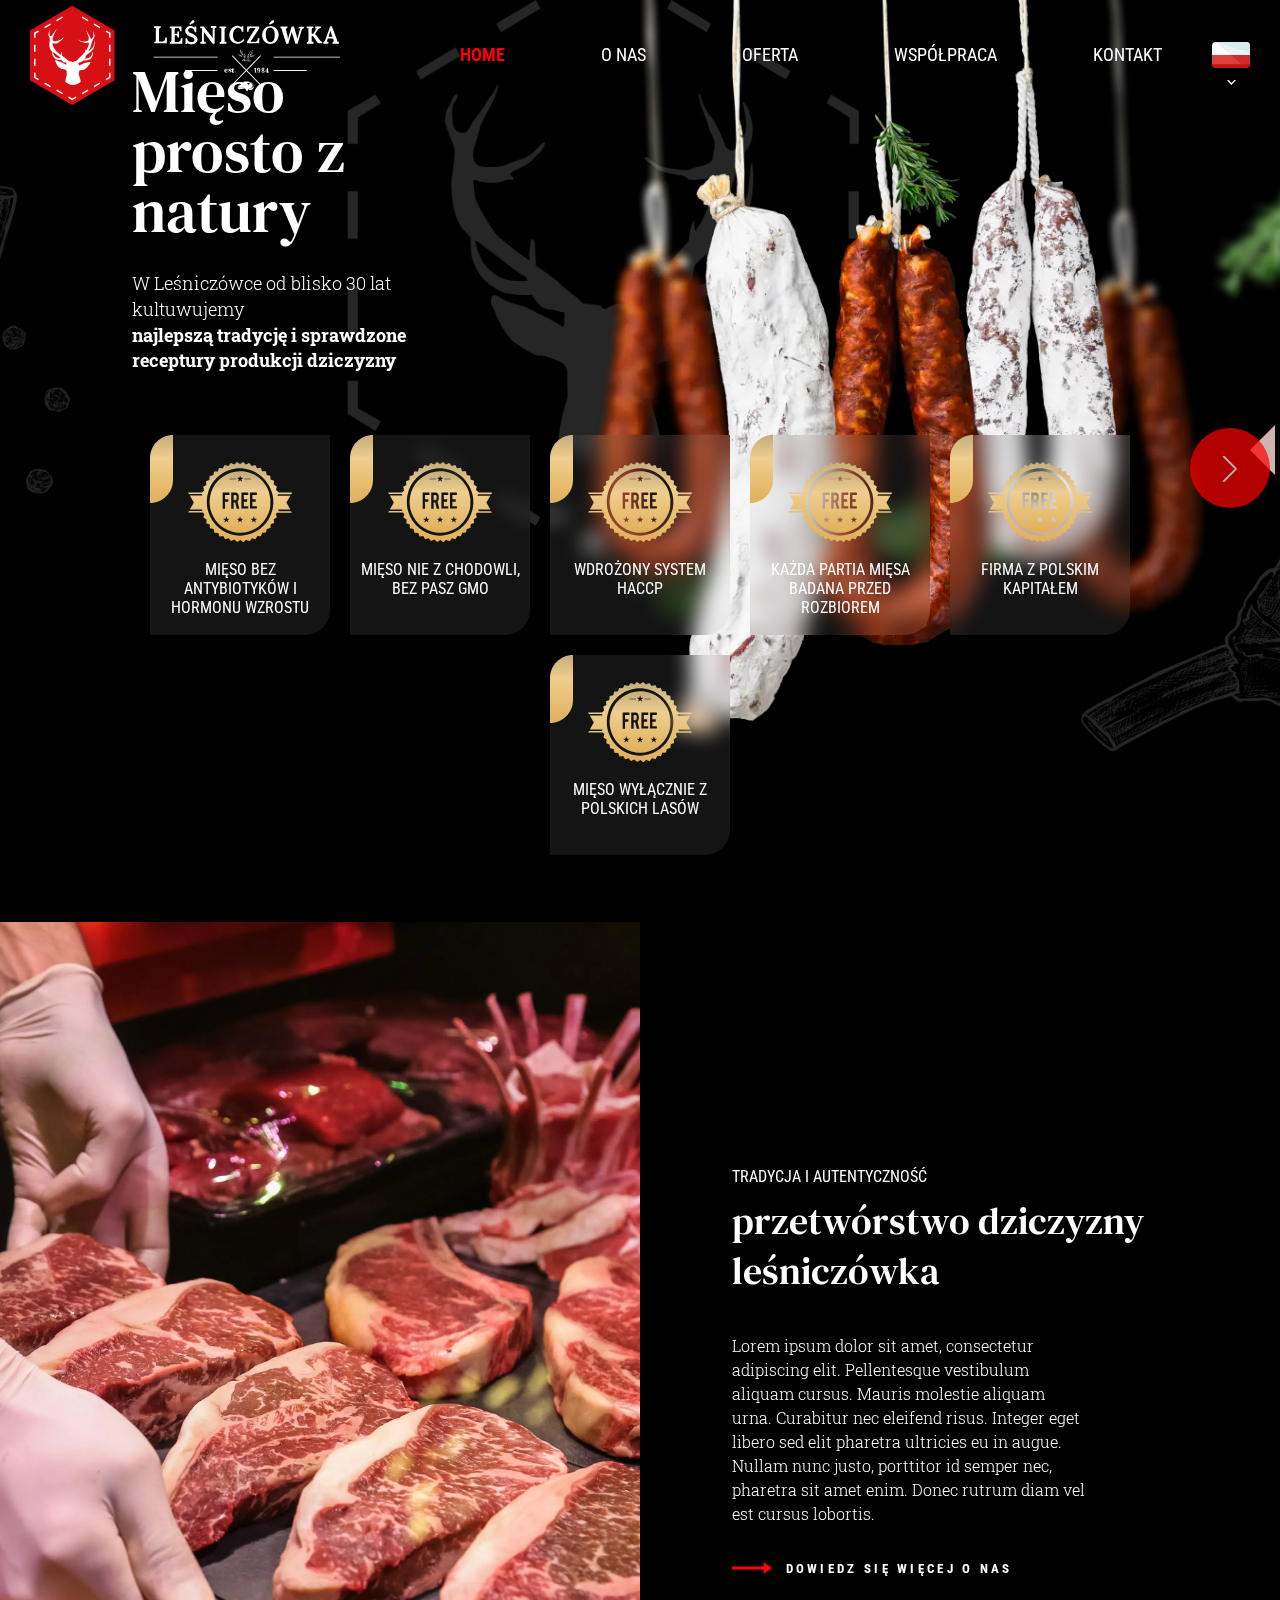
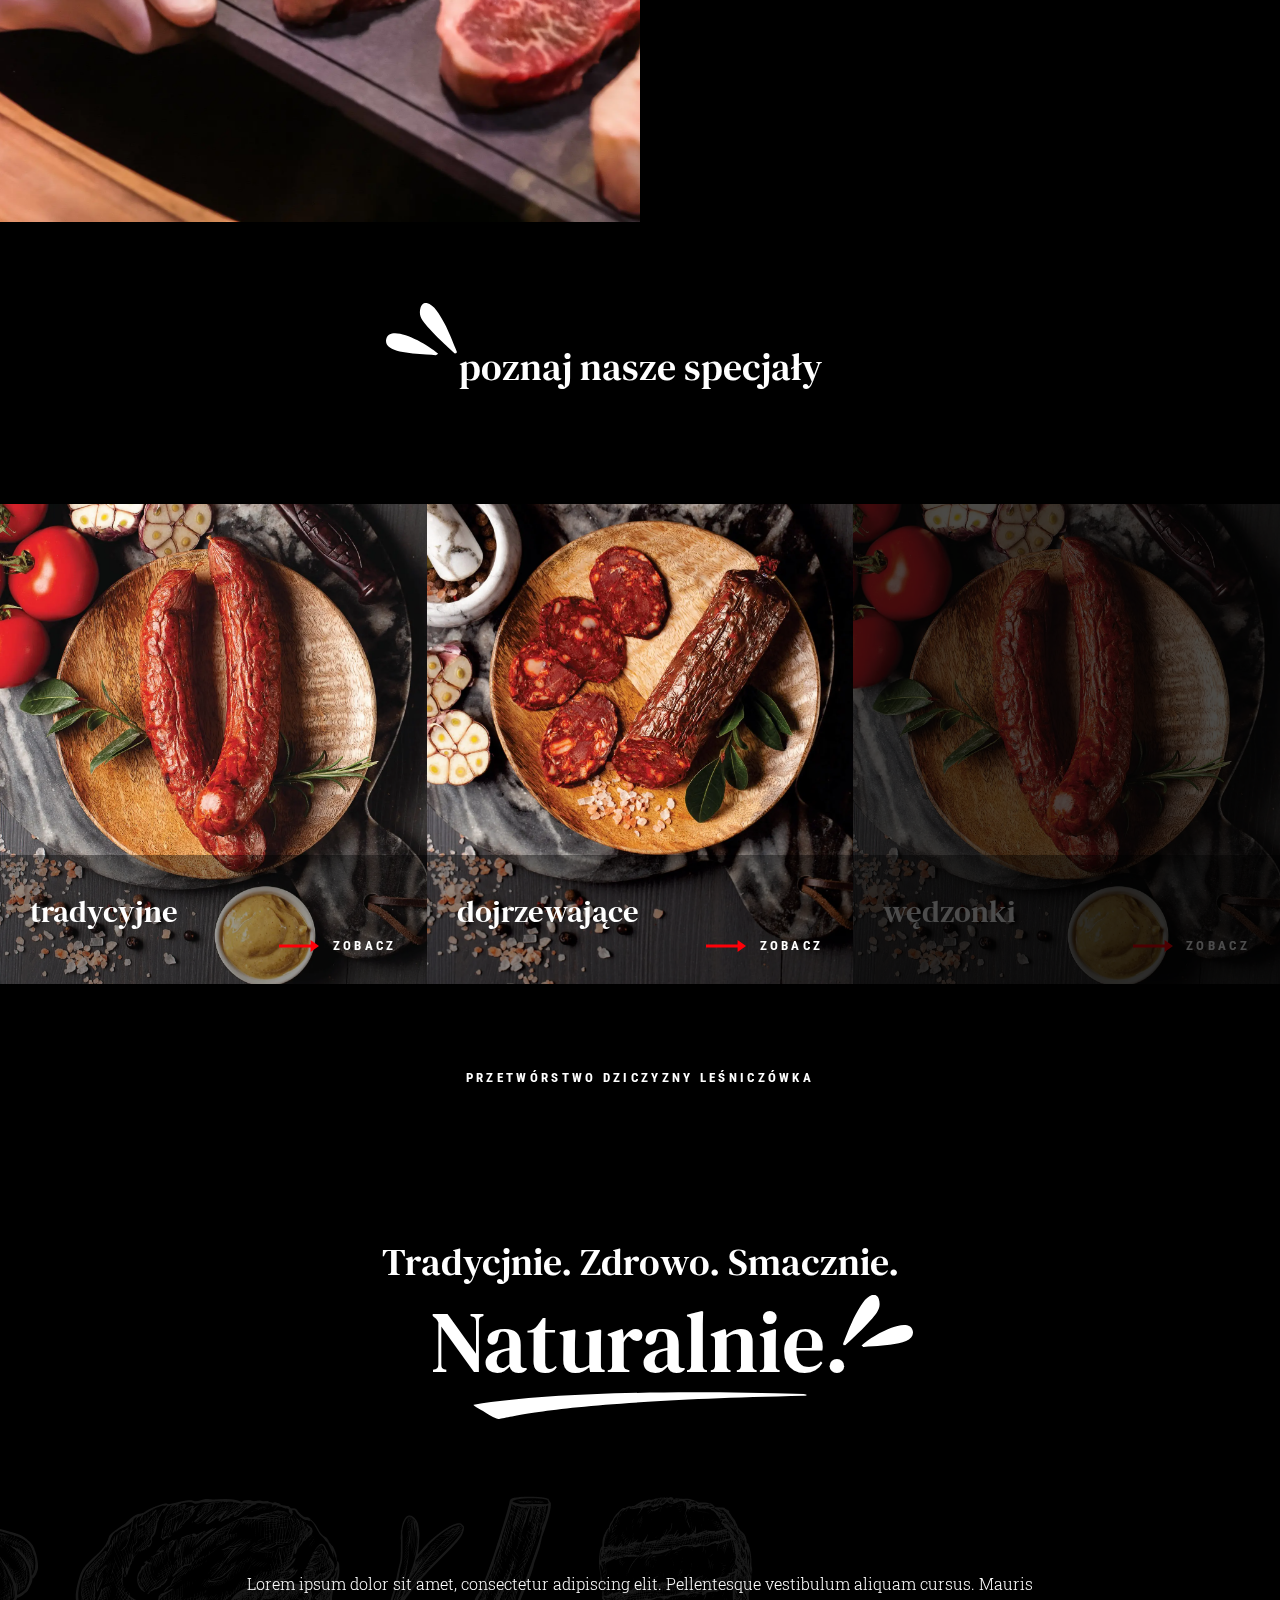
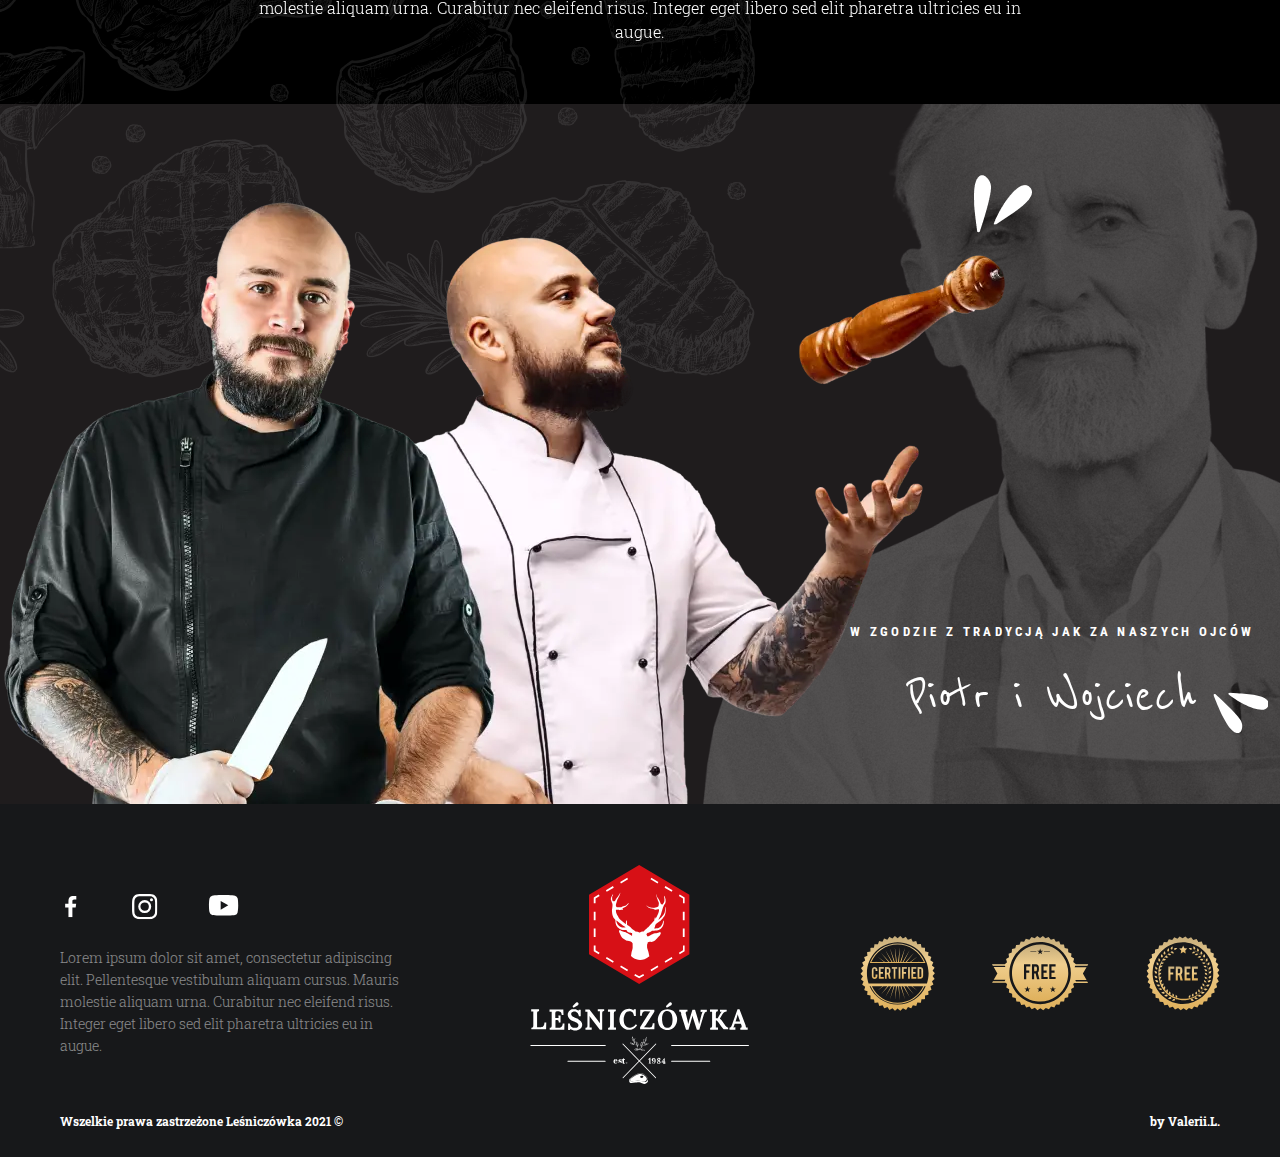
<file: index.html>
<!DOCTYPE html>
<html lang="en">
	<head>
		<title>Lesniczowka - Home</title>
		<meta charset="UTF-8" />
		<meta name="format-detection" content="telephone=no" />
		<link rel="stylesheet" href="css/home-page.min.css" />
		<link rel="stylesheet" href="https://unpkg.com/swiper/swiper-bundle.min.css" />
		<link rel="shortcut icon" href="favicon.ico" />
		<meta name="viewport" content="width=device-width, initial-scale=1.0" />
	</head>

	<body>
		<div class="wrapper">
			<header class="header">
				<div class="header__row">
					<div class="header__column header__column_logo">
						<a href="index.html" class="header__logo">
							<div class="header__icon">
								<picture
									><source srcset="img/svg/logo.svg" type="image/webp" />
									<img src="img/svg/logo.svg" alt="logo"
								/></picture>
							</div>
							<div class="header__firm">
								<picture
									><source srcset="img/svg/logo-text.svg" type="image/webp" />
									<img src="img/svg/logo-text.svg" alt="logo-text"
								/></picture>
							</div>
						</a>
					</div>
					<div class="header__column header__column_menu">
						<div class="header__burger"><span></span></div>
						<nav class="header__menu menu">
							<ul class="menu__list">
								<li class="menu__item"><a href="index.html" class="menu__link menu__link_current">home</a></li>
								<li class="menu__item"><a href="about.html" class="menu__link">O nas</a></li>
								<li class="menu__item"><a href="offers.html" class="menu__link">Oferta</a></li>
								<li class="menu__item"><a href="cooperation.html" class="menu__link">współpraca</a></li>
								<li class="menu__item"><a href="contacts.html" class="menu__link">kontakt</a></li>
							</ul>
						</nav>
					</div>
					<div class="header__column header__column_lang">
						<ul class="header__language language">
							<li class="language__item language__item_active">
								<picture
									><source srcset="img/svg/poland.svg" type="image/webp" />
									<img src="img/svg/poland.svg" alt="poland"
								/></picture>
							</li>
							<li class="language__item">
								<picture
									><source srcset="img/svg/germany.svg" type="image/webp" />
									<img src="img/svg/germany.svg" alt="germany"
								/></picture>
							</li>
						</ul>
					</div>
				</div>
			</header>
			<!-- /.header -->

			<main class="page">
				<a href="https://www.google.com" target="_blank" class="fixed">
					<div class="fixed__icon">
						<picture
							><source srcset="./img/svg/cart.svg" type="image/webp" />
							<img src="./img/svg/cart.svg" alt="cart"
						/></picture>
					</div>
					<div class="fixed__text"><div>Sklep on-line</div></div>
					<div class="fixed__arrow"></div>
				</a>

				<!-- @home-section-subfiles -->
				<section class="parallax">
					<picture
						><source srcset="./img/parallax/p01-1.webp" type="image/webp" />
						<img class="parallax__img" src="./img/parallax/p01-1.png" alt="#" data-speed="-6" data-index="5"
					/></picture>
					<picture
						><source srcset="./img/parallax/p01-2.webp" type="image/webp" />
						<img class="parallax__img" src="./img/parallax/p01-2.png" alt="#" data-speed="6" data-index="5"
					/></picture>
					<picture
						><source srcset="./img/parallax/p01-3.webp" type="image/webp" />
						<img class="parallax__img" src="./img/parallax/p01-3.png" alt="#" data-speed="1" data-index="5"
					/></picture>
					<picture
						><source srcset="./img/parallax/p02-01.webp" type="image/webp" />
						<img class="parallax__img parallax__img_left" src="./img/parallax/p02-01.png" alt="#" data-index="0"
					/></picture>
					<picture
						><source srcset="./img/parallax/p02-02.webp" type="image/webp" />
						<img class="parallax__img parallax__img_left" src="./img/parallax/p02-02.png" alt="#" data-index="0"
					/></picture>
					<picture
						><source srcset="./img/parallax/p02-03.webp" type="image/webp" />
						<img class="parallax__img parallax__img_left" src="./img/parallax/p02-03.png" alt="#" data-index="0"
					/></picture>
					<picture
						><source srcset="./img/parallax/p02-04.webp" type="image/webp" />
						<img class="parallax__img parallax__img_left" src="./img/parallax/p02-04.png" alt="#" data-index="0"
					/></picture>
					<picture
						><source srcset="./img/parallax/p02-05.webp" type="image/webp" />
						<img class="parallax__img parallax__img_left" src="./img/parallax/p02-05.png" alt="#" data-index="0"
					/></picture>
					<picture
						><source srcset="./img/parallax/p03.webp" type="image/webp" />
						<img class="parallax__img" src="./img/parallax/p03.png" alt="#" data-speed="0" data-index="0"
					/></picture>
					<picture
						><source srcset="./img/parallax/p05-01.webp" type="image/webp" />
						<img
							class="parallax__img parallax__img_a"
							src="./img/parallax/p05-01.png"
							alt="#"
							data-speed="10"
							data-index="5"
					/></picture>
					<picture
						><source srcset="./img/parallax/p05-02.webp" type="image/webp" />
						<img
							class="parallax__img parallax__img_b"
							src="./img/parallax/p05-02.png"
							alt="#"
							data-speed="2"
							data-index="2"
					/></picture>
					<picture
						><source srcset="./img/parallax/p05-03.webp" type="image/webp" />
						<img class="parallax__img" src="./img/parallax/p05-03.png" alt="#" data-speed="3" data-index="3"
					/></picture>
					<picture
						><source srcset="./img/parallax/p05-04.webp" type="image/webp" />
						<img class="parallax__img" src="./img/parallax/p05-04.png" alt="#" data-speed="-3" data-index="2"
					/></picture>
					<picture
						><source srcset="./img/parallax/p05-05.webp" type="image/webp" />
						<img
							class="parallax__img parallax__img_b"
							src="./img/parallax/p05-05.png"
							alt="#"
							data-speed="2"
							data-index="1"
					/></picture>
					<picture
						><source srcset="./img/parallax/p05-06.webp" type="image/webp" />
						<img class="parallax__img" src="./img/parallax/p05-06.png" alt="#" data-speed="-7" data-index="6"
					/></picture>
					<picture
						><source srcset="./img/parallax/p05-07.webp" type="image/webp" />
						<img class="parallax__img" src="./img/parallax/p05-07.png" alt="#" data-speed="7" data-index="0"
					/></picture>
					<picture
						><source srcset="./img/parallax/p05-08.webp" type="image/webp" />
						<img class="parallax__img" src="./img/parallax/p05-08.png" alt="#" data-speed="-4" data-index="0"
					/></picture>
					<picture
						><source srcset="./img/parallax/p05-09.webp" type="image/webp" />
						<img class="parallax__img" src="./img/parallax/p05-09.png" alt="#" data-speed="6" data-index="0"
					/></picture>
					<picture
						><source srcset="./img/parallax/p05-10.webp" type="image/webp" />
						<img class="parallax__img" src="./img/parallax/p05-10.png" alt="#" data-speed="-2" data-index="0"
					/></picture>
					<picture
						><source srcset="./img/parallax/p06.webp" type="image/webp" />
						<img class="parallax__img parallax__img_right" src="./img/parallax/p06.png" alt="#" data-index="0"
					/></picture>
				</section>

				<section class="home">
					<div class="home__content">
						<h1 class="home__title page__title page__title_mw">Mięso prosto z natury</h1>
						<div class="home__text page__text">
							<span>W Leśniczówce od blisko 30 lat kultuwujemy</span>
							<br />
							najlepszą tradycję i sprawdzone receptury produkcji dziczyzny
						</div>
					</div>
					<!-- home__content -->
					<div class="home__features features">
						<div class="features__row">
							<div class="features__column features__column_home">
								<div class="features__card">
									<div class="features__decor">
										<picture
											><source srcset="img/svg/cards-decor.svg" type="image/webp" />
											<img src="img/svg/cards-decor.svg"
										/></picture>
									</div>
									<div class="features__img">
										<picture
											><source srcset="img/svg/free.svg" type="image/webp" />
											<img src="img/svg/free.svg"
										/></picture>
									</div>
									<div class="features__text features__text_home">mięso bez antybiotyków i hormonu wzrostu</div>
								</div>
							</div>
							<div class="features__column features__column_home">
								<div class="features__card">
									<div class="features__decor">
										<picture
											><source srcset="img/svg/cards-decor.svg" type="image/webp" />
											<img src="img/svg/cards-decor.svg"
										/></picture>
									</div>
									<div class="features__img">
										<picture
											><source srcset="img/svg/free.svg" type="image/webp" />
											<img src="img/svg/free.svg"
										/></picture>
									</div>
									<div class="features__text features__text_home">mięso nie z chodowli, bez pasz GMO</div>
								</div>
							</div>
							<div class="features__column features__column_home">
								<div class="features__card">
									<div class="features__decor">
										<picture
											><source srcset="img/svg/cards-decor.svg" type="image/webp" />
											<img src="img/svg/cards-decor.svg"
										/></picture>
									</div>
									<div class="features__img">
										<picture
											><source srcset="img/svg/free.svg" type="image/webp" />
											<img src="img/svg/free.svg"
										/></picture>
									</div>
									<div class="features__text features__text_home">WDROŻONY system HACCP</div>
								</div>
							</div>
							<div class="features__column features__column_home">
								<div class="features__card">
									<div class="features__decor">
										<picture
											><source srcset="img/svg/cards-decor.svg" type="image/webp" />
											<img src="img/svg/cards-decor.svg"
										/></picture>
									</div>
									<div class="features__img">
										<picture
											><source srcset="img/svg/free.svg" type="image/webp" />
											<img src="img/svg/free.svg"
										/></picture>
									</div>
									<div class="features__text features__text_home">każda partia mięsa badana przed rozbiorem</div>
								</div>
							</div>
							<div class="features__column features__column_home">
								<div class="features__card">
									<div class="features__decor">
										<picture
											><source srcset="img/svg/cards-decor.svg" type="image/webp" />
											<img src="img/svg/cards-decor.svg"
										/></picture>
									</div>
									<div class="features__img">
										<picture
											><source srcset="img/svg/free.svg" type="image/webp" />
											<img src="img/svg/free.svg"
										/></picture>
									</div>
									<div class="features__text features__text_home">firma z polskim kapitałem</div>
								</div>
							</div>
							<div class="features__column features__column_home">
								<div class="features__card">
									<div class="features__decor">
										<picture
											><source srcset="img/svg/cards-decor.svg" type="image/webp" />
											<img src="img/svg/cards-decor.svg"
										/></picture>
									</div>
									<div class="features__img">
										<picture
											><source srcset="img/svg/free.svg" type="image/webp" />
											<img src="img/svg/free.svg"
										/></picture>
									</div>
									<div class="features__text features__text_home">mięso wyłącznie z polskich lasów</div>
								</div>
							</div>
						</div>
						<!-- features__row -->
					</div>
					<!-- features -->
				</section>

				<section class="about about_home" style="background-image: url('./img/backgrounds/01.jpg')">
					<div class="about__row about__row_mh about__row_mb">
						<div class="about__column">
							<div class="about__img">
								<picture
									><source srcset="img/home/02-01.webp" type="image/webp" />
									<img src="img/home/02-01.jpg" alt="meat"
								/></picture>
							</div>
						</div>
						<div class="about__column">
							<div class="about__text">
								<div class="about__subtitle">TRADYCJA I AUTENTYCZNOŚĆ</div>
								<h2 class="about__title section-title">przetwórstwo dziczyzny leśniczówka</h2>
								<p class="about__article">
									Lorem ipsum dolor sit amet, consectetur adipiscing elit. Pellentesque vestibulum aliquam cursus.
									Mauris molestie aliquam urna. Curabitur nec eleifend risus. Integer eget libero sed elit pharetra
									ultricies eu in augue. Nullam nunc justo, porttitor id semper nec, pharetra sit amet enim. Donec
									rutrum diam vel est cursus lobortis.
								</p>
								<a href="#" class="about__link arrow-link"><span>DOWIEDZ SIĘ WIĘCEJ O NAS</span></a>
							</div>
						</div>
					</div>
					<h2 class="about__products section-title"><span>poznaj nasze specjały</span></h2>
				</section>

				<section class="products">
					<div class="products__slider swiper-container">
						<div class="swiper-wrapper">
							<div class="swiper-slide">
								<div class="slide">
									<div class="slide__img">
										<picture
											><source srcset="./img/home/03-01.webp" type="image/webp" />
											<img src="./img/home/03-01.jpg" alt="products01"
										/></picture>
									</div>
									<div class="slide__text">
										<div class="slide__name">tradycyjne</div>
										<a class="slide__link arrow-link" href="product.html"><span>zobacz</span></a>
									</div>
								</div>
							</div>
							<div class="swiper-slide">
								<div class="slide">
									<div class="slide__img">
										<picture
											><source srcset="./img/home/03-02.webp" type="image/webp" />
											<img src="./img/home/03-02.jpg" alt="products02"
										/></picture>
									</div>
									<div class="slide__text">
										<div class="slide__name">dojrzewające</div>
										<a class="slide__link arrow-link" href="product.html"><span>zobacz</span></a>
									</div>
								</div>
							</div>
							<div class="swiper-slide">
								<div class="slide">
									<div class="slide__img">
										<picture
											><source srcset="./img/home/03-03.webp" type="image/webp" />
											<img src="./img/home/03-03.jpg" alt="products03"
										/></picture>
									</div>
									<div class="slide__text">
										<div class="slide__name">wędzonki</div>
										<a class="slide__link arrow-link" href="product.html"><span>zobacz</span></a>
									</div>
								</div>
							</div>
							<div class="swiper-slide">
								<div class="slide">
									<div class="slide__img">
										<picture
											><source srcset="./img/home/03-01.webp" type="image/webp" />
											<img src="./img/home/03-01.jpg" alt="products01"
										/></picture>
									</div>
									<div class="slide__text">
										<div class="slide__name">tradycyjne</div>
										<a class="slide__link arrow-link" href="product.html"><span>zobacz</span></a>
									</div>
								</div>
							</div>
							<div class="swiper-slide">
								<div class="slide">
									<div class="slide__img">
										<picture
											><source srcset="./img/home/03-02.webp" type="image/webp" />
											<img src="./img/home/03-02.jpg" alt="products02"
										/></picture>
									</div>
									<div class="slide__text">
										<div class="slide__name">dojrzewające</div>
										<a class="slide__link arrow-link" href="product.html"><span>zobacz</span></a>
									</div>
								</div>
							</div>
							<div class="swiper-slide">
								<div class="slide">
									<div class="slide__img">
										<picture
											><source srcset="./img/home/03-03.webp" type="image/webp" />
											<img src="./img/home/03-03.jpg" alt="products03"
										/></picture>
									</div>
									<div class="slide__text">
										<div class="slide__name">wędzonki</div>
										<a class="slide__link arrow-link" href="product.html"><span>zobacz</span></a>
									</div>
								</div>
							</div>
						</div>
						<div class="swiper-button-next"></div>
					</div>
					<!-- products__slider -->
				</section>
				<!-- products -->

				<section class="poster" style="background-image: url('./img/backgrounds/02.jpg')">
					<div class="poster__header arrow-link"><span>przetwórstwo dziczyzny leśniczówka</span></div>
					<div class="poster__content">
						<h2 class="poster__subtitle section-title">Tradycjnie. Zdrowo. Smacznie.</h2>
						<div class="poster__banner">Naturalnie.</div>
					</div>
					<div class="poster__footer">
						<p>
							Lorem ipsum dolor sit amet, consectetur adipiscing elit. Pellentesque vestibulum aliquam cursus. Mauris
							molestie aliquam urna. Curabitur nec eleifend risus. Integer eget libero sed elit pharetra ultricies eu in
							augue.
						</p>
					</div>
				</section>

				<section class="team" style="background-image: url('./img/backgrounds/04.png')">
					<div class="team__decor">
						<picture
							><source srcset="../img/home/05-decor.webp" type="image/webp" />
							<img src="../img/home/05-decor.png" alt="#"
						/></picture>
					</div>
					<div class="team__image">
						<picture
							><source srcset="./img/team.webp" type="image/webp" />
							<img src="./img/team.png" alt="#"
						/></picture>
					</div>
					<div class="team__text">
						<div class="team__subtitle arrow-link"><span>w zgodzie z tradycją jak za naszych ojców</span></div>
						<div class="team__names">Piotr i Wojciech</div>
					</div>
				</section>
			</main>
			<!-- /.main -->
			<footer class="footer">
				<div class="footer__row">
					<div class="footer__column">
						<div class="footer__item">
							<div class="footer__social">
								<a href="#" class="footer__link"
									><picture
										><source srcset="./img/svg/facebook.svg" type="image/webp" />
										<img src="./img/svg/facebook.svg" alt="#" srcset="" /></picture
								></a>
								<a href="#" class="footer__link"
									><picture
										><source srcset="./img/svg/instagram.svg" type="image/webp" />
										<img src="./img/svg/instagram.svg" alt="#" srcset="" /></picture
								></a>
								<a href="" class="footer__link"
									><picture
										><source srcset="./img/svg/youtube.svg" type="image/webp" />
										<img src="./img/svg/youtube.svg" alt="#" srcset="" /></picture
								></a>
							</div>
							<div class="footer__text">
								Lorem ipsum dolor sit amet, consectetur adipiscing elit. Pellentesque vestibulum aliquam cursus. Mauris
								molestie aliquam urna. Curabitur nec eleifend risus. Integer eget libero sed elit pharetra ultricies eu
								in augue.
							</div>
						</div>
					</div>
					<div class="footer__column footer__column_logo">
						<a href="index.html" class="footer__logo">
							<div class="footer__icon">
								<picture
									><source srcset="img/svg/logo.svg" type="image/webp" />
									<img src="img/svg/logo.svg" alt="logo"
								/></picture>
							</div>
							<div class="footer__firm">
								<picture
									><source srcset="img/svg/logo-text.svg" type="image/webp" />
									<img src="img/svg/logo-text.svg" alt="logo-text"
								/></picture>
							</div>
						</a>
					</div>
					<div class="footer__column">
						<div class="footer__features">
							<div class="footer__feature">
								<picture
									><source srcset="./img/svg/certified.svg" type="image/webp" />
									<img src="./img/svg/certified.svg" alt="#" srcset=""
								/></picture>
							</div>
							<div class="footer__feature">
								<picture
									><source srcset="./img/svg/free.svg" type="image/webp" />
									<img src="./img/svg/free.svg" alt="#" srcset=""
								/></picture>
							</div>
							<div class="footer__feature">
								<picture
									><source srcset="./img/svg/free-o.svg" type="image/webp" />
									<img src="./img/svg/free-o.svg" alt="#" srcset=""
								/></picture>
							</div>
						</div>
					</div>
				</div>
				<div class="footer__copy">
					<span>Wszelkie prawa zastrzeżone Leśniczówka 2021 ©</span
					><span>by Valerii.L.</span>
				</div>
			</footer>
			<!-- /.footer -->
		</div>
		<!-- /.wrapper -->
		<script src="https://unpkg.com/swiper/swiper-bundle.min.js"></script>
		<script src="js/app.min.js"></script>
	</body>
</html>
</file>
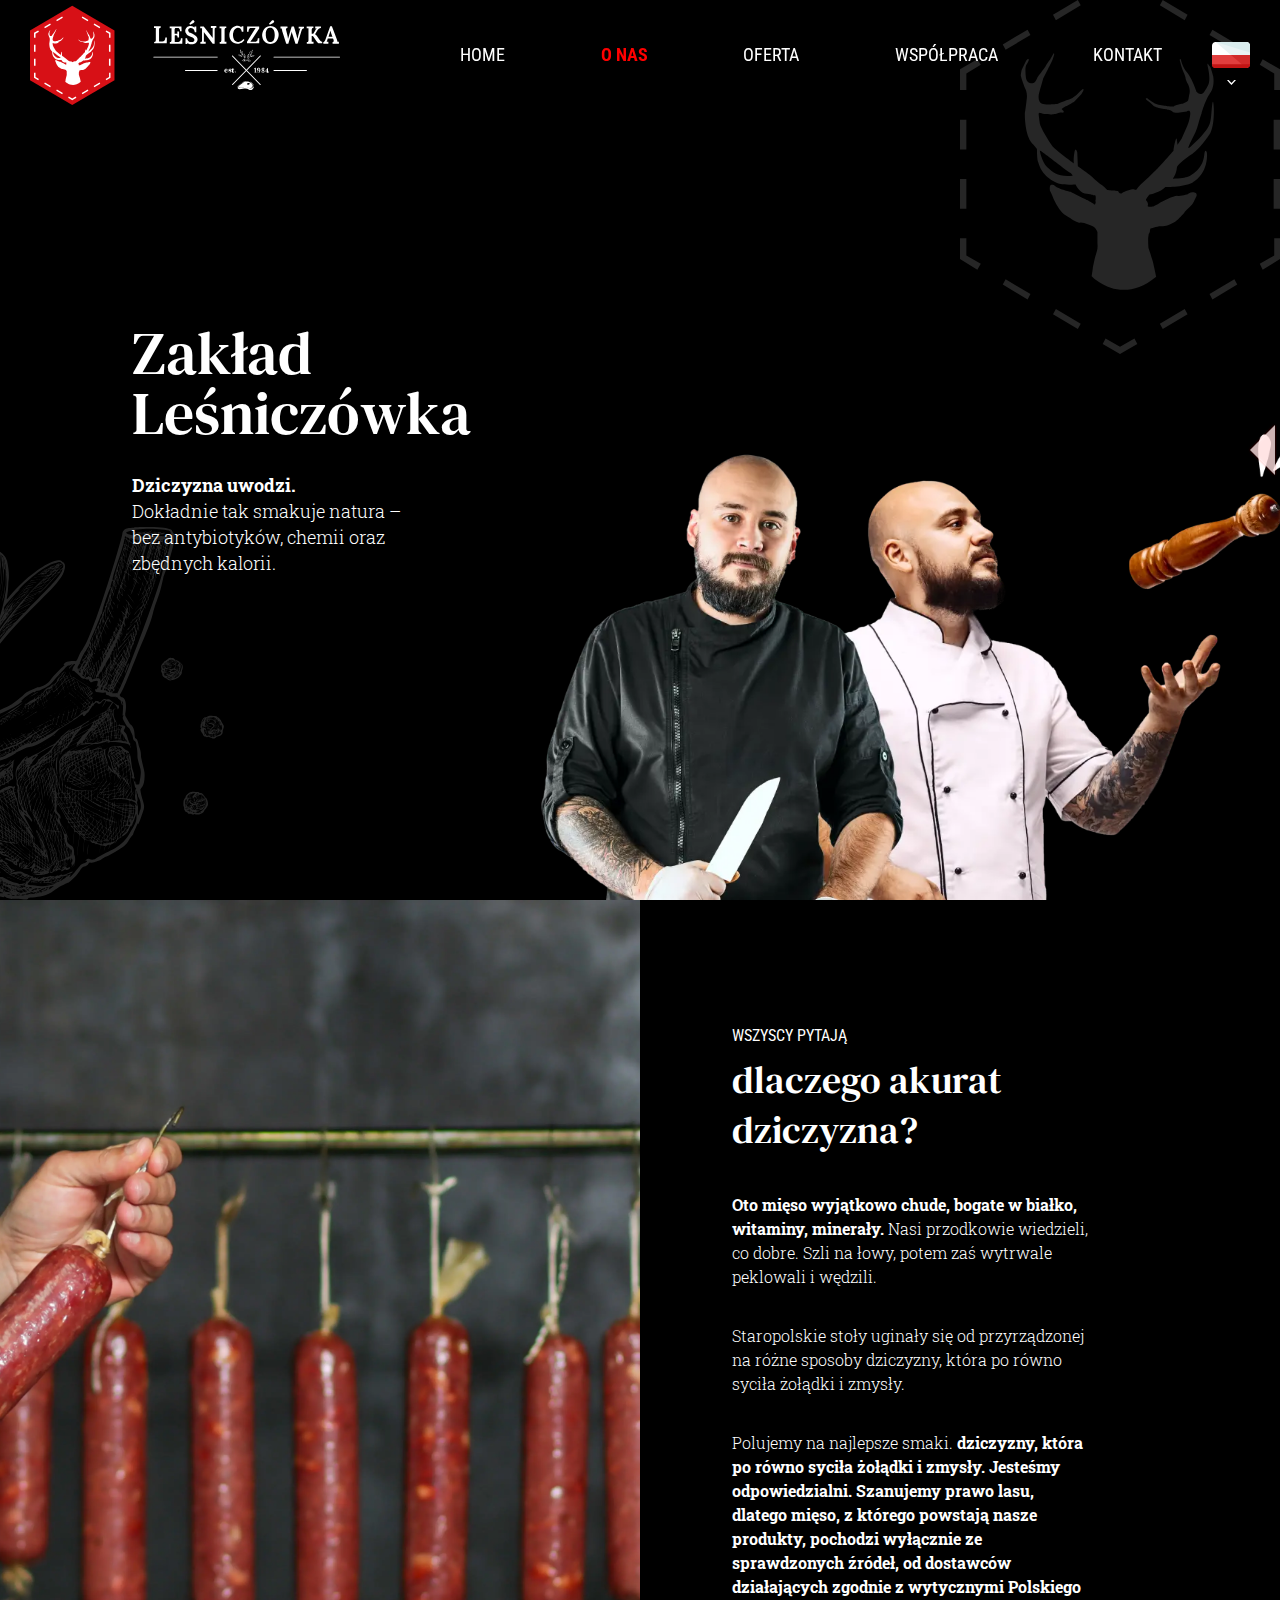
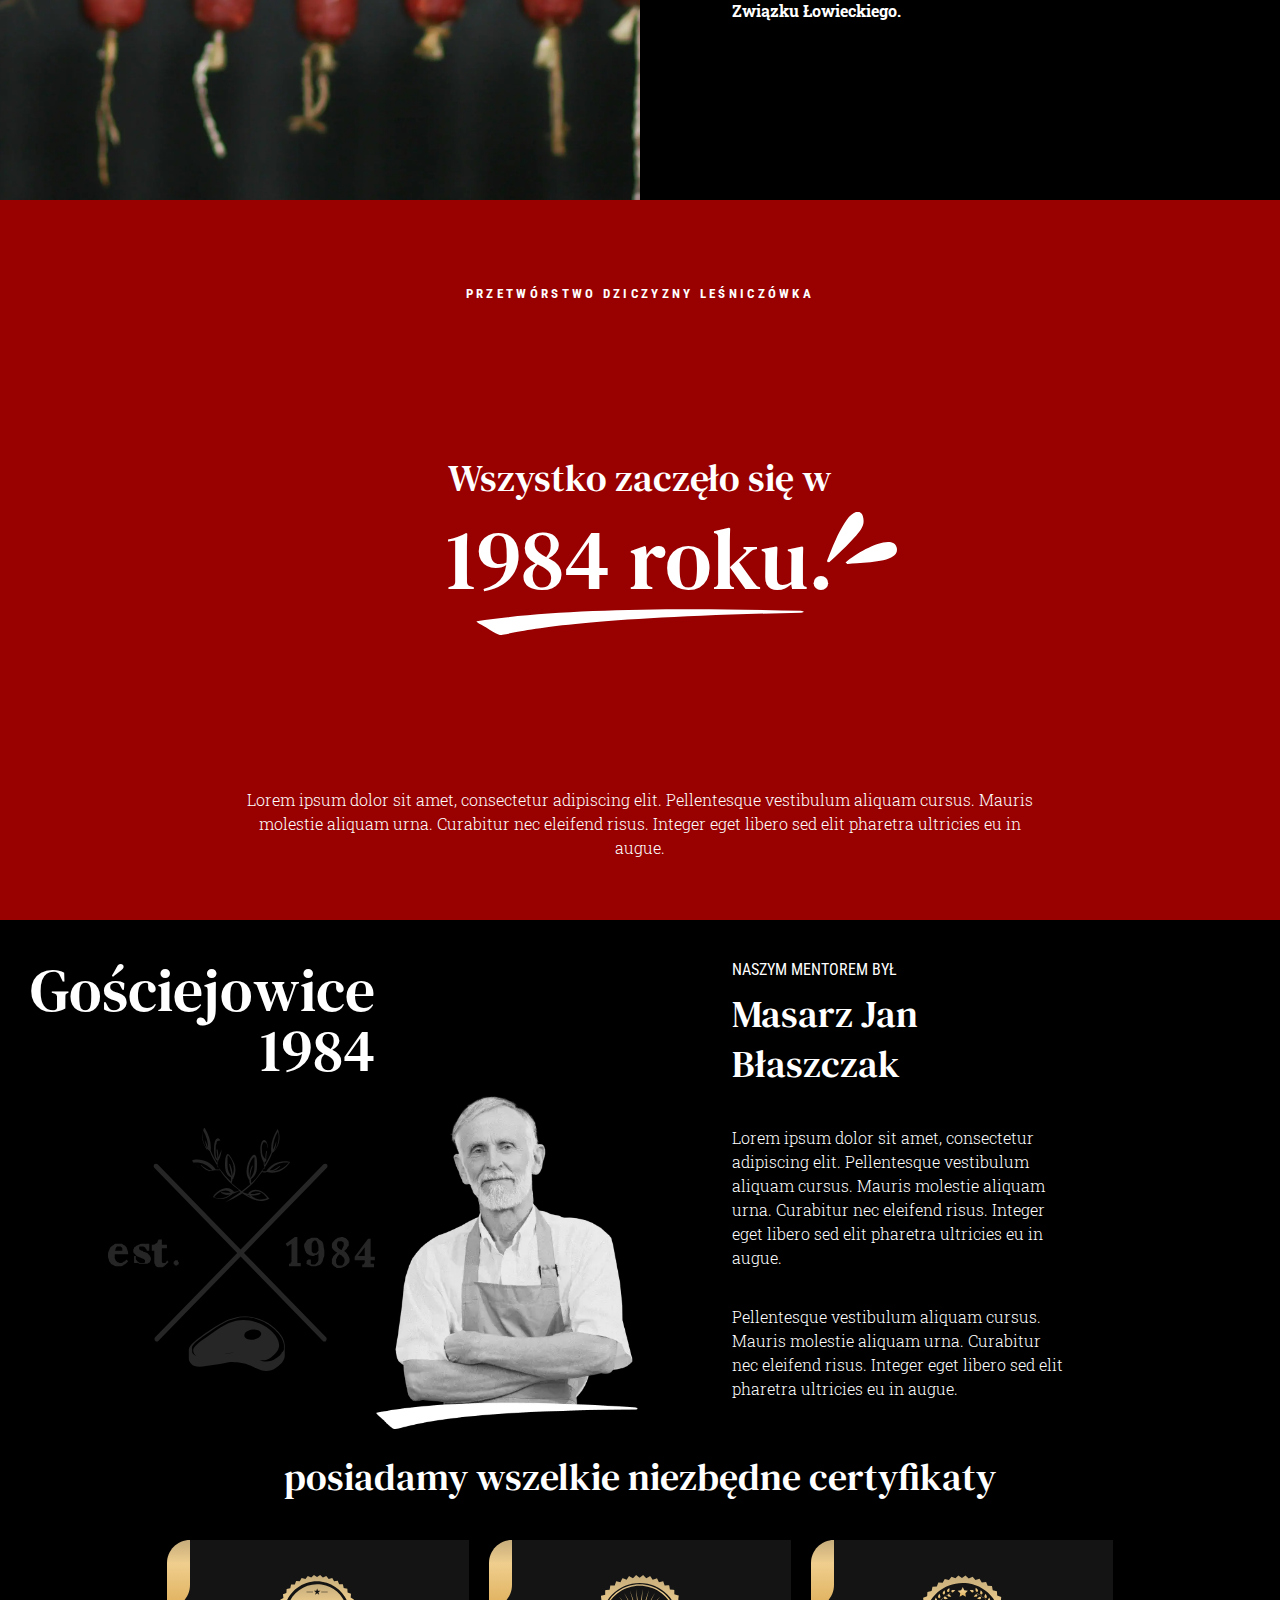
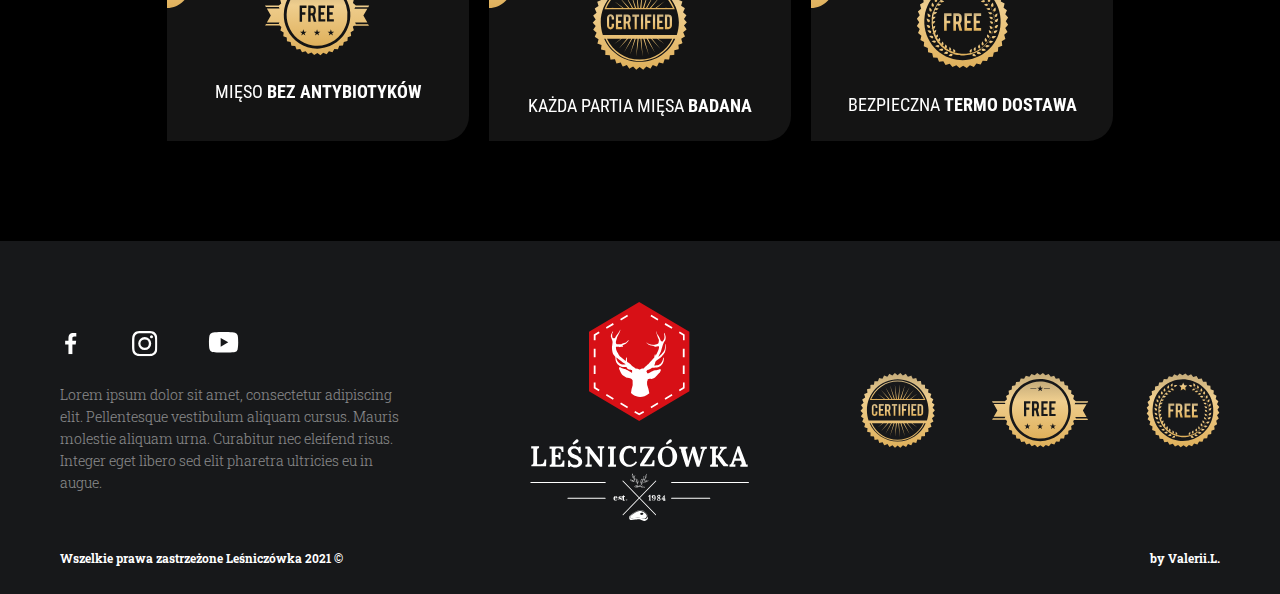
<file: about.html>
<!DOCTYPE html>
<html lang="en">
	<head>
	<title>Lesniczowka - O nas</title>
	<meta charset="UTF-8" />
	<meta name="format-detection" content="telephone=no" />
	<link rel="stylesheet" href="css/about-page.min.css" />
	<link rel="stylesheet" href="https://unpkg.com/swiper/swiper-bundle.min.css" />
	<link rel="shortcut icon" href="favicon.ico" />
	<meta name="viewport" content="width=device-width, initial-scale=1.0" />
</head>

	<body>
		<div class="wrapper">
			<header class="header">
	<div class="header__row">
		<div class="header__column header__column_logo">
			<a href="index.html" class="header__logo">
				<div class="header__icon"><picture><source srcset="img/svg/logo.svg" type="image/webp"><img src="img/svg/logo.svg" alt="logo" /></picture></div>
				<div class="header__firm"><picture><source srcset="img/svg/logo-text.svg" type="image/webp"><img src="img/svg/logo-text.svg" alt="logo-text" /></picture></div>
			</a>
		</div>
		<div class="header__column header__column_menu">
			<div class="header__burger"><span></span></div>
			<nav class="header__menu menu">
				<ul class="menu__list">
					<li class="menu__item"><a href="index.html" class="menu__link @@home">home</a></li>
					<li class="menu__item"><a href="about.html" class="menu__link menu__link_current">O nas</a></li>
					<li class="menu__item"><a href="offers.html" class="menu__link @@oferta">Oferta</a></li>
					<li class="menu__item"><a href="cooperation.html" class="menu__link @@wspolpraca">współpraca</a></li>
					<li class="menu__item"><a href="contacts.html" class="menu__link @@kontakt">kontakt</a></li>
				</ul>
			</nav>
		</div>
		<div class="header__column header__column_lang">
			<ul class="header__language language">
				<li class="language__item language__item_active"><picture><source srcset="img/svg/poland.svg" type="image/webp"><img src="img/svg/poland.svg" alt="poland" /></picture></li>
				<li class="language__item"><picture><source srcset="img/svg/germany.svg" type="image/webp"><img src="img/svg/germany.svg" alt="germany" /></picture></li>
			</ul>
		</div>
	</div>
</header>
<!-- /.header -->

			<main class="page">
				<a href="https://www.google.com" target="_blank" class="fixed">
	<div class="fixed__icon"><picture><source srcset="./img/svg/cart.svg" type="image/webp"><img src="./img/svg/cart.svg" alt="cart" /></picture></div>
	<div class="fixed__text"><div>Sklep on-line</div></div>
	<div class="fixed__arrow"></div>
</a>
 
				<!-- @about-section-subfiles -->
				<section class="about-page-home">
	<div class="about-page-home__content">
		<h1 class="about-page-home__title page__title page__title_mw">Zakład Leśniczówka</h1>
		<div class="about-page-home__text page__text">
			Dziczyzna uwodzi.
			<br />
			<span>Dokładnie tak smakuje natura – bez antybiotyków, chemii oraz zbędnych kalorii.</span>
		</div>
	</div>
</section>
 
				<section class="about">
	<div class="about__row about__row_mh">
		<div class="about__column">
			<div class="about__img"><picture><source srcset="img/about/01.webp" type="image/webp"><img src="img/about/01.jpg" alt="meat" /></picture></div>
		</div>
		<div class="about__column">
			<div class="about__text">
				<div class="about__subtitle">wszyscy pytają</div>
				<h2 class="about__title section-title about__title_350">dlaczego akurat dziczyzna?</h2>
				<p class="about__article">
					<span>Oto mięso wyjątkowo chude, bogate w białko, witaminy, minerały. </span>Nasi przodkowie wiedzieli, co
					dobre. Szli na łowy, potem zaś wytrwale peklowali i wędzili.
				</p>
				<p class="about__article">
					Staropolskie stoły uginały się od przyrządzonej na różne sposoby dziczyzny, która po równo syciła żołądki i
					zmysły.
				</p>
				<p class="about__article">
					Polujemy na najlepsze smaki.
					<span>
						dziczyzny, która po równo syciła żołądki i zmysły. Jesteśmy odpowiedzialni. Szanujemy prawo lasu, dlatego
						mięso, z którego powstają nasze produkty, pochodzi wyłącznie ze sprawdzonych źródeł, od dostawców
						działających zgodnie z wytycznymi Polskiego Związku Łowieckiego.
					</span>
				</p>
			</div>
		</div>
	</div>
</section>

				<section class="poster poster_about" style="background-image: url('./img/backgrounds/03.jpg')">
	<div class="poster__header arrow-link"><span>przetwórstwo dziczyzny leśniczówka</span></div>
	<div class="poster__content">
		<h2 class="poster__subtitle section-title">Wszystko zaczęło się w</h2>
		<div class="poster__banner poster__banner_about">1984 roku.</div>
	</div>
	<div class="poster__footer">
		<p>
			Lorem ipsum dolor sit amet, consectetur adipiscing elit. Pellentesque vestibulum aliquam cursus. Mauris molestie
			aliquam urna. Curabitur nec eleifend risus. Integer eget libero sed elit pharetra ultricies eu in augue.
		</p>
	</div>
</section>

				<section class="about about_mentor" style="background-image: url(./img/backgrounds/01.jpg)">
	<div class="about__row">
		<div class="about__column">
			<div class="about__left">
				<div class="about__history">
					<div class="about__year page__title">Gościejowice <span>1984</span></div>
					<div class="about__logo"><picture><source srcset="./img/svg/x-logo.svg" type="image/webp"><img src="./img/svg/x-logo.svg" alt="logo" /></picture></div>
				</div>
				<div class="about__photo"><picture><source srcset="img/about/mentor.webp" type="image/webp"><img src="img/about/mentor.png" alt="mentor" /></picture></div>
			</div>
		</div>
		<div class="about__column">
			<div class="about__text">
				<div class="about__subtitle">naszym mentorem był</div>
				<h2 class="about__title section-title about__title_350">Masarz Jan Błaszczak</h2>
				<p class="about__article">
					Lorem ipsum dolor sit amet, consectetur adipiscing elit. Pellentesque vestibulum aliquam cursus. Mauris
					molestie aliquam urna. Curabitur nec eleifend risus. Integer eget libero sed elit pharetra ultricies eu in
					augue.
				</p>
				<p class="about__article">
					Pellentesque vestibulum aliquam cursus. Mauris molestie aliquam urna. Curabitur nec eleifend risus. Integer
					eget libero sed elit pharetra ultricies eu in augue.
				</p>
			</div>
		</div>
	</div>
	<h2 class="section-title about__name">posiadamy wszelkie niezbędne certyfikaty</h2>
	<div class="about__features features">
		<div class="features__row features__row_about">
			<div class="features__column features__column_about">
				<div class="features__card">
					<div class="features__decor"><picture><source srcset="img/svg/cards-decor.svg" type="image/webp"><img src="img/svg/cards-decor.svg" /></picture></div>
					<div class="features__img"><picture><source srcset="img/svg/free.svg" type="image/webp"><img src="img/svg/free.svg" /></picture></div>
					<div class="features__text">mięso <span>bez antybiotyków</span></div>
				</div>
			</div>
			<div class="features__column features__column_about">
				<div class="features__card">
					<div class="features__decor"><picture><source srcset="img/svg/cards-decor.svg" type="image/webp"><img src="img/svg/cards-decor.svg" /></picture></div>
					<div class="features__img"><picture><source srcset="img/svg/certified.svg" type="image/webp"><img src="img/svg/certified.svg" /></picture></div>
					<div class="features__text">KAŻDA PARTIA MIĘSA <span>BADANA</span></div>
				</div>
			</div>
			<div class="features__column features__column_about">
				<div class="features__card">
					<div class="features__decor"><picture><source srcset="img/svg/cards-decor.svg" type="image/webp"><img src="img/svg/cards-decor.svg" /></picture></div>
					<div class="features__img"><picture><source srcset="img/svg/free-o.svg" type="image/webp"><img src="img/svg/free-o.svg" /></picture></div>
					<div class="features__text">bezpieczna <span>termo dostawa</span></div>
				</div>
			</div>
		</div>
		<!-- features__row -->
	</div>
</section>

			</main>
			<!-- /.main -->
			<footer class="footer">
	<div class="footer__row">
		<div class="footer__column">
			<div class="footer__item">
				<div class="footer__social">
					<a href="#" class="footer__link"><picture><source srcset="./img/svg/facebook.svg" type="image/webp"><img src="./img/svg/facebook.svg" alt="#" srcset="" /></picture></a>
					<a href="#" class="footer__link"><picture><source srcset="./img/svg/instagram.svg" type="image/webp"><img src="./img/svg/instagram.svg" alt="#" srcset="" /></picture></a>
					<a href="" class="footer__link"><picture><source srcset="./img/svg/youtube.svg" type="image/webp"><img src="./img/svg/youtube.svg" alt="#" srcset="" /></picture></a>
				</div>
				<div class="footer__text">
					Lorem ipsum dolor sit amet, consectetur adipiscing elit. Pellentesque vestibulum aliquam cursus. Mauris
					molestie aliquam urna. Curabitur nec eleifend risus. Integer eget libero sed elit pharetra ultricies eu in
					augue.
				</div>
			</div>
		</div>
		<div class="footer__column footer__column_logo">
			<a href="index.html" class="footer__logo">
				<div class="footer__icon"><picture><source srcset="img/svg/logo.svg" type="image/webp"><img src="img/svg/logo.svg" alt="logo" /></picture></div>
				<div class="footer__firm"><picture><source srcset="img/svg/logo-text.svg" type="image/webp"><img src="img/svg/logo-text.svg" alt="logo-text" /></picture></div>
			</a>
		</div>
		<div class="footer__column">
			<div class="footer__features">
				<div class="footer__feature"><picture><source srcset="./img/svg/certified.svg" type="image/webp"><img src="./img/svg/certified.svg" alt="#" srcset="" /></picture></div>
				<div class="footer__feature"><picture><source srcset="./img/svg/free.svg" type="image/webp"><img src="./img/svg/free.svg" alt="#" srcset="" /></picture></div>
				<div class="footer__feature"><picture><source srcset="./img/svg/free-o.svg" type="image/webp"><img src="./img/svg/free-o.svg" alt="#" srcset="" /></picture></div>
			</div>
		</div>
	</div>
	<div class="footer__copy">
		<span>Wszelkie prawa zastrzeżone Leśniczówka 2021 ©</span><span>by Valerii.L.</span>
	</div>
</footer>
<!-- /.footer -->

		</div>
		<!-- /.wrapper -->
		<script src="https://unpkg.com/swiper/swiper-bundle.min.js"></script>
		<script src="js/app.min.js"></script>
	</body>
</html>
</file>
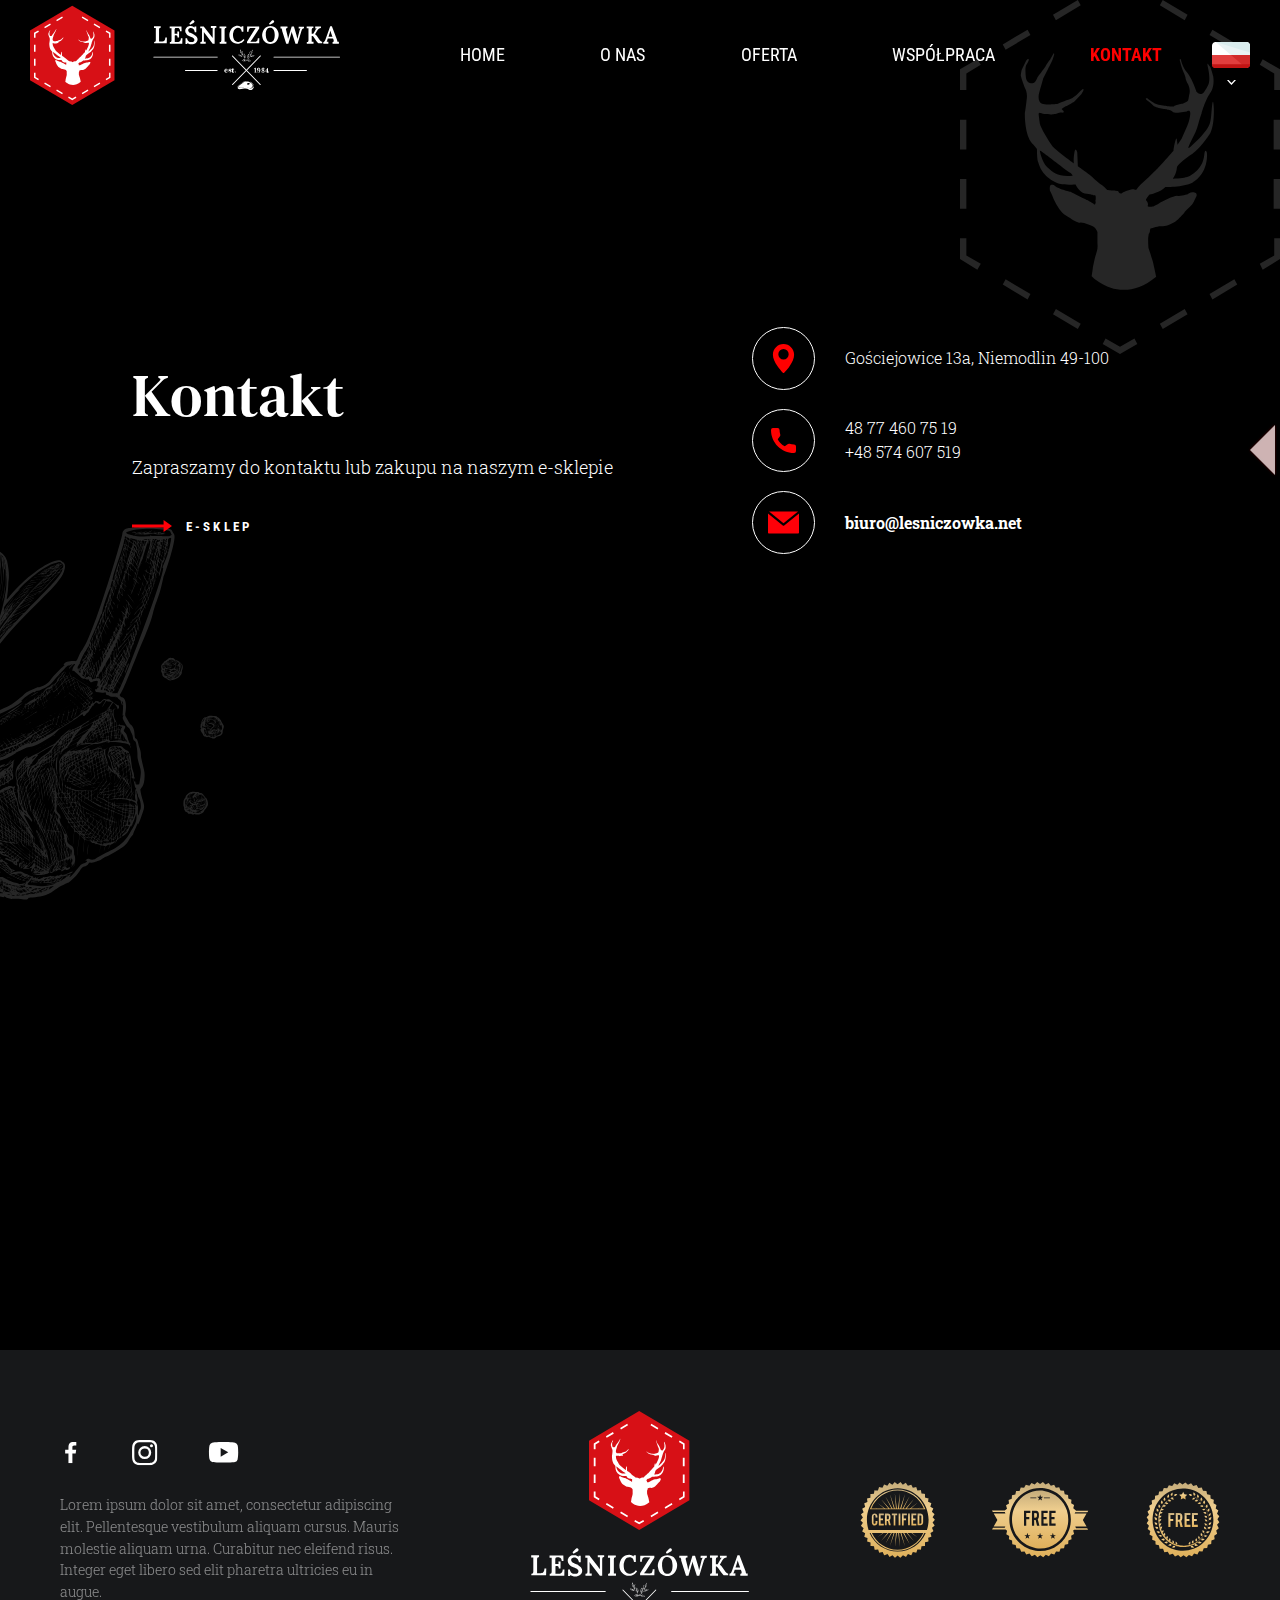
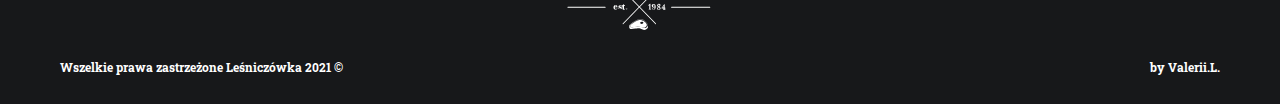
<file: contacts.html>
<!DOCTYPE html>
<html lang="en">
	<head>
	<title>Lesniczowka - Kontakt</title>
	<meta charset="UTF-8" />
	<meta name="format-detection" content="telephone=no" />
	<link rel="stylesheet" href="css/contacts-page.min.css" />
	<link rel="stylesheet" href="https://unpkg.com/swiper/swiper-bundle.min.css" />
	<link rel="shortcut icon" href="favicon.ico" />
	<meta name="viewport" content="width=device-width, initial-scale=1.0" />
</head>

	<body>
		<div class="wrapper">
			<header class="header">
	<div class="header__row">
		<div class="header__column header__column_logo">
			<a href="index.html" class="header__logo">
				<div class="header__icon"><picture><source srcset="img/svg/logo.svg" type="image/webp"><img src="img/svg/logo.svg" alt="logo" /></picture></div>
				<div class="header__firm"><picture><source srcset="img/svg/logo-text.svg" type="image/webp"><img src="img/svg/logo-text.svg" alt="logo-text" /></picture></div>
			</a>
		</div>
		<div class="header__column header__column_menu">
			<div class="header__burger"><span></span></div>
			<nav class="header__menu menu">
				<ul class="menu__list">
					<li class="menu__item"><a href="index.html" class="menu__link @@home">home</a></li>
					<li class="menu__item"><a href="about.html" class="menu__link @@oNas">O nas</a></li>
					<li class="menu__item"><a href="offers.html" class="menu__link @@oferta">Oferta</a></li>
					<li class="menu__item"><a href="cooperation.html" class="menu__link @@wspolpraca">współpraca</a></li>
					<li class="menu__item"><a href="contacts.html" class="menu__link menu__link_current">kontakt</a></li>
				</ul>
			</nav>
		</div>
		<div class="header__column header__column_lang">
			<ul class="header__language language">
				<li class="language__item language__item_active"><picture><source srcset="img/svg/poland.svg" type="image/webp"><img src="img/svg/poland.svg" alt="poland" /></picture></li>
				<li class="language__item"><picture><source srcset="img/svg/germany.svg" type="image/webp"><img src="img/svg/germany.svg" alt="germany" /></picture></li>
			</ul>
		</div>
	</div>
</header>
<!-- /.header -->

			<main class="page"><a href="https://www.google.com" target="_blank" class="fixed">
	<div class="fixed__icon"><picture><source srcset="./img/svg/cart.svg" type="image/webp"><img src="./img/svg/cart.svg" alt="cart" /></picture></div>
	<div class="fixed__text"><div>Sklep on-line</div></div>
	<div class="fixed__arrow"></div>
</a>
 <section class="contacts-home">
	<div class="contacts-home__row">
		<div class="contacts-home__column">
			<div class="contacts-home__content">
				<h1 class="contacts-home__title page__title">Kontakt</h1>
				<div class="contacts-home__text">Zapraszamy do kontaktu lub zakupu na naszym e-sklepie</div>
				<a href="#" class="arrow-link"><span>e-sklep</span></a>
			</div>
		</div>
		<div class="contacts-home__column">
			<ul class="cooperation-contacts__list cooperation-contacts__list_white">
				<li class="cooperation-contacts__item">
					<div class="cooperation-contacts__icon"><picture><source srcset="img/contact/01.svg" type="image/webp"><img src="img/contact/01.svg" alt="#" /></picture></div>
					<a class="cooperation-contacts__link" href="https://goo.gl/maps/Jan3wQ5ATXSWKDtN9">
						Gościejowice 13a, Niemodlin 49-100</a
					>
				</li>
				<li class="cooperation-contacts__item">
					<div class="cooperation-contacts__icon"><picture><source srcset="img/contact/02.svg" type="image/webp"><img src="img/contact/02.svg" alt="#" /></picture></div>
					<a class="cooperation-contacts__link" href="tel:48774607519">
						<span>48 77 460 75 19</span> <span>+48 574 607 519</span></a
					>
				</li>
				<li class="cooperation-contacts__item">
					<div class="cooperation-contacts__icon"><picture><source srcset="img/contact/03.svg" type="image/webp"><img src="img/contact/03.svg" alt="#" /></picture></div>
					<a class="cooperation-contacts__link cooperation-contacts__link_mail" href="mailto:biuro@lesniczowka.net"
						>biuro@lesniczowka.net
					</a>
				</li>
			</ul>
		</div>
	</div>
</section>
<section class="map">
	<iframe
		src="https://www.google.com/maps/embed?pb=!1m14!1m8!1m3!1d80970.84799819667!2d17.550926!3d50.639395!3m2!1i1024!2i768!4f13.1!3m3!1m2!1s0x4711b53d3d9667d3%3A0x4b878cc5307a5862!2sLe%C5%9Bnicz%C3%B3wka%20Go%C5%9Bciejowice%20Dziczyzna!5e0!3m2!1sru!2spl!4v1624480278111!5m2!1sru!2spl"
		allowfullscreen=""
		loading="lazy"
	></iframe>
</section>
</main>
			<!-- /.main -->
			<footer class="footer">
	<div class="footer__row">
		<div class="footer__column">
			<div class="footer__item">
				<div class="footer__social">
					<a href="#" class="footer__link"><picture><source srcset="./img/svg/facebook.svg" type="image/webp"><img src="./img/svg/facebook.svg" alt="#" srcset="" /></picture></a>
					<a href="#" class="footer__link"><picture><source srcset="./img/svg/instagram.svg" type="image/webp"><img src="./img/svg/instagram.svg" alt="#" srcset="" /></picture></a>
					<a href="" class="footer__link"><picture><source srcset="./img/svg/youtube.svg" type="image/webp"><img src="./img/svg/youtube.svg" alt="#" srcset="" /></picture></a>
				</div>
				<div class="footer__text">
					Lorem ipsum dolor sit amet, consectetur adipiscing elit. Pellentesque vestibulum aliquam cursus. Mauris
					molestie aliquam urna. Curabitur nec eleifend risus. Integer eget libero sed elit pharetra ultricies eu in
					augue.
				</div>
			</div>
		</div>
		<div class="footer__column footer__column_logo">
			<a href="index.html" class="footer__logo">
				<div class="footer__icon"><picture><source srcset="img/svg/logo.svg" type="image/webp"><img src="img/svg/logo.svg" alt="logo" /></picture></div>
				<div class="footer__firm"><picture><source srcset="img/svg/logo-text.svg" type="image/webp"><img src="img/svg/logo-text.svg" alt="logo-text" /></picture></div>
			</a>
		</div>
		<div class="footer__column">
			<div class="footer__features">
				<div class="footer__feature"><picture><source srcset="./img/svg/certified.svg" type="image/webp"><img src="./img/svg/certified.svg" alt="#" srcset="" /></picture></div>
				<div class="footer__feature"><picture><source srcset="./img/svg/free.svg" type="image/webp"><img src="./img/svg/free.svg" alt="#" srcset="" /></picture></div>
				<div class="footer__feature"><picture><source srcset="./img/svg/free-o.svg" type="image/webp"><img src="./img/svg/free-o.svg" alt="#" srcset="" /></picture></div>
			</div>
		</div>
	</div>
	<div class="footer__copy">
		<span>Wszelkie prawa zastrzeżone Leśniczówka 2021 ©</span><span>by Valerii.L.</span>
	</div>
</footer>
<!-- /.footer -->

		</div>
		<!-- /.wrapper -->
		<script src="https://unpkg.com/swiper/swiper-bundle.min.js"></script>
		<script src="js/app.min.js"></script>
	</body>
</html>
</file>
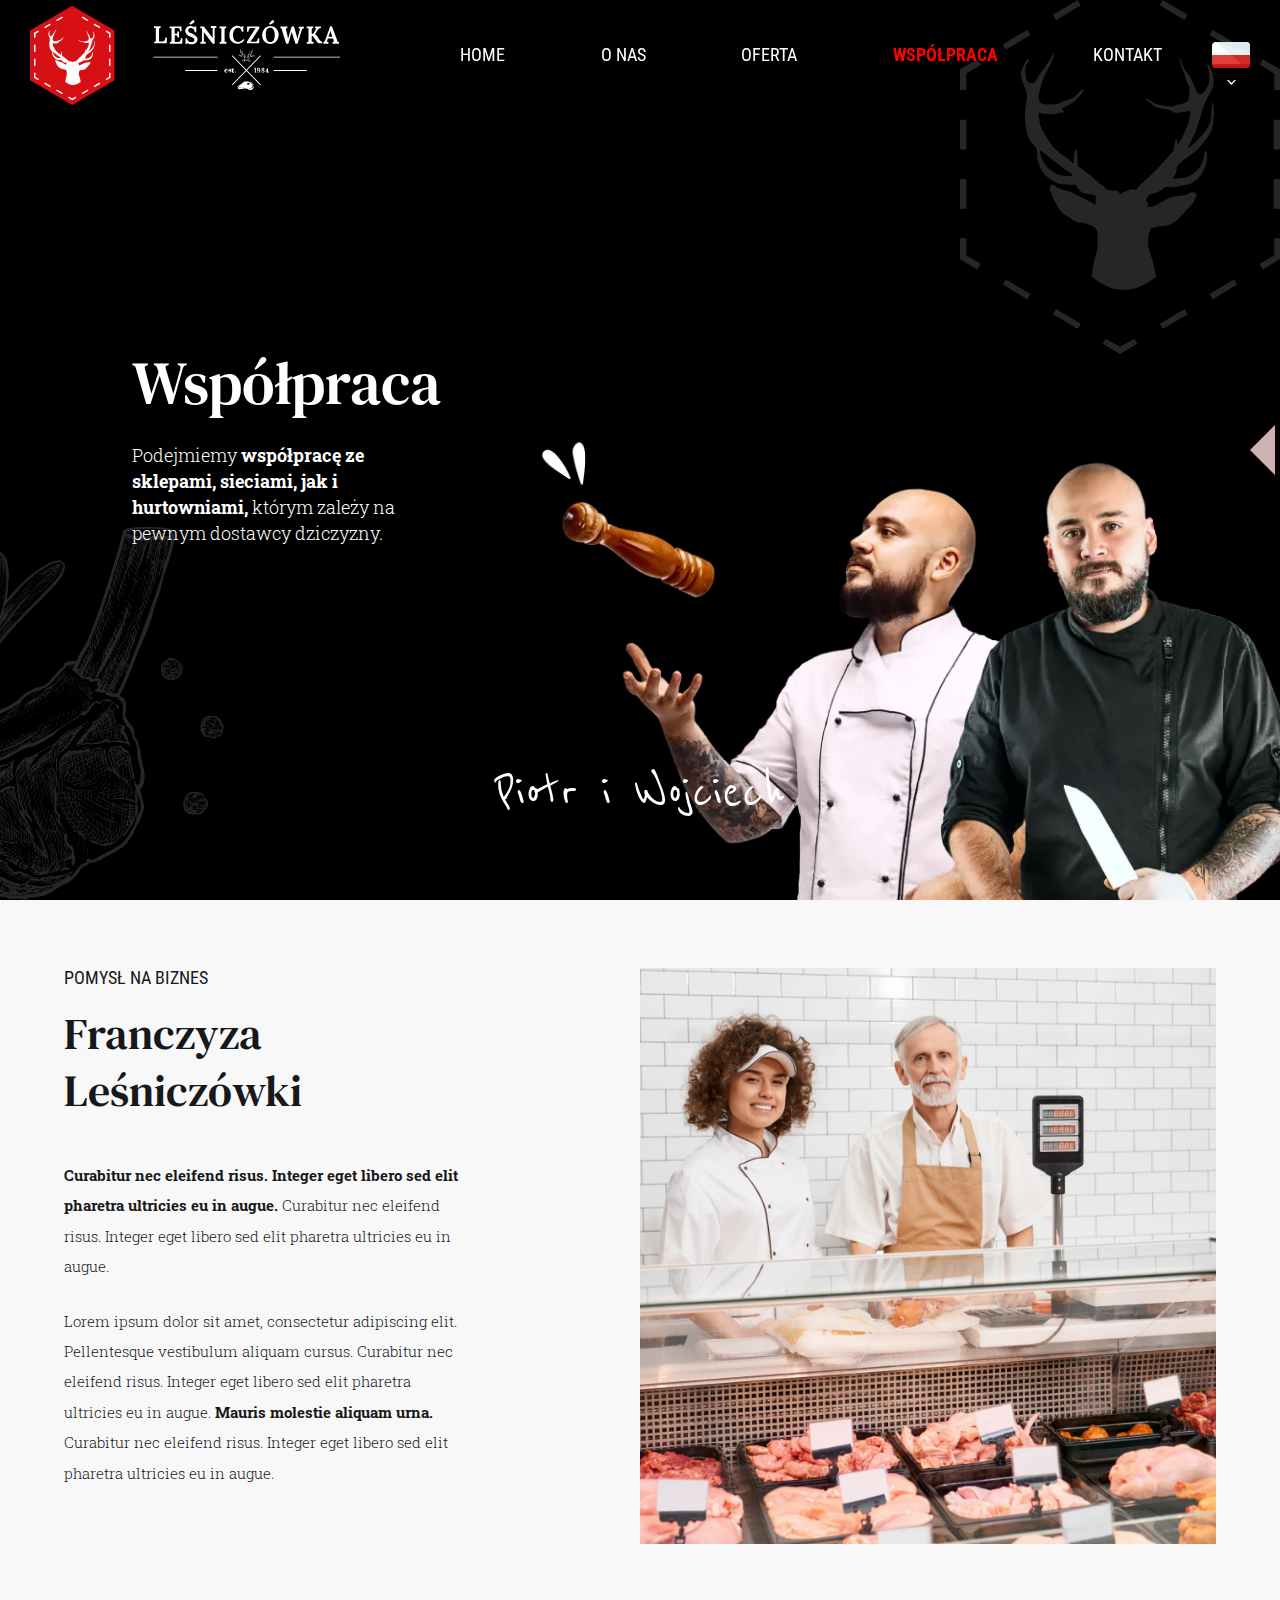
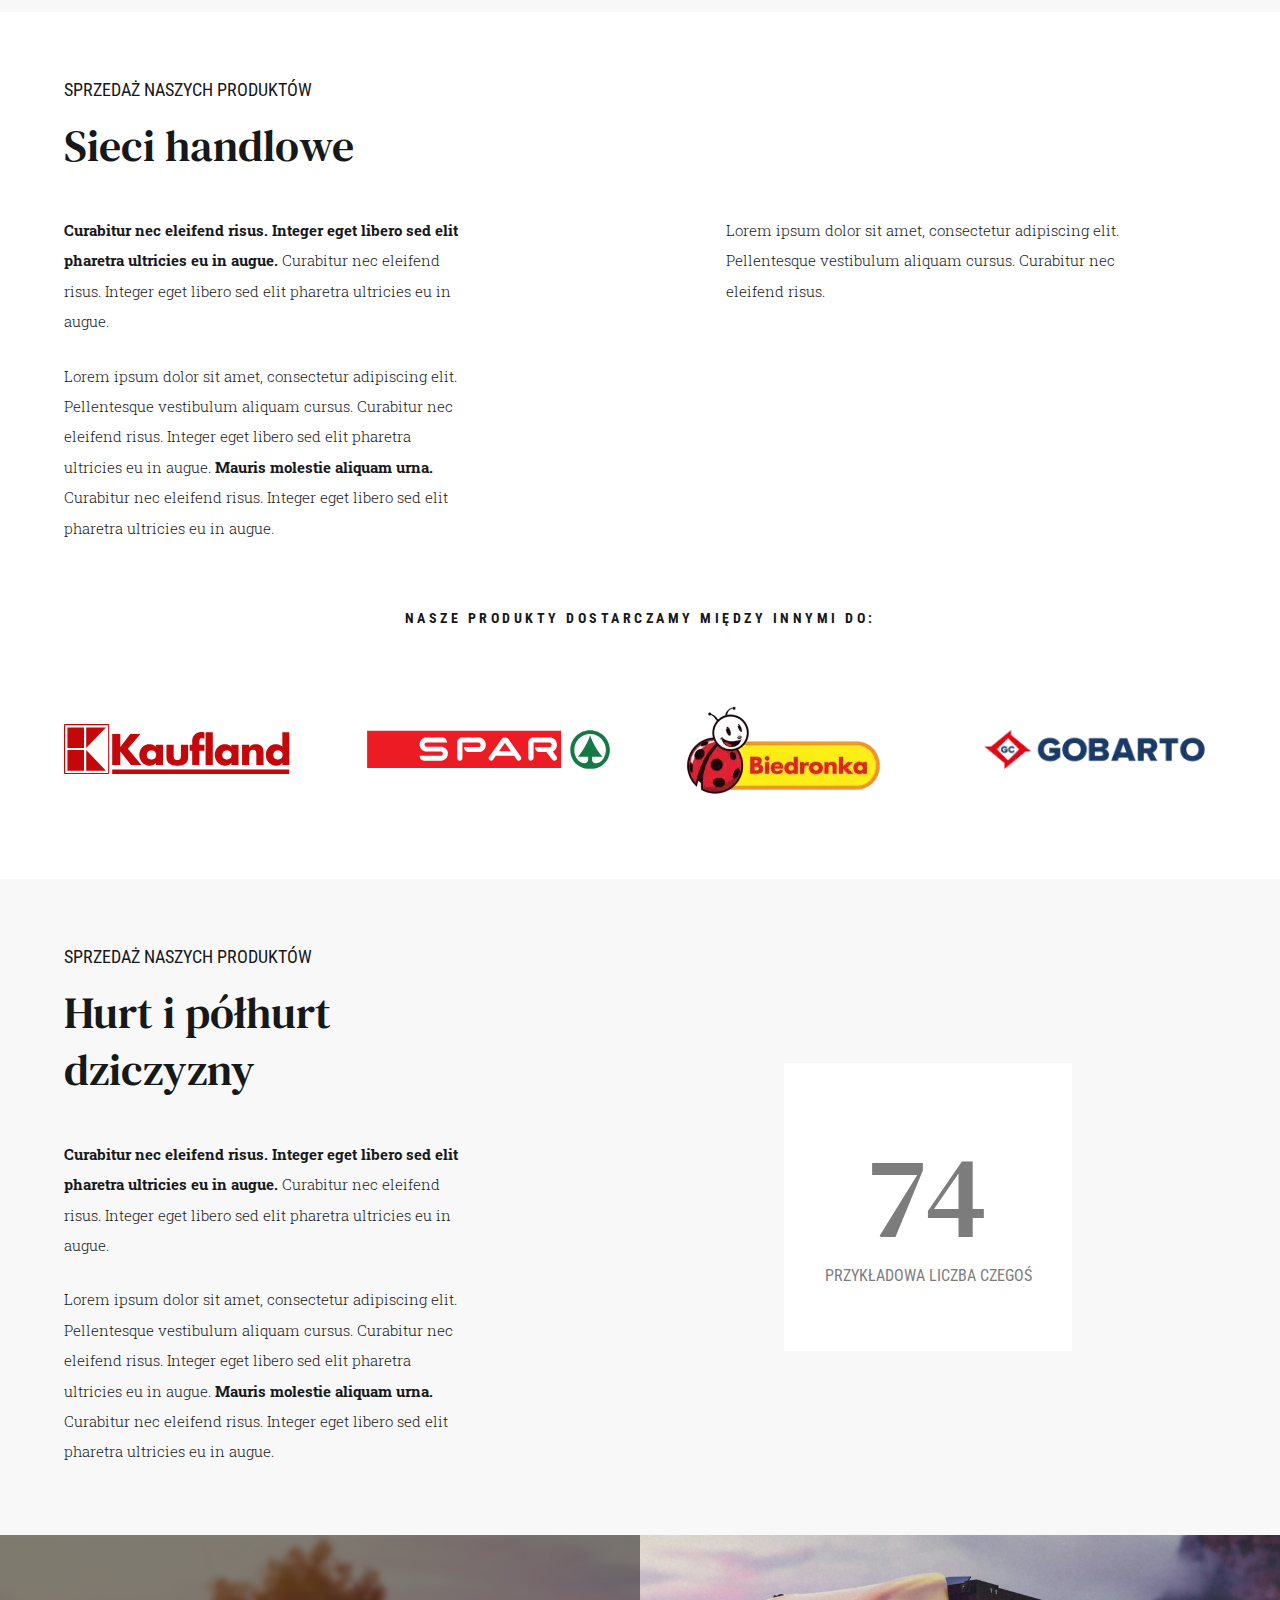
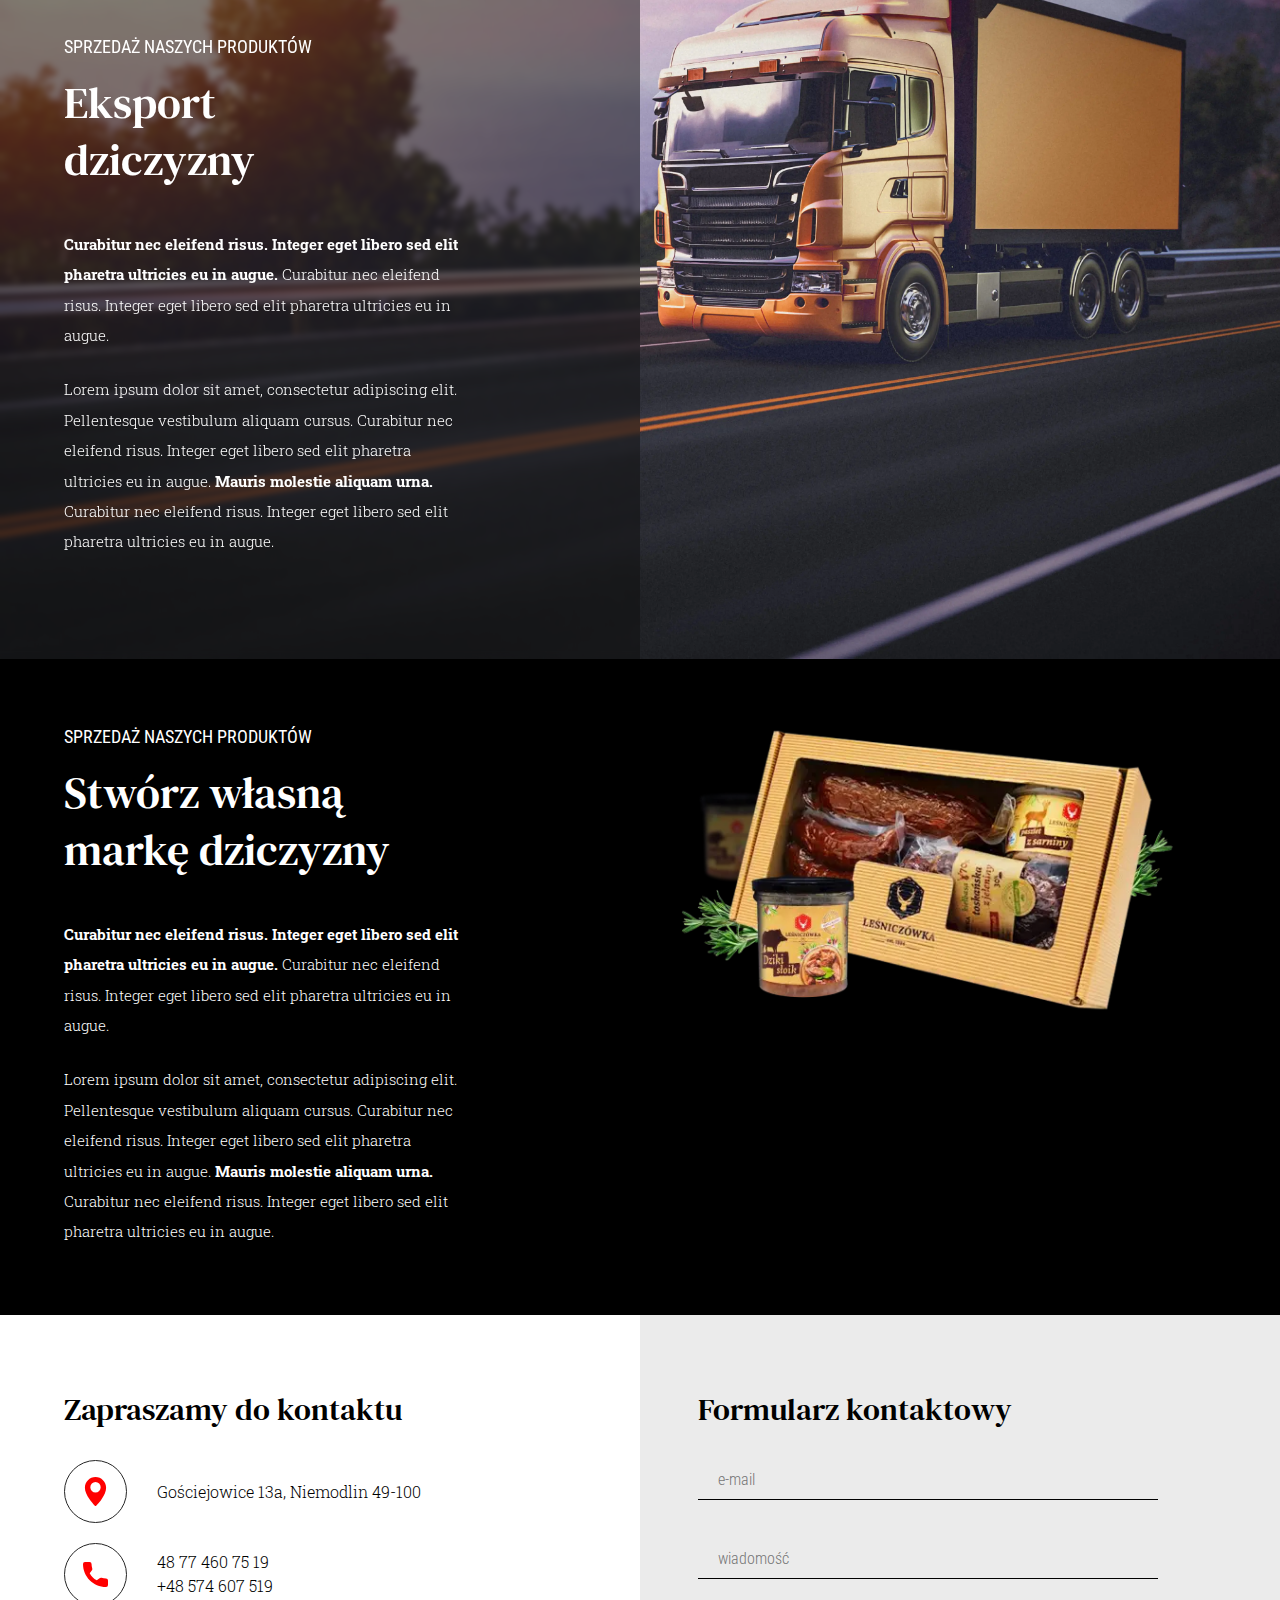
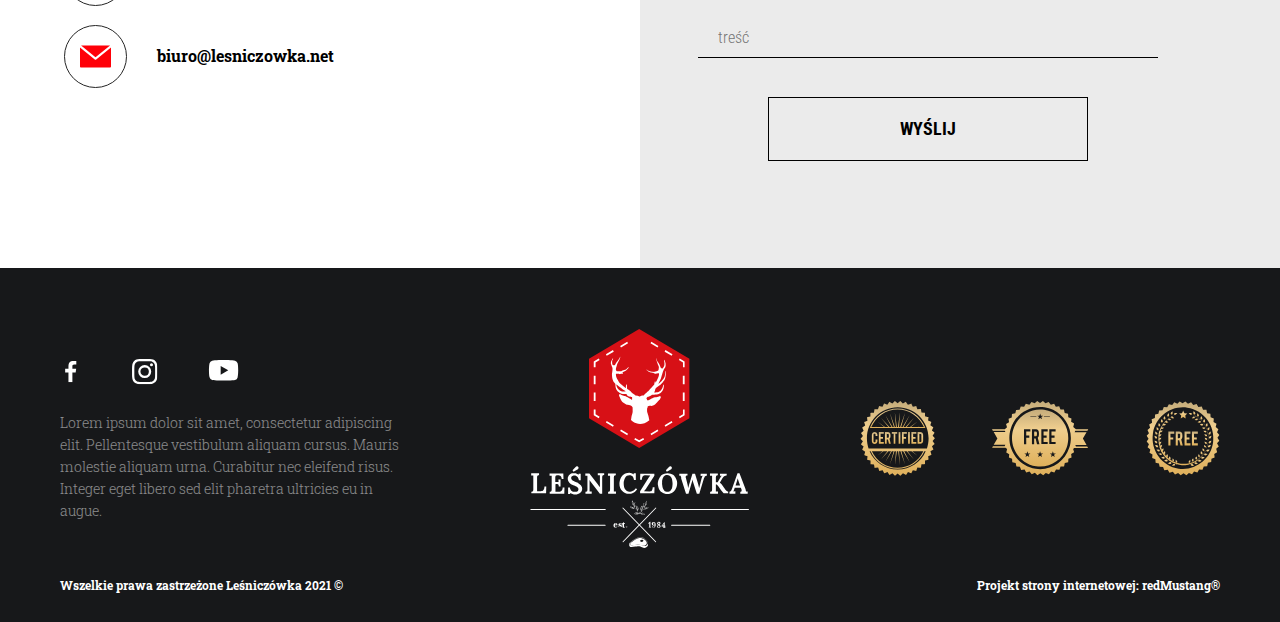
<file: cooperation.html>
<!DOCTYPE html><html lang="en">	<head>	<title>Lesniczowka - Wspolpraca</title>	<meta charset="UTF-8" />	<meta name="format-detection" content="telephone=no" />	<link rel="stylesheet" href="css/cooperation-page.min.css" />	<link rel="stylesheet" href="https://unpkg.com/swiper/swiper-bundle.min.css" />	<link rel="shortcut icon" href="favicon.ico" />	<meta name="viewport" content="width=device-width, initial-scale=1.0" /></head>	<body>		<div class="wrapper">			<header class="header">	<div class="header__row">		<div class="header__column header__column_logo">			<a href="index.html" class="header__logo">				<div class="header__icon"><picture><source srcset="img/svg/logo.svg" type="image/webp"><img src="img/svg/logo.svg" alt="logo" /></picture></div>				<div class="header__firm"><picture><source srcset="img/svg/logo-text.svg" type="image/webp"><img src="img/svg/logo-text.svg" alt="logo-text" /></picture></div>			</a>		</div>		<div class="header__column header__column_menu">			<div class="header__burger"><span></span></div>			<nav class="header__menu menu">				<ul class="menu__list">					<li class="menu__item"><a href="index.html" class="menu__link @@home">home</a></li>					<li class="menu__item"><a href="about.html" class="menu__link @@oNas">O nas</a></li>					<li class="menu__item"><a href="offers.html" class="menu__link @@oferta">Oferta</a></li>					<li class="menu__item"><a href="cooperation.html" class="menu__link menu__link_current">współpraca</a></li>					<li class="menu__item"><a href="contacts.html" class="menu__link @@kontakt">kontakt</a></li>				</ul>			</nav>		</div>		<div class="header__column header__column_lang">			<ul class="header__language language">				<li class="language__item language__item_active"><picture><source srcset="img/svg/poland.svg" type="image/webp"><img src="img/svg/poland.svg" alt="poland" /></picture></li>				<li class="language__item"><picture><source srcset="img/svg/germany.svg" type="image/webp"><img src="img/svg/germany.svg" alt="germany" /></picture></li>			</ul>		</div>	</div></header><!-- /.header -->			<main class="page">				<a href="https://www.google.com" target="_blank" class="fixed">	<div class="fixed__icon"><picture><source srcset="./img/svg/cart.svg" type="image/webp"><img src="./img/svg/cart.svg" alt="cart" /></picture></div>	<div class="fixed__text"><div>Sklep on-line</div></div>	<div class="fixed__arrow"></div></a> <section class="about-page-home">	<div class="about-page-home__content">		<h1 class="about-page-home__title page__title page__title_mw">Współpraca</h1>		<div class="about-page-home__text page__text">			<span> Podejmiemy </span>współpracę ze sklepami, sieciami, jak i hurtowniami,			<span>którym zależy na pewnym dostawcy dziczyzny. </span>		</div>		<div class="team__text">			<div class="team__names">Piotr i Wojciech</div>		</div>	</div>	<!-- home__content --></section> <section class="cooperation-articles">	<div class="_cooperation-container">		<div class="cooperation-articles__row">			<div class="cooperation-articles__column">				<div class="cooperation-articles__text">					<div class="cooperation-articles__subtitle">pomysł na biznes</div>					<h2 class="cooperation-articles__title">Franczyza Leśniczówki</h2>					<div class="cooperation-articles__paragraphs">						<p>							<span>Curabitur nec eleifend risus. Integer eget libero sed elit pharetra ultricies eu in augue.</span>							Curabitur nec eleifend risus. Integer eget libero sed elit pharetra ultricies eu in augue.						</p>						<p>							Lorem ipsum dolor sit amet, consectetur adipiscing elit. Pellentesque vestibulum aliquam cursus. Curabitur							nec eleifend risus. Integer eget libero sed elit pharetra ultricies eu in augue.							<span> Mauris molestie aliquam urna. </span> Curabitur nec eleifend risus. Integer eget libero sed elit							pharetra ultricies eu in augue.						</p>					</div>				</div>			</div>			<div class="cooperation-articles__column">				<div class="cooperation-articles__img"><picture><source srcset="img/cooperation/01.webp" type="image/webp"><img src="img/cooperation/01.jpeg" alt="shop-photo" /></picture></div>			</div>		</div>	</div>	<div class="cooperation-articles__white">		<div class="_cooperation-container">			<div class="cooperation-articles__row">				<div class="cooperation-articles__text">					<div class="cooperation-articles__subtitle">sprzedaż naszych produktów</div>					<h2 class="cooperation-articles__title">Sieci handlowe</h2>					<div class="cooperation-articles__paragraphs cooperation-articles__paragraphs_col">						<div class="cooperation-articles__paragraph">							<p>								<span>Curabitur nec eleifend risus. Integer eget libero sed elit pharetra ultricies eu in augue.</span>								Curabitur nec eleifend risus. Integer eget libero sed elit pharetra ultricies eu in augue.							</p>							<p>								Lorem ipsum dolor sit amet, consectetur adipiscing elit. Pellentesque vestibulum aliquam cursus.								Curabitur nec eleifend risus. Integer eget libero sed elit pharetra ultricies eu in augue.								<span> Mauris molestie aliquam urna. </span> Curabitur nec eleifend risus. Integer eget libero sed elit								pharetra ultricies eu in augue.							</p>						</div>						<div class="cooperation-articles__paragraph cooperation-articles__paragraph_col">							<p>								Lorem ipsum dolor sit amet, consectetur adipiscing elit. Pellentesque vestibulum aliquam cursus.								Curabitur nec eleifend risus.							</p>						</div>					</div>				</div>			</div>			<div class="cooperation-articles__names">NASZE PRODUKTY dostarczamy między innymi do:</div>			<div class="cooperation-articles__brands">				<div class="cooperation-articles__brand"><picture><source srcset="img/cooperation/firm-logo01.svg" type="image/webp"><img src="img/cooperation/firm-logo01.svg" alt="" /></picture></div>				<div class="cooperation-articles__brand"><picture><source srcset="img/cooperation/firm-logo02.svg" type="image/webp"><img src="img/cooperation/firm-logo02.svg" alt="" /></picture></div>				<div class="cooperation-articles__brand"><picture><source srcset="img/cooperation/firm-logo03.webp" type="image/webp"><img src="img/cooperation/firm-logo03.png" alt="" /></picture></div>				<div class="cooperation-articles__brand"><picture><source srcset="img/cooperation/firm-logo04.webp" type="image/webp"><img src="img/cooperation/firm-logo04.png" alt="" /></picture></div>			</div>		</div>	</div>	<div class="_cooperation-container">		<div class="cooperation-articles__row">			<div class="cooperation-articles__column">				<div class="cooperation-articles__text">					<div class="cooperation-articles__subtitle">sprzedaż naszych produktów</div>					<h2 class="cooperation-articles__title">Hurt i półhurt dziczyzny</h2>					<div class="cooperation-articles__paragraphs">						<p>							<span>Curabitur nec eleifend risus. Integer eget libero sed elit pharetra ultricies eu in augue.</span>							Curabitur nec eleifend risus. Integer eget libero sed elit pharetra ultricies eu in augue.						</p>						<p>							Lorem ipsum dolor sit amet, consectetur adipiscing elit. Pellentesque vestibulum aliquam cursus. Curabitur							nec eleifend risus. Integer eget libero sed elit pharetra ultricies eu in augue.							<span> Mauris molestie aliquam urna. </span> Curabitur nec eleifend risus. Integer eget libero sed elit							pharetra ultricies eu in augue.						</p>					</div>				</div>			</div>			<div class="cooperation-articles__column">				<div class="cooperation-articles__counter">					<div class="cooperation-articles__number">						<span>74 <small>Przykładowa liczba czegoś</small></span>					</div>				</div>			</div>		</div>	</div>	<div class="cooperation-articles__bg">		<picture><source srcset="./img/backgrounds/05.webp" type="image/webp"><img src="./img/backgrounds/05.jpg" alt="car-bg" class="_bg" /></picture>		<div class="_cooperation-container">			<div class="cooperation-articles__row">				<div class="cooperation-articles__column">					<div class="cooperation-articles__text cooperation-articles__text_white">						<div class="cooperation-articles__subtitle">sprzedaż naszych produktów</div>						<h2 class="cooperation-articles__title">Eksport dziczyzny</h2>						<div class="cooperation-articles__paragraphs">							<p>								<span>Curabitur nec eleifend risus. Integer eget libero sed elit pharetra ultricies eu in augue.</span>								Curabitur nec eleifend risus. Integer eget libero sed elit pharetra ultricies eu in augue.							</p>							<p>								Lorem ipsum dolor sit amet, consectetur adipiscing elit. Pellentesque vestibulum aliquam cursus.								Curabitur nec eleifend risus. Integer eget libero sed elit pharetra ultricies eu in augue.								<span> Mauris molestie aliquam urna. </span> Curabitur nec eleifend risus. Integer eget libero sed elit								pharetra ultricies eu in augue.							</p>						</div>					</div>				</div>			</div>		</div>	</div>	<div class="cooperation-articles__black">		<div class="_cooperation-container">			<div class="cooperation-articles__row">				<div class="cooperation-articles__column">					<div class="cooperation-articles__text cooperation-articles__text_white">						<div class="cooperation-articles__subtitle">sprzedaż naszych produktów</div>						<h2 class="cooperation-articles__title">Stwórz własną markę dziczyzny</h2>						<div class="cooperation-articles__paragraphs">							<p>								<span>Curabitur nec eleifend risus. Integer eget libero sed elit pharetra ultricies eu in augue.</span>								Curabitur nec eleifend risus. Integer eget libero sed elit pharetra ultricies eu in augue.							</p>							<p>								Lorem ipsum dolor sit amet, consectetur adipiscing elit. Pellentesque vestibulum aliquam cursus.								Curabitur nec eleifend risus. Integer eget libero sed elit pharetra ultricies eu in augue.								<span> Mauris molestie aliquam urna. </span> Curabitur nec eleifend risus. Integer eget libero sed elit								pharetra ultricies eu in augue.							</p>						</div>					</div>				</div>				<div class="cooperation-articles__column">					<div class="cooperation-articles__img cooperation-articles__img_contain">						<picture><source srcset="img/cooperation/02.webp" type="image/webp"><img src="img/cooperation/02.jpeg" alt="shop-photo" /></picture>					</div>				</div>			</div>		</div>	</div></section>				<section class="cooperation-contacts">	<div class="_cooperation-container">		<div class="cooperation-contacts__row">			<div class="cooperation-contacts__column">				<div class="cooperation-contacts__info">					<div class="cooperation-contacts__subtitle">Zapraszamy do kontaktu</div>					<ul class="cooperation-contacts__list">						<li class="cooperation-contacts__item">							<div class="cooperation-contacts__icon"><picture><source srcset="img/contact/01.svg" type="image/webp"><img src="img/contact/01.svg" alt="#" /></picture></div>							<a class="cooperation-contacts__link" href="https://goo.gl/maps/Jan3wQ5ATXSWKDtN9">								Gościejowice 13a, Niemodlin 49-100</a							>						</li>						<li class="cooperation-contacts__item">							<div class="cooperation-contacts__icon"><picture><source srcset="img/contact/02.svg" type="image/webp"><img src="img/contact/02.svg" alt="#" /></picture></div>							<a class="cooperation-contacts__link" href="tel:48774607519">								<span>48 77 460 75 19</span> <span>+48 574 607 519</span></a							>						</li>						<li class="cooperation-contacts__item">							<div class="cooperation-contacts__icon"><picture><source srcset="img/contact/03.svg" type="image/webp"><img src="img/contact/03.svg" alt="#" /></picture></div>							<a class="cooperation-contacts__link cooperation-contacts__link_mail" href="mailto:biuro@lesniczowka.net"								>biuro@lesniczowka.net							</a>						</li>					</ul>				</div>			</div>			<div class="cooperation-contacts__column">				<form action="#" class="cooperation-contacts__form form-cooperation">					<div class="cooperation-contacts__subtitle"><span>Formularz kontaktowy</span></div>					<div class="form-cooperation__item"><input type="email" placeholder="e-mail" /></div>					<div class="form-cooperation__item"><input type="text" placeholder="wiadomość" /></div>					<div class="form-cooperation__item"><input type="text" placeholder="treść" /></div>					<div class="form-cooperation__item">						<button class="form-cooperation__btn">wyślij</button>					</div>				</form>			</div>		</div>	</div></section>			</main>			<!-- /.main -->			<footer class="footer">	<div class="footer__row">		<div class="footer__column">			<div class="footer__item">				<div class="footer__social">					<a href="#" class="footer__link"><picture><source srcset="./img/svg/facebook.svg" type="image/webp"><img src="./img/svg/facebook.svg" alt="#" srcset="" /></picture></a>					<a href="#" class="footer__link"><picture><source srcset="./img/svg/instagram.svg" type="image/webp"><img src="./img/svg/instagram.svg" alt="#" srcset="" /></picture></a>					<a href="" class="footer__link"><picture><source srcset="./img/svg/youtube.svg" type="image/webp"><img src="./img/svg/youtube.svg" alt="#" srcset="" /></picture></a>				</div>				<div class="footer__text">					Lorem ipsum dolor sit amet, consectetur adipiscing elit. Pellentesque vestibulum aliquam cursus. Mauris					molestie aliquam urna. Curabitur nec eleifend risus. Integer eget libero sed elit pharetra ultricies eu in					augue.				</div>			</div>		</div>		<div class="footer__column footer__column_logo">			<a href="index.html" class="footer__logo">				<div class="footer__icon"><picture><source srcset="img/svg/logo.svg" type="image/webp"><img src="img/svg/logo.svg" alt="logo" /></picture></div>				<div class="footer__firm"><picture><source srcset="img/svg/logo-text.svg" type="image/webp"><img src="img/svg/logo-text.svg" alt="logo-text" /></picture></div>			</a>		</div>		<div class="footer__column">			<div class="footer__features">				<div class="footer__feature"><picture><source srcset="./img/svg/certified.svg" type="image/webp"><img src="./img/svg/certified.svg" alt="#" srcset="" /></picture></div>				<div class="footer__feature"><picture><source srcset="./img/svg/free.svg" type="image/webp"><img src="./img/svg/free.svg" alt="#" srcset="" /></picture></div>				<div class="footer__feature"><picture><source srcset="./img/svg/free-o.svg" type="image/webp"><img src="./img/svg/free-o.svg" alt="#" srcset="" /></picture></div>			</div>		</div>	</div>	<div class="footer__copy">		<span>Wszelkie prawa zastrzeżone Leśniczówka 2021 ©</span><span>Projekt strony internetowej: redMustang®</span>	</div></footer><!-- /.footer -->		</div>		<!-- /.wrapper -->		<script src="https://unpkg.com/swiper/swiper-bundle.min.js"></script>		<script src="js/app.min.js"></script>	</body></html>
</file>
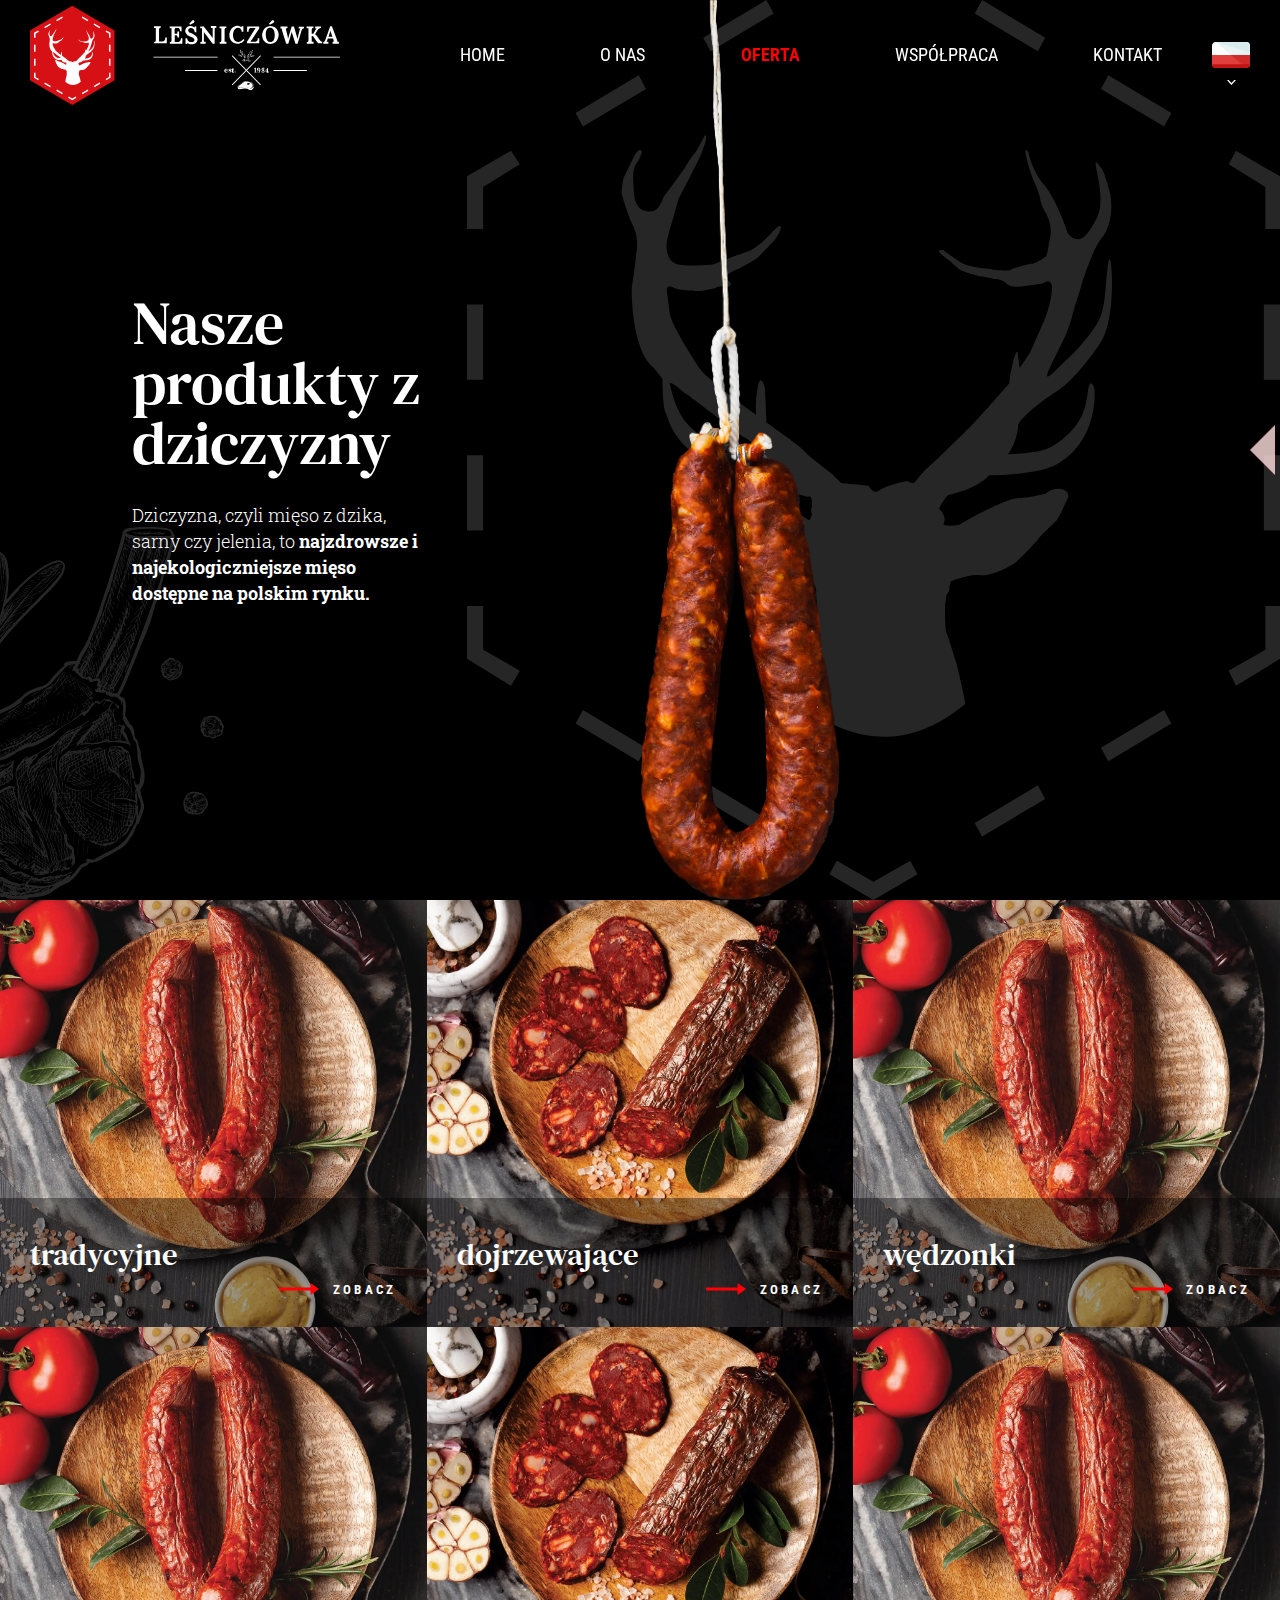
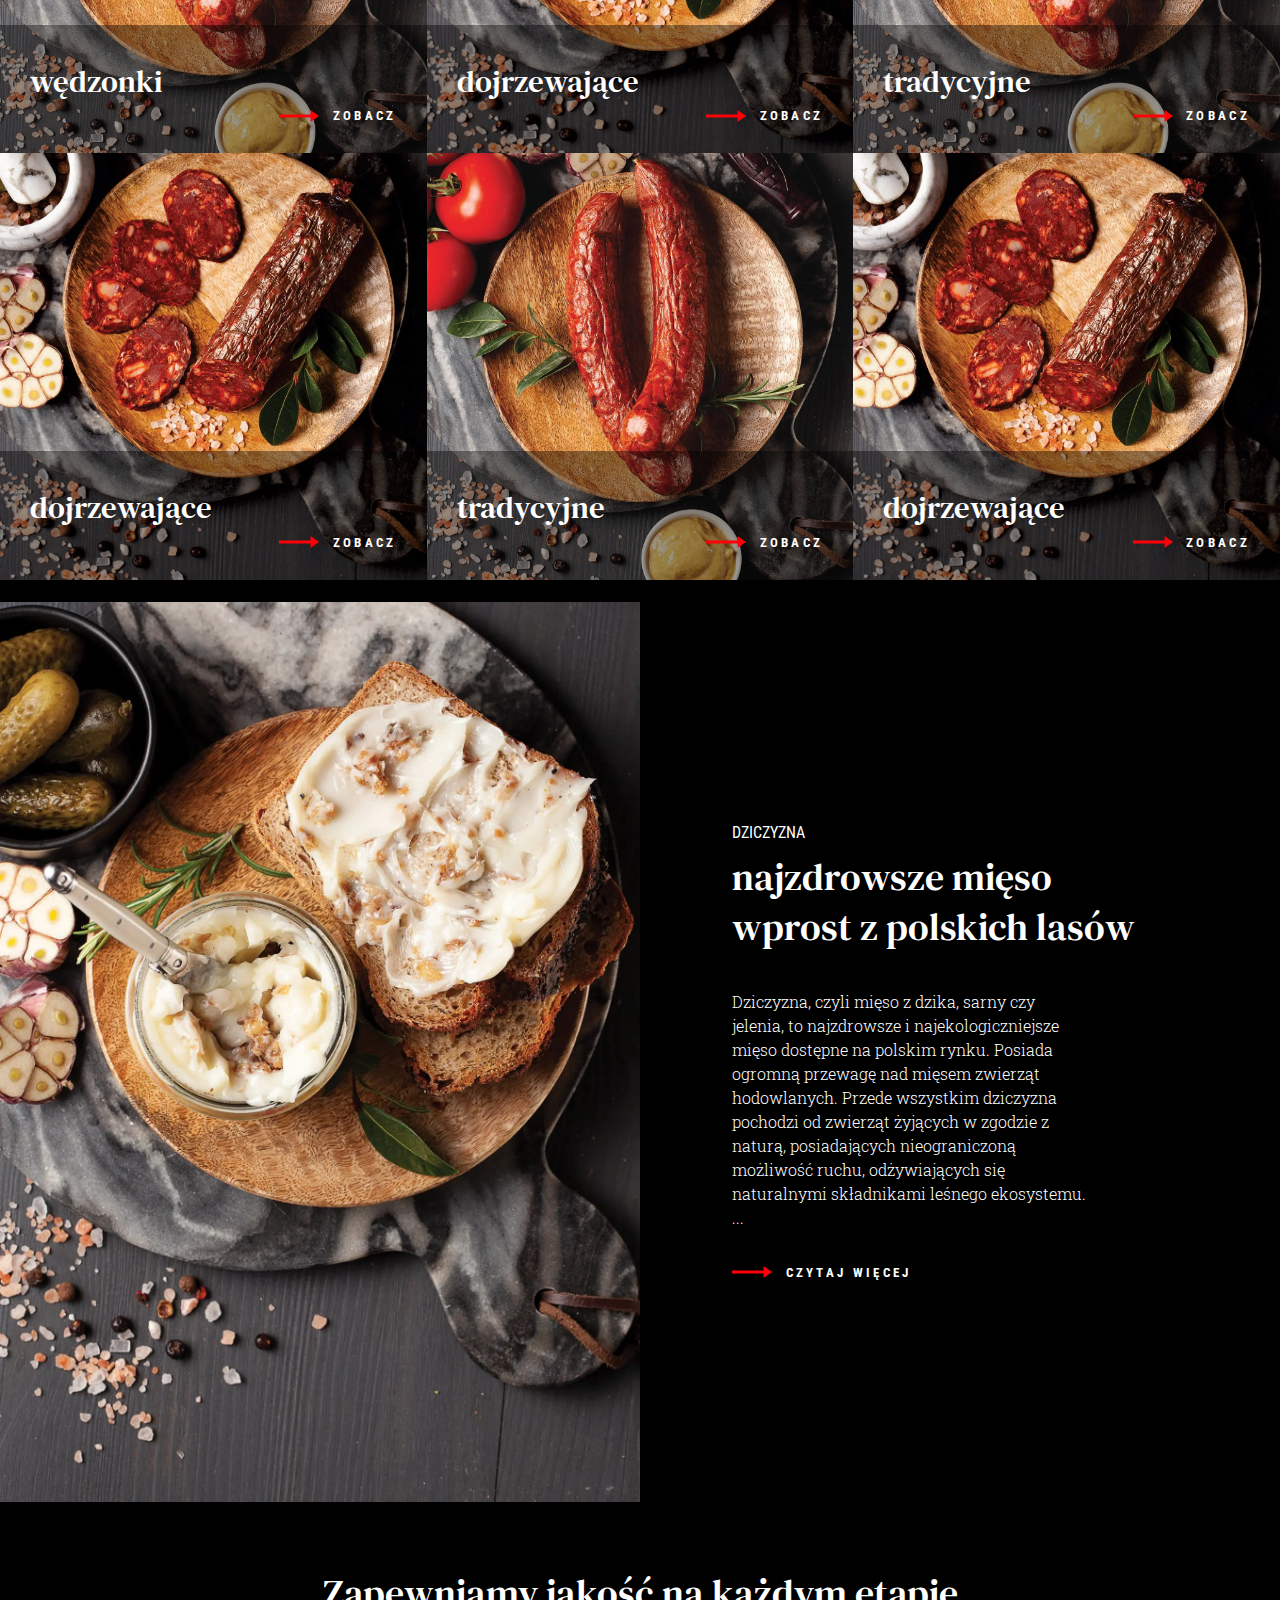
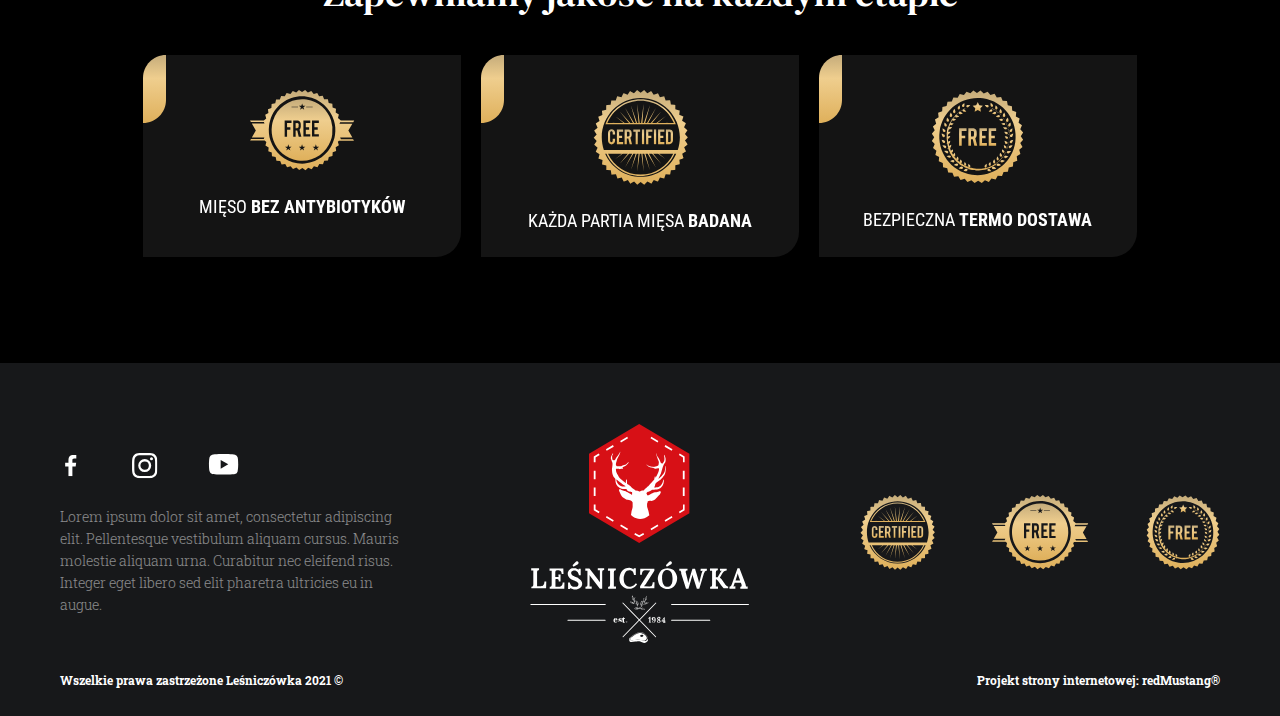
<file: offers.html>
<!DOCTYPE html>
<html lang="en">
	<head>
		<title>Lesniczowka - Oferta</title>
		<meta charset="UTF-8" />
		<meta name="format-detection" content="telephone=no" />
		<link rel="stylesheet" href="css/offers-page.min.css" />
		<link rel="stylesheet" href="https://unpkg.com/swiper/swiper-bundle.min.css" />
		<link rel="shortcut icon" href="favicon.ico" />
		<meta name="viewport" content="width=device-width, initial-scale=1.0" />
	</head>

	<body>
		<div class="wrapper">
			<header class="header">
				<div class="header__row">
					<div class="header__column header__column_logo">
						<a href="index.html" class="header__logo">
							<div class="header__icon">
								<picture
									><source srcset="img/svg/logo.svg" type="image/webp" />
									<img src="img/svg/logo.svg" alt="logo"
								/></picture>
							</div>
							<div class="header__firm">
								<picture
									><source srcset="img/svg/logo-text.svg" type="image/webp" />
									<img src="img/svg/logo-text.svg" alt="logo-text"
								/></picture>
							</div>
						</a>
					</div>
					<div class="header__column header__column_menu">
						<div class="header__burger"><span></span></div>
						<nav class="header__menu menu">
							<ul class="menu__list">
								<li class="menu__item"><a href="index.html" class="menu__link @@home">home</a></li>
								<li class="menu__item"><a href="about.html" class="menu__link @@oNas">O nas</a></li>
								<li class="menu__item"><a href="offers.html" class="menu__link menu__link_current">Oferta</a></li>
								<li class="menu__item"><a href="cooperation.html" class="menu__link @@wspolpraca">współpraca</a></li>
								<li class="menu__item"><a href="contacts.html" class="menu__link @@kontakt">kontakt</a></li>
							</ul>
						</nav>
					</div>
					<div class="header__column header__column_lang">
						<ul class="header__language language">
							<li class="language__item language__item_active">
								<picture
									><source srcset="img/svg/poland.svg" type="image/webp" />
									<img src="img/svg/poland.svg" alt="poland"
								/></picture>
							</li>
							<li class="language__item">
								<picture
									><source srcset="img/svg/germany.svg" type="image/webp" />
									<img src="img/svg/germany.svg" alt="germany"
								/></picture>
							</li>
						</ul>
					</div>
				</div>
			</header>
			<!-- /.header -->

			<main class="page">
				<a href="https://www.google.com" target="_blank" class="fixed">
					<div class="fixed__icon">
						<picture
							><source srcset="./img/svg/cart.svg" type="image/webp" />
							<img src="./img/svg/cart.svg" alt="cart"
						/></picture>
					</div>
					<div class="fixed__text"><div>Sklep on-line</div></div>
					<div class="fixed__arrow"></div>
				</a>
				<section class="home-offers">
					<div class="home-offers__animate">
						<picture
							><source srcset="./img/offers/home-animate.webp" type="image/webp" />
							<img src="./img/offers/home-animate.png" alt="kelbasa"
						/></picture>
					</div>
					<div class="home-offers__content">
						<h1 class="home-offers__title page__title page__title_mw">Nasze produkty z dziczyzny</h1>
						<div class="home-offers__text page__text">
							<span>Dziczyzna, czyli mięso z dzika, sarny czy jelenia, to </span>
							najzdrowsze i najekologiczniejsze mięso dostępne na polskim rynku.
						</div>
					</div>
					<!-- home__content -->
				</section>
				<section class="offers-products">
					<div class="offers-products__row">
						<div class="offers-products__column">
							<div class="product-card">
								<div class="product-card__img">
									<picture
										><source srcset="./img/offers/products/01.webp" type="image/webp" />
										<img src="./img/offers/products/01.jpg" alt="products01"
									/></picture>
								</div>
								<div class="product-card__text">
									<div class="product-card__name">tradycyjne</div>
									<a class="product-card__link arrow-link" href="product.html"><span>zobacz</span></a>
								</div>
							</div>
						</div>
						<div class="offers-products__column">
							<div class="product-card">
								<div class="product-card__img">
									<picture
										><source srcset="./img/offers/products/02.webp" type="image/webp" />
										<img src="./img/offers/products/02.jpg" alt="products01"
									/></picture>
								</div>
								<div class="product-card__text">
									<div class="product-card__name">dojrzewające</div>
									<a class="product-card__link arrow-link" href="product.html"><span>zobacz</span></a>
								</div>
							</div>
						</div>
						<div class="offers-products__column">
							<div class="product-card">
								<div class="product-card__img">
									<picture
										><source srcset="./img/offers/products/03.webp" type="image/webp" />
										<img src="./img/offers/products/03.jpg" alt="products01"
									/></picture>
								</div>
								<div class="product-card__text">
									<div class="product-card__name">wędzonki</div>
									<a class="product-card__link arrow-link" href="product.html"><span>zobacz</span></a>
								</div>
							</div>
						</div>
						<div class="offers-products__column">
							<div class="product-card">
								<div class="product-card__img">
									<picture
										><source srcset="./img/offers/products/01.webp" type="image/webp" />
										<img src="./img/offers/products/01.jpg" alt="products01"
									/></picture>
								</div>
								<div class="product-card__text">
									<div class="product-card__name">wędzonki</div>
									<a class="product-card__link arrow-link" href="product.html"><span>zobacz</span></a>
								</div>
							</div>
						</div>
						<div class="offers-products__column">
							<div class="product-card">
								<div class="product-card__img">
									<picture
										><source srcset="./img/offers/products/02.webp" type="image/webp" />
										<img src="./img/offers/products/02.jpg" alt="products01"
									/></picture>
								</div>
								<div class="product-card__text">
									<div class="product-card__name">dojrzewające</div>
									<a class="product-card__link arrow-link" href="product.html"><span>zobacz</span></a>
								</div>
							</div>
						</div>
						<div class="offers-products__column">
							<div class="product-card">
								<div class="product-card__img">
									<picture
										><source srcset="./img/offers/products/01.webp" type="image/webp" />
										<img src="./img/offers/products/01.jpg" alt="products01"
									/></picture>
								</div>
								<div class="product-card__text">
									<div class="product-card__name">tradycyjne</div>
									<a class="product-card__link arrow-link" href="product.html"><span>zobacz</span></a>
								</div>
							</div>
						</div>
						<div class="offers-products__column">
							<div class="product-card">
								<div class="product-card__img">
									<picture
										><source srcset="./img/offers/products/02.webp" type="image/webp" />
										<img src="./img/offers/products/02.jpg" alt="products01"
									/></picture>
								</div>
								<div class="product-card__text">
									<div class="product-card__name">dojrzewające</div>
									<a class="product-card__link arrow-link" href="product.html"><span>zobacz</span></a>
								</div>
							</div>
						</div>
						<div class="offers-products__column">
							<div class="product-card">
								<div class="product-card__img">
									<picture
										><source srcset="./img/offers/products/01.webp" type="image/webp" />
										<img src="./img/offers/products/01.jpg" alt="products01"
									/></picture>
								</div>
								<div class="product-card__text">
									<div class="product-card__name">tradycyjne</div>
									<a class="product-card__link arrow-link" href="product.html"><span>zobacz</span></a>
								</div>
							</div>
						</div>
						<div class="offers-products__column">
							<div class="product-card">
								<div class="product-card__img">
									<picture
										><source srcset="./img/offers/products/02.webp" type="image/webp" />
										<img src="./img/offers/products/02.jpg" alt="products01"
									/></picture>
								</div>
								<div class="product-card__text">
									<div class="product-card__name">dojrzewające</div>
									<a class="product-card__link arrow-link" href="product.html"><span>zobacz</span></a>
								</div>
							</div>
						</div>
					</div>
				</section>
				<section class="about about_home about_offers" style="background-image: url('./img/backgrounds/01.jpg')">
					<div class="about__row about__row_mh about__row_offers">
						<div class="about__column">
							<div class="about__img">
								<picture
									><source srcset="img/offers/offers-about.webp" type="image/webp" />
									<img src="img/offers/offers-about.jpg" alt="eat"
								/></picture>
							</div>
						</div>
						<div class="about__column">
							<div class="about__text">
								<div class="about__subtitle">dziczyzna</div>
								<h2 class="about__title section-title">najzdrowsze mięso wprost z polskich lasów</h2>
								<p class="about__article">
									Dziczyzna, czyli mięso z dzika, sarny czy jelenia, to najzdrowsze i najekologiczniejsze mięso dostępne
									na polskim rynku. Posiada ogromną przewagę nad mięsem zwierząt hodowlanych. Przede wszystkim dziczyzna
									pochodzi od zwierząt żyjących w zgodzie z naturą, posiadających nieograniczoną możliwość ruchu,
									odżywiających się naturalnymi składnikami leśnego ekosystemu. ...
								</p>
								<a href="#" class="about__link arrow-link"><span>CZYTAj WIĘCEJ</span></a>
							</div>
						</div>
					</div>
					<h2 class="section-title about__name">Zapewniamy jakość na każdym etapie</h2>
					<div class="about__features features">
						<div class="features__row features__row_about">
							<div class="features__column features__column_about">
								<div class="features__card">
									<div class="features__decor">
										<picture
											><source srcset="img/svg/cards-decor.svg" type="image/webp" />
											<img src="img/svg/cards-decor.svg"
										/></picture>
									</div>
									<div class="features__img">
										<picture
											><source srcset="img/svg/free.svg" type="image/webp" />
											<img src="img/svg/free.svg"
										/></picture>
									</div>
									<div class="features__text">mięso <span>bez antybiotyków</span></div>
								</div>
							</div>
							<div class="features__column features__column_about">
								<div class="features__card">
									<div class="features__decor">
										<picture
											><source srcset="img/svg/cards-decor.svg" type="image/webp" />
											<img src="img/svg/cards-decor.svg"
										/></picture>
									</div>
									<div class="features__img">
										<picture
											><source srcset="img/svg/certified.svg" type="image/webp" />
											<img src="img/svg/certified.svg"
										/></picture>
									</div>
									<div class="features__text">KAŻDA PARTIA MIĘSA <span>BADANA</span></div>
								</div>
							</div>
							<div class="features__column features__column_about">
								<div class="features__card">
									<div class="features__decor">
										<picture
											><source srcset="img/svg/cards-decor.svg" type="image/webp" />
											<img src="img/svg/cards-decor.svg"
										/></picture>
									</div>
									<div class="features__img">
										<picture
											><source srcset="img/svg/free-o.svg" type="image/webp" />
											<img src="img/svg/free-o.svg"
										/></picture>
									</div>
									<div class="features__text">bezpieczna <span>termo dostawa</span></div>
								</div>
							</div>
						</div>
						<!-- features__row -->
					</div>
				</section>
			</main>
			<!-- /.main -->
			<footer class="footer">
				<div class="footer__row">
					<div class="footer__column">
						<div class="footer__item">
							<div class="footer__social">
								<a href="#" class="footer__link"
									><picture
										><source srcset="./img/svg/facebook.svg" type="image/webp" />
										<img src="./img/svg/facebook.svg" alt="#" srcset="" /></picture
								></a>
								<a href="#" class="footer__link"
									><picture
										><source srcset="./img/svg/instagram.svg" type="image/webp" />
										<img src="./img/svg/instagram.svg" alt="#" srcset="" /></picture
								></a>
								<a href="" class="footer__link"
									><picture
										><source srcset="./img/svg/youtube.svg" type="image/webp" />
										<img src="./img/svg/youtube.svg" alt="#" srcset="" /></picture
								></a>
							</div>
							<div class="footer__text">
								Lorem ipsum dolor sit amet, consectetur adipiscing elit. Pellentesque vestibulum aliquam cursus. Mauris
								molestie aliquam urna. Curabitur nec eleifend risus. Integer eget libero sed elit pharetra ultricies eu
								in augue.
							</div>
						</div>
					</div>
					<div class="footer__column footer__column_logo">
						<a href="index.html" class="footer__logo">
							<div class="footer__icon">
								<picture
									><source srcset="img/svg/logo.svg" type="image/webp" />
									<img src="img/svg/logo.svg" alt="logo"
								/></picture>
							</div>
							<div class="footer__firm">
								<picture
									><source srcset="img/svg/logo-text.svg" type="image/webp" />
									<img src="img/svg/logo-text.svg" alt="logo-text"
								/></picture>
							</div>
						</a>
					</div>
					<div class="footer__column">
						<div class="footer__features">
							<div class="footer__feature">
								<picture
									><source srcset="./img/svg/certified.svg" type="image/webp" />
									<img src="./img/svg/certified.svg" alt="#" srcset=""
								/></picture>
							</div>
							<div class="footer__feature">
								<picture
									><source srcset="./img/svg/free.svg" type="image/webp" />
									<img src="./img/svg/free.svg" alt="#" srcset=""
								/></picture>
							</div>
							<div class="footer__feature">
								<picture
									><source srcset="./img/svg/free-o.svg" type="image/webp" />
									<img src="./img/svg/free-o.svg" alt="#" srcset=""
								/></picture>
							</div>
						</div>
					</div>
				</div>
				<div class="footer__copy">
					<span>Wszelkie prawa zastrzeżone Leśniczówka 2021 ©</span
					><span>Projekt strony internetowej: redMustang®</span>
				</div>
			</footer>
			<!-- /.footer -->
		</div>
		<!-- /.wrapper -->
		<script src="https://unpkg.com/swiper/swiper-bundle.min.js"></script>
		<script src="js/app.min.js"></script>
	</body>
</html>
</file>
<file: css/home-page.min.css>
@import url(https://fonts.googleapis.com/css?family=Roboto+Condensed:regular,700&display=swap);@import url(https://fonts.googleapis.com/css?family=Roboto+Slab:300,regular,700&display=swap);@import url(https://fonts.googleapis.com/css?family=DM+Serif+Text:regular&display=swap);@import url(https://fonts.googleapis.com/css?family=Reenie+Beanie:regular,500&display=swap);*,::after,::before{margin:0;padding:0;border:0;-webkit-box-sizing:border-box;box-sizing:border-box}ol li,ul li{list-style:none}a,a:visited{text-decoration:none}a:hover{text-decoration:none}h1,h2,h3,h4,h5,h6{font-weight:inherit;font-size:inherit}img{vertical-align:middle}body,html{font-size:14px;line-height:1;height:100%}input[type=email],input[type=tel],input[type=text],textarea{-webkit-appearance:none;-moz-appearance:none;appearance:none}button,input,textarea{font-family:inherit}.wrapper{min-height:100%;overflow:hidden;display:-webkit-box;display:-ms-flexbox;display:flex;-webkit-box-orient:vertical;-webkit-box-direction:normal;-ms-flex-direction:column;flex-direction:column;opacity:0;-webkit-transition:opacity 2s ease-in-out;-o-transition:opacity 2s ease-in-out;transition:opacity 2s ease-in-out}.wrapper_load{opacity:1;-webkit-transition:opacity 2s ease-in-out;-o-transition:opacity 2s ease-in-out;transition:opacity 2s ease-in-out}.page{-webkit-box-flex:1;-ms-flex:1 1 auto;flex:1 1 auto}body{font-family:"Roboto Condensed";color:#fff;background-color:#000}body._lock{overflow:hidden}.fixed{position:fixed;width:80px;height:160px;top:50%;right:0;-webkit-transform:translate(100%,-50%);-ms-transform:translate(100%,-50%);transform:translate(100%,-50%);background:#fff;border-radius:25px 0;z-index:8;display:-webkit-box;display:-ms-flexbox;display:flex;-webkit-box-orient:vertical;-webkit-box-direction:normal;-ms-flex-direction:column;flex-direction:column;-webkit-transition:.3s;-o-transition:.3s;transition:.3s}.fixed_active{-webkit-transform:translate(0,-50%);-ms-transform:translate(0,-50%);transform:translate(0,-50%);-webkit-transition:.3s;-o-transition:.3s;transition:.3s}.fixed__icon{-webkit-box-flex:1;-ms-flex:1 1 auto;flex:1 1 auto;display:-webkit-box;display:-ms-flexbox;display:flex;-webkit-box-align:center;-ms-flex-align:center;align-items:center;-webkit-box-pack:center;-ms-flex-pack:center;justify-content:center}.fixed__text{padding:12px;background:#ff0008;border-radius:25px 0;font-weight:700;font-size:16px;line-height:118.75%;text-align:center;text-transform:uppercase;color:#fff}.fixed__arrow{position:absolute;top:50%;left:-50px;width:50px;height:50px;-webkit-transition:.3s;-o-transition:.3s;transition:.3s;-webkit-transform:translateY(-50%) rotateY(0);transform:translateY(-50%) rotateY(0)}.fixed__arrow::after{content:"";position:absolute;bottom:0;right:5px;border:25px solid transparent;border-right:25px solid rgba(255,255,255,.7);-webkit-transition:.3s;-o-transition:.3s;transition:.3s;-webkit-filter:drop-shadow(0 0 1px rgba(255, 0, 0, .5));filter:drop-shadow(0 0 1px rgba(255, 0, 0, .5))}.fixed__arrow_active{-webkit-transform:rotateY(180deg) translateY(-50%);transform:rotateY(180deg) translateY(-50%);-webkit-transition:.3s;-o-transition:.3s;transition:.3s}.fixed__arrow_active::after{right:20px;border-right-color:#fff;-webkit-transition:.3s;-o-transition:.3s;transition:.3s}@-webkit-keyframes jump{from{-webkit-transform:translateY(0) scale(1);transform:translateY(0) scale(1)}to{-webkit-transform:translateY(10px) scale(1.05);transform:translateY(10px) scale(1.05)}}@keyframes jump{from{-webkit-transform:translateY(0) scale(1);transform:translateY(0) scale(1)}to{-webkit-transform:translateY(10px) scale(1.05);transform:translateY(10px) scale(1.05)}}@-webkit-keyframes animA{from{-webkit-transform:rotate(-3deg);transform:rotate(-3deg)}to{-webkit-transform:rotate(3deg);transform:rotate(3deg)}}@keyframes animA{from{-webkit-transform:rotate(-3deg);transform:rotate(-3deg)}to{-webkit-transform:rotate(3deg);transform:rotate(3deg)}}@-webkit-keyframes animB{from{-webkit-transform:rotateZ(5deg) scale(.9);transform:rotateZ(5deg) scale(.9)}to{-webkit-transform:rotateZ(-5deg) scale(1);transform:rotateZ(-5deg) scale(1)}}@keyframes animB{from{-webkit-transform:rotateZ(5deg) scale(.9);transform:rotateZ(5deg) scale(.9)}to{-webkit-transform:rotateZ(-5deg) scale(1);transform:rotateZ(-5deg) scale(1)}}@-webkit-keyframes animC{from{opacity:.5}to{opacity:1}}@keyframes animC{from{opacity:.5}to{opacity:1}}@-webkit-keyframes animD{from{opacity:.2}to{opacity:.8}}@keyframes animD{from{opacity:.2}to{opacity:.8}}.arrow-link span{position:relative;font-weight:700;font-size:14px;line-height:114.28571%;letter-spacing:.25em;color:#fff;display:-webkit-inline-box;display:-ms-inline-flexbox;display:inline-flex;-webkit-box-align:center;-ms-flex-align:center;align-items:center;text-transform:uppercase;cursor:pointer}.arrow-link span::before{content:"";display:inline-block;width:44px;height:13px;margin-right:16px;background:url(../img/svg/arrow-right.svg) center/contain no-repeat}.arrow-link span::after{-webkit-transition:.3s;-o-transition:.3s;transition:.3s;content:"";position:absolute;bottom:-5px;right:50%;width:0%;height:2px;background-color:#fff}.section-title{font-family:"DM Serif Text";font-size:48px;line-height:129%}.page__title{font-family:"DM Serif Text";font-size:68px;line-height:100%}.page__title_mw{max-width:26.80556%}.page__title span{display:block}.page__text{font-family:"Roboto Slab";font-style:normal;font-weight:700;font-size:18px;line-height:144%;max-width:26.80556%}.page__text span{font-weight:300}.features{margin-bottom:25px;position:relative;z-index:7}.features__row{display:-webkit-box;display:-ms-flexbox;display:flex;margin:0 -10px;-ms-flex-wrap:wrap;flex-wrap:wrap;-webkit-box-pack:center;-ms-flex-pack:center;justify-content:center}.features__row_about{max-width:80%;margin-left:auto;margin-right:auto}.features__column{padding:0 10px;min-width:200px;margin-bottom:20px}.features__column_home{-webkit-box-flex:0;-ms-flex:0 0 calc(100 / 6 * 1%);flex:0 0 calc(100 / 6 * 1%)}.features__column_about{-webkit-box-flex:0;-ms-flex:0 0 33%;flex:0 0 33%}.features__card{position:relative;background:rgba(196,196,196,.1);-webkit-backdrop-filter:blur(10px);backdrop-filter:blur(10px);border-radius:25px 0;display:-webkit-box;display:-ms-flexbox;display:flex;-webkit-box-orient:vertical;-webkit-box-direction:normal;-ms-flex-direction:column;flex-direction:column;-webkit-box-align:center;-ms-flex-align:center;align-items:center;-webkit-box-pack:center;-ms-flex-pack:center;justify-content:center;min-height:200px;padding-top:27px}.features__decor{position:absolute;top:0;left:0}.features__img{margin-bottom:18px}.features__img img{max-width:100%}.features__text{-webkit-box-flex:1;-ms-flex:1 1 auto;flex:1 1 auto;font-size:16px;line-height:118.75%;text-align:center;text-transform:uppercase}.features__text_home{max-width:166px}.features__text span{font-weight:700}.about .features__text{font-size:18px}.about .features__card{padding-bottom:25px;padding-top:35px;min-height:auto;height:100%}.about .features__img{margin-bottom:25px}.header__burger{display:none}.header__burger span{top:8px}.header__burger span::after,.header__burger span::before{content:""}.header__burger span::after{top:20px}.header__burger span::before{top:10px}.header__burger span,.header__burger span:after,.header__burger span:before{position:absolute;width:100%;height:2px;left:0;background-color:#fff;-webkit-transition:.3s;-o-transition:.3s;transition:.3s}.header__burger_active span{background-color:transparent}.header__burger_active span:after{-webkit-transform:rotate(-135deg);-ms-transform:rotate(-135deg);transform:rotate(-135deg);top:11px}.header__burger_active span:before{-webkit-transform:rotate(135deg);-ms-transform:rotate(135deg);transform:rotate(135deg);top:11px}.header{position:fixed;width:100%;z-index:10;height:150px;padding:0 60px;display:-webkit-box;display:-ms-flexbox;display:flex;-webkit-box-pack:center;-ms-flex-pack:center;justify-content:center;-webkit-box-orient:vertical;-webkit-box-direction:normal;-ms-flex-direction:column;flex-direction:column}.header__row{display:-webkit-box;display:-ms-flexbox;display:flex;-webkit-box-align:center;-ms-flex-align:center;align-items:center;-webkit-box-pack:justify;-ms-flex-pack:justify;justify-content:space-between;margin:0 -25px}.header__column{padding:0 25px}.header__column_logo{margin-right:70px;-webkit-box-flex:0;-ms-flex:0 1 360px;flex:0 1 360px}.header__column_menu{-webkit-box-flex:1;-ms-flex:1 0 auto;flex:1 0 auto}.header__logo{display:-webkit-box;display:-ms-flexbox;display:flex;-webkit-box-align:center;-ms-flex-align:center;align-items:center;-webkit-transition:.3s;-o-transition:.3s;transition:.3s;min-width:200px}.header__logo:active{-webkit-transition:.3s;-o-transition:.3s;transition:.3s;-webkit-transform:scale(.99);-ms-transform:scale(.99);transform:scale(.99)}.header__icon{-webkit-box-flex:0;-ms-flex:0 1 100px;flex:0 1 100px;margin-right:38px}.header__icon img{max-width:100%}.header__firm{-webkit-box-flex:0;-ms-flex:0 1 220px;flex:0 1 220px}.header__firm img{max-width:100%}.menu__list{display:-webkit-box;display:-ms-flexbox;display:flex;-webkit-box-align:center;-ms-flex-align:center;align-items:center;-webkit-box-pack:justify;-ms-flex-pack:justify;justify-content:space-between;margin:0 -10px}.menu__item{padding:0 10px}.menu__link{position:relative;font-size:18px;line-height:116.66667%;text-align:center;text-transform:uppercase;color:#fff;white-space:nowrap}.menu__link::before{-webkit-transition:.3s;-o-transition:.3s;transition:.3s;content:"";position:absolute;bottom:-5px;left:50%;width:0%;height:2px;background-color:#fff}.menu__link_current{color:red;font-weight:700}.menu__link_current::before{background-color:red}.language{position:relative;display:-webkit-box;display:-ms-flexbox;display:flex;-webkit-box-orient:vertical;-webkit-box-direction:normal;-ms-flex-direction:column;flex-direction:column;height:38px;top:0;width:38px;z-index:8}.language::after{content:"";position:absolute;bottom:-11px;left:50%;width:10px;height:5px;-webkit-transform:translateX(-50%);-ms-transform:translateX(-50%);transform:translateX(-50%);background:url(../img/svg/arrow-bottom.svg) center/contain no-repeat;-webkit-transition:.3s;-o-transition:.3s;transition:.3s}.language__item{position:absolute;top:0;left:0;cursor:pointer;-webkit-transition:1s;-o-transition:1s;transition:1s;opacity:0;visibility:hidden;-webkit-transform:translateY(0);-ms-transform:translateY(0);transform:translateY(0)}.language__item_active{opacity:1;visibility:visible}.language_active .language__item{opacity:1;visibility:visible;-webkit-transform:translateY(100%);-ms-transform:translateY(100%);transform:translateY(100%)}.language_active .language__item_active{-webkit-transform:translateY(0);-ms-transform:translateY(0);transform:translateY(0)}.language_active::after{opacity:0;visibility:hidden;-webkit-transition:.3s;-o-transition:.3s;transition:.3s}.footer{padding-right:60px;padding-left:60px;background:#17181a;padding-top:80px;padding-bottom:36px}.footer__row{display:-webkit-box;display:-ms-flexbox;display:flex;-webkit-box-pack:justify;-ms-flex-pack:justify;justify-content:space-between;-webkit-box-align:center;-ms-flex-align:center;align-items:center;margin:0 -20px}.footer__column{padding:0 20px;-webkit-box-flex:0;-ms-flex:0 1 33.333%;flex:0 1 33.333%;margin-bottom:30px}.footer__item{display:-webkit-box;display:-ms-flexbox;display:flex;-webkit-box-orient:vertical;-webkit-box-direction:normal;-ms-flex-direction:column;flex-direction:column}.footer__social{display:-webkit-box;display:-ms-flexbox;display:flex;max-width:180px;-webkit-box-align:center;-ms-flex-align:center;align-items:center;-webkit-box-pack:justify;-ms-flex-pack:justify;justify-content:space-between;margin-bottom:25px}.footer__link img{max-width:100%}.footer__text{font-family:"Roboto Slab";font-weight:300;font-size:14px;line-height:157%;color:#fff;opacity:.5;max-width:350px}.footer__logo{display:-webkit-box;display:-ms-flexbox;display:flex;-webkit-box-orient:vertical;-webkit-box-direction:normal;-ms-flex-direction:column;flex-direction:column;-webkit-box-align:center;-ms-flex-align:center;align-items:center;-webkit-box-pack:center;-ms-flex-pack:center;justify-content:center}.footer__logo:active{-webkit-transition:.3s;-o-transition:.3s;transition:.3s;-webkit-transform:scale(.99);-ms-transform:scale(.99);transform:scale(.99)}.footer__icon{margin-bottom:18px;-webkit-box-flex:100px;-ms-flex:100px;flex:100px}.footer__icon img{max-width:100%}.footer__firm img{max-width:100%}.footer__features{display:-webkit-box;display:-ms-flexbox;display:flex;max-width:400px;-webkit-box-align:center;-ms-flex-align:center;align-items:center;-webkit-box-pack:justify;-ms-flex-pack:justify;justify-content:space-between;margin-left:auto}.footer__feature{height:92px}.footer__feature img{height:100%}.footer__copy{display:-webkit-box;display:-ms-flexbox;display:flex;-webkit-box-align:center;-ms-flex-align:center;align-items:center;-webkit-box-pack:justify;-ms-flex-pack:justify;justify-content:space-between;font-family:"Roboto Slab";font-weight:700;font-size:12px;line-height:133.33333%}.footer__copy span:last-child{text-align:right}.home{min-height:100vh;position:relative;padding:0 60px;display:-webkit-box;display:-ms-flexbox;display:flex;-webkit-box-orient:vertical;-webkit-box-direction:normal;-ms-flex-direction:column;flex-direction:column}.home__content{-webkit-box-flex:1;-ms-flex:1 1 auto;flex:1 1 auto;display:-webkit-box;display:-ms-flexbox;display:flex;-webkit-box-orient:vertical;-webkit-box-direction:normal;-ms-flex-direction:column;flex-direction:column;-webkit-box-pack:center;-ms-flex-pack:center;justify-content:center;position:relative;z-index:5;padding-left:100px}.home__title{margin-bottom:30px}.parallax{position:absolute;overflow:hidden;width:100%;height:100vh;display:-webkit-box;display:-ms-flexbox;display:flex;-webkit-box-pack:center;-ms-flex-pack:center;justify-content:center;-webkit-box-align:center;-ms-flex-align:center;align-items:center}.parallax__img{position:absolute;top:0;left:0;width:100%;height:100%;-o-object-fit:cover;object-fit:cover}.parallax__img.parallax__img_left{left:-200px}.parallax__img.parallax__img_right{left:200px}.parallax__img_a{-webkit-animation:animA 3s ease infinite alternate;animation:animA 3s ease infinite alternate;-webkit-transform-origin:top center;-ms-transform-origin:top center;transform-origin:top center}.parallax__img_b{-webkit-animation:animB 5s ease infinite alternate;animation:animB 5s ease infinite alternate;-webkit-transform-origin:top center;-ms-transform-origin:top center;transform-origin:top center}.about{position:relative;background-repeat:no-repeat;background-size:cover;background-position:bottom left;background-attachment:fixed;z-index:2}.about_home{padding-top:30px;padding-bottom:75px;min-height:100vh}.about_mentor{padding:80px 60px 110px}.about_mentor .page__title{max-width:100%}.about_offers::before{content:"";position:absolute;top:0;left:0;width:100%;height:50%;background:-webkit-gradient(linear,left top,left bottom,from(black),to(rgba(0,0,0,0)));background:-o-linear-gradient(top,#000 0,rgba(0,0,0,0) 100%);background:linear-gradient(180deg,#000 0,rgba(0,0,0,0) 100%)}.about__left{display:-webkit-box;display:-ms-flexbox;display:flex;height:100%;-webkit-box-pack:space-evenly;-ms-flex-pack:space-evenly;justify-content:space-evenly}.about__history{text-align:right}.about__name{text-align:center;margin-bottom:50px}.about__year{margin-bottom:60px}.about__photo{-webkit-box-flex:1;-ms-flex:1 1 auto;flex:1 1 auto;-ms-flex-item-align:end;align-self:flex-end;position:relative}.about__photo img{max-width:100%}.about__logo img{max-width:100%}.about__row{display:-webkit-box;display:-ms-flexbox;display:flex;height:100%}.about__row_mh{min-height:100vh}.about__row_mb{margin-bottom:150px}.about__row_offers{margin-bottom:83px}.about__column{-webkit-box-flex:0;-ms-flex:0 0 50%;flex:0 0 50%;position:relative}.about__img{position:absolute;top:0;left:0;width:100%;height:100%;padding-top:100%;overflow:hidden}.about__img img{position:absolute;top:0;left:0;width:100%;height:100%;-o-object-fit:cover;object-fit:cover;-webkit-transition:1s ease-out;-o-transition:1s ease-out;transition:1s ease-out}.about__text{display:-webkit-box;display:-ms-flexbox;display:flex;-webkit-box-orient:vertical;-webkit-box-direction:normal;-ms-flex-direction:column;flex-direction:column;-webkit-box-pack:center;-ms-flex-pack:center;justify-content:center;height:100%;padding-left:120px}.about__subtitle{font-size:18px;line-height:116.66667%;text-transform:uppercase;margin-bottom:10px}.about__title{margin-bottom:50px;max-width:80%}.about__title_350{max-width:350px}.about__article{font-family:"Roboto Slab";font-weight:300;font-size:16px;line-height:150%;margin-bottom:35px;max-width:65%}.about__article span{font-weight:700}.about__article:last-child{margin-bottom:65px}.about__products{text-align:center;margin-bottom:65px}.about__products span{position:relative}.about__products span::before{content:"";position:absolute;height:100%;width:90px;top:0;left:0;-webkit-transform:translate(-100%,-70%);-ms-transform:translate(-100%,-70%);transform:translate(-100%,-70%);background:url(../img/svg/title-decor.svg) center/contain no-repeat}.swiper-container{width:100%;height:480px}.swiper-slide{position:relative;opacity:.3;-webkit-transition:.3s;-o-transition:.3s;transition:.3s}.swiper-slide-active,.swiper-slide-next{opacity:1;-webkit-transition:.3s;-o-transition:.3s;transition:.3s}.products__slider .swiper-button-next{width:80px;height:80px;background-color:red;opacity:.7;border-radius:50%;color:#fff;-webkit-transition:.3s;-o-transition:.3s;transition:.3s}.products__slider .swiper-button-next:after{font-size:27px}.products__slider .swiper-button-next:active{-webkit-transform:scale(.95);-ms-transform:scale(.95);transform:scale(.95)}.slide{position:relative;height:100%}.slide__img{position:absolute;width:100%;height:100%;padding-top:100%}.slide__img img{position:absolute;width:100%;height:100%;top:0;left:0;-o-object-fit:cover;object-fit:cover}.slide__text{position:absolute;width:100%;padding:30px;bottom:0;left:0;background-color:rgba(0,0,0,.4)}.slide__name{font-family:"DM Serif Text";font-size:36px;line-height:172%;color:#fff}.slide__link{display:-webkit-box;display:-ms-flexbox;display:flex;-webkit-box-pack:end;-ms-flex-pack:end;justify-content:flex-end}.poster{min-height:80vh;display:-webkit-box;display:-ms-flexbox;display:flex;-webkit-box-orient:vertical;-webkit-box-direction:normal;-ms-flex-direction:column;flex-direction:column;position:relative;z-index:2;padding-top:110px;padding-bottom:80px;background-repeat:no-repeat;background-size:cover;background-position:center;background-attachment:fixed}.poster_about::before{content:"";position:absolute;top:0;left:0;width:100%;height:100%;background-color:red;opacity:.6}.poster__header{text-align:center;padding:0 10px;position:relative;z-index:1}.poster__header span::after,.poster__header span::before{display:none}.poster__content{-webkit-box-flex:1;-ms-flex:1 1 auto;flex:1 1 auto;display:-webkit-box;display:-ms-flexbox;display:flex;-webkit-box-orient:vertical;-webkit-box-direction:normal;-ms-flex-direction:column;flex-direction:column;-webkit-box-align:center;-ms-flex-align:center;align-items:center;-webkit-box-pack:center;-ms-flex-pack:center;justify-content:center;position:relative;z-index:1}.poster__subtitle{margin-bottom:30px;text-align:center}.poster__banner{font-family:"DM Serif Text";font-size:110px;line-height:62%;text-align:center;position:relative;margin-bottom:50px}.poster__banner::after{content:"";position:absolute;height:100%;width:90px;top:0;right:0;-webkit-transform:translate(90%,-40%) scaleX(-1);-ms-transform:translate(90%,-40%) scaleX(-1);transform:translate(90%,-40%) scaleX(-1);background:url(../img/svg/title-decor.svg) center/contain no-repeat}.poster__banner::before{content:"";position:absolute;top:calc(100% + 10px);left:0;width:100%;height:100%;background:url(../img/svg/title-decor-bottom.svg) center/contain no-repeat}.poster__footer{-webkit-box-flex:0;-ms-flex:0 1 auto;flex:0 1 auto;position:relative;z-index:1}.poster__footer p{max-width:820px;padding:0 10px;margin:0 auto;font-family:"Roboto Slab";font-weight:300;font-size:16px;line-height:150%;text-align:center}.team{position:relative;min-height:700px;background-repeat:no-repeat;background-color:#1f1c1d;background-position:right bottom;background-size:contain;z-index:1}.team__decor{position:absolute;top:-33%;left:-35%;width:100%;height:100%;z-index:0;pointer-events:none}.team__decor img{max-width:100%}.team__image{position:absolute;bottom:0;left:0;max-height:100%;z-index:1}.team__image img{width:100%;height:100%;-o-object-fit:contain;object-fit:contain}.team__text{position:absolute;right:2%;bottom:75px;z-index:2}.team__subtitle{margin-bottom:25px;text-align:center}.team__subtitle span::after,.team__subtitle span::before{display:none}.team__names{font-family:"Reenie Beanie";font-style:normal;text-align:center;font-weight:500;font-size:64px;line-height:112%}.team__names::after{content:"";position:absolute;height:100%;width:68px;top:0;right:0;-webkit-transform:translate(25%,35%) scale(-1,-1);-ms-transform:translate(25%,35%) scale(-1,-1);transform:translate(25%,35%) scale(-1,-1);background:url(../img/svg/title-decor.svg) center/contain no-repeat}@media (min-width:992px){.fixed:hover .fixed__icon{-webkit-animation:jump .5s cubic-bezier(.6,.04,.98,.335) infinite alternate;animation:jump .5s cubic-bezier(.6,.04,.98,.335) infinite alternate}.fixed:hover .fixed__text div{-webkit-animation:jump .5s cubic-bezier(.6,.04,.98,.335) infinite alternate;animation:jump .5s cubic-bezier(.6,.04,.98,.335) infinite alternate}.fixed__arrow:hover:after{border-right-color:#ff7a7a}.arrow-link span:hover::after{-webkit-transition:.3s;-o-transition:.3s;transition:.3s;width:calc(100% - 60px);right:0}.arrow-link span:hover::before{-webkit-filter:brightness(0) invert(1);filter:brightness(0) invert(1);-webkit-transition:.3s;-o-transition:.3s;transition:.3s}.features__column:hover .features__card{cursor:pointer;background:rgba(255,255,255,.95);-webkit-transition:.3s;-o-transition:.3s;transition:.3s}.features__column:hover .features__text{color:#000;-webkit-transition:.3s;-o-transition:.3s;transition:.3s}.menu__link:hover::before{-webkit-transition:.3s;-o-transition:.3s;transition:.3s;width:100%;left:0}.language__item:hover{-webkit-filter:drop-shadow(0 0 10px #fff);filter:drop-shadow(0 0 10px #fff)}.footer__link{-webkit-transition:.3s;-o-transition:.3s;transition:.3s}.footer__link:hover{-webkit-transform:scale(1.2);-ms-transform:scale(1.2);transform:scale(1.2);-webkit-transition:.3s;-o-transition:.3s;transition:.3s}.about__img:hover img{width:106%;height:106%;top:-3%;left:-3%;-webkit-transition:1s ease-in;-o-transition:1s ease-in;transition:1s ease-in}.products__slider .swiper-button-next:hover{opacity:.85;-webkit-transition:.3s;-o-transition:.3s;transition:.3s}}@media (max-width:1920px){.arrow-link span{font-size:calc(12px + 2 * ((100vw - 320px)/ 1600))}.arrow-link span::before{width:calc(34px + 10 * ((100vw - 320px)/ 1600))}.arrow-link span::before{margin-right:calc(10px + 6 * ((100vw - 320px)/ 1600))}.section-title{font-size:calc(24px + 24 * ((100vw - 320px)/ 1600))}.page__title{font-size:calc(48px + 20 * ((100vw - 320px)/ 1600))}.footer{padding-top:calc(30px + 50 * ((100vw - 320px)/ 1600))}.footer{padding-bottom:calc(15px + 21 * ((100vw - 320px)/ 1600))}.footer__icon{-webkit-box-flex:calc(50px + 50 * ((100vw - 320px)/ 1600));-ms-flex:calc(50px + 50 * ((100vw - 320px)/ 1600));flex:calc(50px + 50 * ((100vw - 320px)/ 1600))}.footer__feature{height:calc(50px + 42 * ((100vw - 320px)/ 1600))}.home__content{padding-left:calc(30px + 70 * ((100vw - 320px)/ 1600))}.about_home{padding-top:calc(10px + 20 * ((100vw - 320px)/ 1600))}.about_home{padding-bottom:calc(40px + 35 * ((100vw - 320px)/ 1600))}.about__name{margin-bottom:calc(20px + 30 * ((100vw - 320px)/ 1600))}.about__year{margin-bottom:calc(30px + 30 * ((100vw - 320px)/ 1600))}.about__row_mb{margin-bottom:calc(75px + 75 * ((100vw - 320px)/ 1600))}.about__row_offers{margin-bottom:calc(40px + 43 * ((100vw - 320px)/ 1600))}.about__text{padding-left:calc(50px + 70 * ((100vw - 320px)/ 1600))}.about__subtitle{font-size:calc(14px + 4 * ((100vw - 320px)/ 1600))}.about__title{margin-bottom:calc(20px + 30 * ((100vw - 320px)/ 1600))}.about__article:last-child{margin-bottom:calc(30px + 35 * ((100vw - 320px)/ 1600))}.about__products{margin-bottom:calc(30px + 35 * ((100vw - 320px)/ 1600))}.about__products span::before{width:calc(50px + 40 * ((100vw - 320px)/ 1600))}.slide__name{font-size:calc(24px + 12 * ((100vw - 320px)/ 1600))}.poster{padding-top:calc(50px + 60 * ((100vw - 320px)/ 1600))}.poster{padding-bottom:calc(30px + 50 * ((100vw - 320px)/ 1600))}.poster__banner{font-size:calc(50px + 60 * ((100vw - 320px)/ 1600))}.poster__banner::after{width:calc(40px + 50 * ((100vw - 320px)/ 1600))}.team__names{font-size:calc(48px + 16 * ((100vw - 320px)/ 1600))}.team__names::after{width:calc(35px + 33 * ((100vw - 320px)/ 1600))}}@media (max-width:1300px){.header{padding:0 30px;height:110px}.about_mentor{padding:40px 30px 55px}}@media (max-width:1200px){.footer{padding-right:30px;padding-left:30px}.home{padding:0 30px}.home__text{margin-bottom:50px}.about__left{-ms-flex-pack:distribute;justify-content:space-around}.about__photo{-webkit-box-flex:0;-ms-flex:0 1 auto;flex:0 1 auto;-ms-flex-item-align:center;-ms-grid-row-align:center;align-self:center}.about__row{-ms-flex-wrap:wrap;flex-wrap:wrap}.about__column{margin-bottom:20px;-webkit-box-flex:1;-ms-flex:1 1 100%;flex:1 1 100%}.about__img{position:relative;padding-top:50%}}@media (max-width:1100px){.page__title_mw{max-width:50%}.page__text{max-width:50%}}@media (max-width:1050px){.team{background-image:none!important}.team__text{background:rgba(31,28,29,.9);padding:5px;border-radius:10px 0 0 0;bottom:0;right:0}}@media (max-width:1000px){.header__column_logo{-webkit-box-flex:0;-ms-flex:0 1 auto;flex:0 1 auto;margin-right:0}.header__logo{min-width:unset;max-width:60px}.header__icon{margin-right:0;-webkit-box-flex:1;-ms-flex:1 1 auto;flex:1 1 auto}.header__firm{display:none}}@media (max-width:780px){.features__column_about{-webkit-box-flex:0;-ms-flex:0 0 50%;flex:0 0 50%}.header__burger{display:block;position:relative;max-width:40px;-webkit-box-flex:0;-ms-flex:0 0 40px;flex:0 0 40px;height:40px;margin:0 auto;z-index:10}.header{height:80px}.header__row{margin:0 -10px}.header__column{padding:0 10px}.header__column_logo{position:relative;z-index:10}.header__column_menu_active::after{content:"";position:absolute;top:0;left:0;width:100%;height:80px;background-color:#000;z-index:8}.header__icon{-webkit-box-flex:0;-ms-flex:0 1 70px;flex:0 1 70px}.menu{position:fixed;top:0;left:0;width:100%;height:100%;background-color:#000;z-index:5;-webkit-transition:.3s;-o-transition:.3s;transition:.3s;-webkit-transform:translateY(-200%);-ms-transform:translateY(-200%);transform:translateY(-200%)}.menu_active{-webkit-transform:translateY(0);-ms-transform:translateY(0);transform:translateY(0);-webkit-transition:.3s;-o-transition:.3s;transition:.3s;overflow:auto}.menu__list{-webkit-box-orient:vertical;-webkit-box-direction:normal;-ms-flex-direction:column;flex-direction:column;-webkit-box-align:start;-ms-flex-align:start;align-items:flex-start;padding:100px 20px 0}.menu__item{margin-bottom:20px}.footer__row{-webkit-box-orient:vertical;-webkit-box-direction:normal;-ms-flex-direction:column;flex-direction:column}.footer__social{max-width:100%;-webkit-box-pack:center;-ms-flex-pack:center;justify-content:center}.footer__link{margin-right:30px}.footer__link:last-child{margin-right:0}.footer__firm{width:150px}.home__text{margin-bottom:20px}.about__left{-webkit-box-orient:vertical;-webkit-box-direction:normal;-ms-flex-direction:column;flex-direction:column;-webkit-box-align:center;-ms-flex-align:center;align-items:center;-webkit-box-pack:center;-ms-flex-pack:center;justify-content:center}.about__history{text-align:center;padding-top:20px}.about__year span{display:inline}.about__logo{display:none}.swiper-container{height:320px}.swiper-slide-next{opacity:.3}.products__slider .swiper-button-next{width:48px;height:48px}.products__slider .swiper-button-next:after{font-size:22px}}@media (max-width:680px){.page__title_mw{max-width:100%}.page__text{max-width:100%}.team__image{bottom:106px}.team__text{width:100%;border-radius:0;background-color:#1f1c1d}}@media (max-width:600px){.footer__column_logo{max-width:100px}}@media (max-width:550px){.header{padding:0 10px}.footer{padding-right:10px;padding-left:10px}.home{padding:0 10px}.about_mentor{padding:0 10px}}@media (max-width:500px){.about__text{padding:0 10px}.about__title{max-width:100%}.about__article{max-width:100%}}@media (max-width:450px){.features__column_about{-webkit-box-flex:0;-ms-flex:0 0 100%;flex:0 0 100%}.team{min-height:380px}}@media (max-width:400px){.poster__subtitle{font-size:22px}}@media (max-height:400px){.page__title{max-width:55%}}
</file>
<file: css/about-page.min.css>
@import url(https://fonts.googleapis.com/css?family=Roboto+Condensed:regular,700&display=swap);@import url(https://fonts.googleapis.com/css?family=Roboto+Slab:300,regular,700&display=swap);@import url(https://fonts.googleapis.com/css?family=DM+Serif+Text:regular&display=swap);@import url(https://fonts.googleapis.com/css?family=Reenie+Beanie:regular,500&display=swap);*,::after,::before{margin:0;padding:0;border:0;-webkit-box-sizing:border-box;box-sizing:border-box}ol li,ul li{list-style:none}a,a:visited{text-decoration:none}a:hover{text-decoration:none}h1,h2,h3,h4,h5,h6{font-weight:inherit;font-size:inherit}img{vertical-align:middle}body,html{font-size:14px;line-height:1;height:100%}input[type=email],input[type=tel],input[type=text],textarea{-webkit-appearance:none;-moz-appearance:none;appearance:none}button,input,textarea{font-family:inherit}.wrapper{min-height:100%;overflow:hidden;display:-webkit-box;display:-ms-flexbox;display:flex;-webkit-box-orient:vertical;-webkit-box-direction:normal;-ms-flex-direction:column;flex-direction:column;opacity:0;-webkit-transition:opacity 2s ease-in-out;-o-transition:opacity 2s ease-in-out;transition:opacity 2s ease-in-out}.wrapper_load{opacity:1;-webkit-transition:opacity 2s ease-in-out;-o-transition:opacity 2s ease-in-out;transition:opacity 2s ease-in-out}.page{-webkit-box-flex:1;-ms-flex:1 1 auto;flex:1 1 auto}body{font-family:"Roboto Condensed";color:#fff;background-color:#000}body._lock{overflow:hidden}.fixed{position:fixed;width:80px;height:160px;top:50%;right:0;-webkit-transform:translate(100%,-50%);-ms-transform:translate(100%,-50%);transform:translate(100%,-50%);background:#fff;border-radius:25px 0;z-index:8;display:-webkit-box;display:-ms-flexbox;display:flex;-webkit-box-orient:vertical;-webkit-box-direction:normal;-ms-flex-direction:column;flex-direction:column;-webkit-transition:.3s;-o-transition:.3s;transition:.3s}.fixed_active{-webkit-transform:translate(0,-50%);-ms-transform:translate(0,-50%);transform:translate(0,-50%);-webkit-transition:.3s;-o-transition:.3s;transition:.3s}.fixed__icon{-webkit-box-flex:1;-ms-flex:1 1 auto;flex:1 1 auto;display:-webkit-box;display:-ms-flexbox;display:flex;-webkit-box-align:center;-ms-flex-align:center;align-items:center;-webkit-box-pack:center;-ms-flex-pack:center;justify-content:center}.fixed__text{padding:12px;background:#ff0008;border-radius:25px 0;font-weight:700;font-size:16px;line-height:118.75%;text-align:center;text-transform:uppercase;color:#fff}.fixed__arrow{position:absolute;top:50%;left:-50px;width:50px;height:50px;-webkit-transition:.3s;-o-transition:.3s;transition:.3s;-webkit-transform:translateY(-50%) rotateY(0);transform:translateY(-50%) rotateY(0)}.fixed__arrow::after{content:"";position:absolute;bottom:0;right:5px;border:25px solid transparent;border-right:25px solid rgba(255,255,255,.7);-webkit-transition:.3s;-o-transition:.3s;transition:.3s;-webkit-filter:drop-shadow(0 0 1px rgba(255, 0, 0, .5));filter:drop-shadow(0 0 1px rgba(255, 0, 0, .5))}.fixed__arrow_active{-webkit-transform:rotateY(180deg) translateY(-50%);transform:rotateY(180deg) translateY(-50%);-webkit-transition:.3s;-o-transition:.3s;transition:.3s}.fixed__arrow_active::after{right:20px;border-right-color:#fff;-webkit-transition:.3s;-o-transition:.3s;transition:.3s}@-webkit-keyframes jump{from{-webkit-transform:translateY(0) scale(1);transform:translateY(0) scale(1)}to{-webkit-transform:translateY(10px) scale(1.05);transform:translateY(10px) scale(1.05)}}@keyframes jump{from{-webkit-transform:translateY(0) scale(1);transform:translateY(0) scale(1)}to{-webkit-transform:translateY(10px) scale(1.05);transform:translateY(10px) scale(1.05)}}@-webkit-keyframes animA{from{-webkit-transform:rotate(-3deg);transform:rotate(-3deg)}to{-webkit-transform:rotate(3deg);transform:rotate(3deg)}}@keyframes animA{from{-webkit-transform:rotate(-3deg);transform:rotate(-3deg)}to{-webkit-transform:rotate(3deg);transform:rotate(3deg)}}@-webkit-keyframes animB{from{-webkit-transform:rotateZ(5deg) scale(.9);transform:rotateZ(5deg) scale(.9)}to{-webkit-transform:rotateZ(-5deg) scale(1);transform:rotateZ(-5deg) scale(1)}}@keyframes animB{from{-webkit-transform:rotateZ(5deg) scale(.9);transform:rotateZ(5deg) scale(.9)}to{-webkit-transform:rotateZ(-5deg) scale(1);transform:rotateZ(-5deg) scale(1)}}@-webkit-keyframes animC{from{opacity:.5}to{opacity:1}}@keyframes animC{from{opacity:.5}to{opacity:1}}@-webkit-keyframes animD{from{opacity:.2}to{opacity:.8}}@keyframes animD{from{opacity:.2}to{opacity:.8}}.arrow-link span{position:relative;font-weight:700;font-size:14px;line-height:114.28571%;letter-spacing:.25em;color:#fff;display:-webkit-inline-box;display:-ms-inline-flexbox;display:inline-flex;-webkit-box-align:center;-ms-flex-align:center;align-items:center;text-transform:uppercase;cursor:pointer}.arrow-link span::before{content:"";display:inline-block;width:44px;height:13px;margin-right:16px;background:url(../img/svg/arrow-right.svg) center/contain no-repeat}.arrow-link span::after{-webkit-transition:.3s;-o-transition:.3s;transition:.3s;content:"";position:absolute;bottom:-5px;right:50%;width:0%;height:2px;background-color:#fff}.section-title{font-family:"DM Serif Text";font-size:48px;line-height:129%}.page__title{font-family:"DM Serif Text";font-size:68px;line-height:100%}.page__title_mw{max-width:26.80556%}.page__title span{display:block}.page__text{font-family:"Roboto Slab";font-style:normal;font-weight:700;font-size:18px;line-height:144%;max-width:26.80556%}.page__text span{font-weight:300}.features{margin-bottom:25px;position:relative;z-index:7}.features__row{display:-webkit-box;display:-ms-flexbox;display:flex;margin:0 -10px;-ms-flex-wrap:wrap;flex-wrap:wrap;-webkit-box-pack:center;-ms-flex-pack:center;justify-content:center}.features__row_about{max-width:80%;margin-left:auto;margin-right:auto}.features__column{padding:0 10px;min-width:200px;margin-bottom:20px}.features__column_home{-webkit-box-flex:0;-ms-flex:0 0 calc(100 / 6 * 1%);flex:0 0 calc(100 / 6 * 1%)}.features__column_about{-webkit-box-flex:0;-ms-flex:0 0 33%;flex:0 0 33%}.features__card{position:relative;background:rgba(196,196,196,.1);-webkit-backdrop-filter:blur(10px);backdrop-filter:blur(10px);border-radius:25px 0;display:-webkit-box;display:-ms-flexbox;display:flex;-webkit-box-orient:vertical;-webkit-box-direction:normal;-ms-flex-direction:column;flex-direction:column;-webkit-box-align:center;-ms-flex-align:center;align-items:center;-webkit-box-pack:center;-ms-flex-pack:center;justify-content:center;min-height:200px;padding-top:27px}.features__decor{position:absolute;top:0;left:0}.features__img{margin-bottom:18px}.features__img img{max-width:100%}.features__text{-webkit-box-flex:1;-ms-flex:1 1 auto;flex:1 1 auto;font-size:16px;line-height:118.75%;text-align:center;text-transform:uppercase}.features__text_home{max-width:166px}.features__text span{font-weight:700}.about .features__text{font-size:18px}.about .features__card{padding-bottom:25px;padding-top:35px;min-height:auto;height:100%}.about .features__img{margin-bottom:25px}.header__burger{display:none}.header__burger span{top:8px}.header__burger span::after,.header__burger span::before{content:""}.header__burger span::after{top:20px}.header__burger span::before{top:10px}.header__burger span,.header__burger span:after,.header__burger span:before{position:absolute;width:100%;height:2px;left:0;background-color:#fff;-webkit-transition:.3s;-o-transition:.3s;transition:.3s}.header__burger_active span{background-color:transparent}.header__burger_active span:after{-webkit-transform:rotate(-135deg);-ms-transform:rotate(-135deg);transform:rotate(-135deg);top:11px}.header__burger_active span:before{-webkit-transform:rotate(135deg);-ms-transform:rotate(135deg);transform:rotate(135deg);top:11px}.header{position:fixed;width:100%;z-index:10;height:150px;padding:0 60px;display:-webkit-box;display:-ms-flexbox;display:flex;-webkit-box-pack:center;-ms-flex-pack:center;justify-content:center;-webkit-box-orient:vertical;-webkit-box-direction:normal;-ms-flex-direction:column;flex-direction:column}.header__row{display:-webkit-box;display:-ms-flexbox;display:flex;-webkit-box-align:center;-ms-flex-align:center;align-items:center;-webkit-box-pack:justify;-ms-flex-pack:justify;justify-content:space-between;margin:0 -25px}.header__column{padding:0 25px}.header__column_logo{margin-right:70px;-webkit-box-flex:0;-ms-flex:0 1 360px;flex:0 1 360px}.header__column_menu{-webkit-box-flex:1;-ms-flex:1 0 auto;flex:1 0 auto}.header__logo{display:-webkit-box;display:-ms-flexbox;display:flex;-webkit-box-align:center;-ms-flex-align:center;align-items:center;-webkit-transition:.3s;-o-transition:.3s;transition:.3s;min-width:200px}.header__logo:active{-webkit-transition:.3s;-o-transition:.3s;transition:.3s;-webkit-transform:scale(.99);-ms-transform:scale(.99);transform:scale(.99)}.header__icon{-webkit-box-flex:0;-ms-flex:0 1 100px;flex:0 1 100px;margin-right:38px}.header__icon img{max-width:100%}.header__firm{-webkit-box-flex:0;-ms-flex:0 1 220px;flex:0 1 220px}.header__firm img{max-width:100%}.menu__list{display:-webkit-box;display:-ms-flexbox;display:flex;-webkit-box-align:center;-ms-flex-align:center;align-items:center;-webkit-box-pack:justify;-ms-flex-pack:justify;justify-content:space-between;margin:0 -10px}.menu__item{padding:0 10px}.menu__link{position:relative;font-size:18px;line-height:116.66667%;text-align:center;text-transform:uppercase;color:#fff;white-space:nowrap}.menu__link::before{-webkit-transition:.3s;-o-transition:.3s;transition:.3s;content:"";position:absolute;bottom:-5px;left:50%;width:0%;height:2px;background-color:#fff}.menu__link_current{color:red;font-weight:700}.menu__link_current::before{background-color:red}.language{position:relative;display:-webkit-box;display:-ms-flexbox;display:flex;-webkit-box-orient:vertical;-webkit-box-direction:normal;-ms-flex-direction:column;flex-direction:column;height:38px;top:0;width:38px;z-index:8}.language::after{content:"";position:absolute;bottom:-11px;left:50%;width:10px;height:5px;-webkit-transform:translateX(-50%);-ms-transform:translateX(-50%);transform:translateX(-50%);background:url(../img/svg/arrow-bottom.svg) center/contain no-repeat;-webkit-transition:.3s;-o-transition:.3s;transition:.3s}.language__item{position:absolute;top:0;left:0;cursor:pointer;-webkit-transition:1s;-o-transition:1s;transition:1s;opacity:0;visibility:hidden;-webkit-transform:translateY(0);-ms-transform:translateY(0);transform:translateY(0)}.language__item_active{opacity:1;visibility:visible}.language_active .language__item{opacity:1;visibility:visible;-webkit-transform:translateY(100%);-ms-transform:translateY(100%);transform:translateY(100%)}.language_active .language__item_active{-webkit-transform:translateY(0);-ms-transform:translateY(0);transform:translateY(0)}.language_active::after{opacity:0;visibility:hidden;-webkit-transition:.3s;-o-transition:.3s;transition:.3s}.footer{padding-right:60px;padding-left:60px;background:#17181a;padding-top:80px;padding-bottom:36px}.footer__row{display:-webkit-box;display:-ms-flexbox;display:flex;-webkit-box-pack:justify;-ms-flex-pack:justify;justify-content:space-between;-webkit-box-align:center;-ms-flex-align:center;align-items:center;margin:0 -20px}.footer__column{padding:0 20px;-webkit-box-flex:0;-ms-flex:0 1 33.333%;flex:0 1 33.333%;margin-bottom:30px}.footer__item{display:-webkit-box;display:-ms-flexbox;display:flex;-webkit-box-orient:vertical;-webkit-box-direction:normal;-ms-flex-direction:column;flex-direction:column}.footer__social{display:-webkit-box;display:-ms-flexbox;display:flex;max-width:180px;-webkit-box-align:center;-ms-flex-align:center;align-items:center;-webkit-box-pack:justify;-ms-flex-pack:justify;justify-content:space-between;margin-bottom:25px}.footer__link img{max-width:100%}.footer__text{font-family:"Roboto Slab";font-weight:300;font-size:14px;line-height:157%;color:#fff;opacity:.5;max-width:350px}.footer__logo{display:-webkit-box;display:-ms-flexbox;display:flex;-webkit-box-orient:vertical;-webkit-box-direction:normal;-ms-flex-direction:column;flex-direction:column;-webkit-box-align:center;-ms-flex-align:center;align-items:center;-webkit-box-pack:center;-ms-flex-pack:center;justify-content:center}.footer__logo:active{-webkit-transition:.3s;-o-transition:.3s;transition:.3s;-webkit-transform:scale(.99);-ms-transform:scale(.99);transform:scale(.99)}.footer__icon{margin-bottom:18px;-webkit-box-flex:100px;-ms-flex:100px;flex:100px}.footer__icon img{max-width:100%}.footer__firm img{max-width:100%}.footer__features{display:-webkit-box;display:-ms-flexbox;display:flex;max-width:400px;-webkit-box-align:center;-ms-flex-align:center;align-items:center;-webkit-box-pack:justify;-ms-flex-pack:justify;justify-content:space-between;margin-left:auto}.footer__feature{height:92px}.footer__feature img{height:100%}.footer__copy{display:-webkit-box;display:-ms-flexbox;display:flex;-webkit-box-align:center;-ms-flex-align:center;align-items:center;-webkit-box-pack:justify;-ms-flex-pack:justify;justify-content:space-between;font-family:"Roboto Slab";font-weight:700;font-size:12px;line-height:133.33333%}.footer__copy span:last-child{text-align:right}._no-webp .about-page-home{background-image:url(../img/about/home-heroes.png),url(../img/about/home-bg.svg),url(../img/about/logo.svg)}.about-page-home{min-height:100vh;position:relative;padding:0 60px;display:-webkit-box;display:-ms-flexbox;display:flex;-webkit-box-orient:vertical;-webkit-box-direction:normal;-ms-flex-direction:column;flex-direction:column;background-repeat:no-repeat;background-position:right -5% bottom,left -10% bottom,top right;background-size:60%,25%,25%}.about-page-home__content{-webkit-box-flex:1;-ms-flex:1 1 auto;flex:1 1 auto;display:-webkit-box;display:-ms-flexbox;display:flex;-webkit-box-orient:vertical;-webkit-box-direction:normal;-ms-flex-direction:column;flex-direction:column;-webkit-box-pack:center;-ms-flex-pack:center;justify-content:center;position:relative;z-index:5;padding-left:100px}.about-page-home__title{margin-bottom:30px}.about{position:relative;background-repeat:no-repeat;background-size:cover;background-position:bottom left;background-attachment:fixed;z-index:2}.about_home{padding-top:30px;padding-bottom:75px;min-height:100vh}.about_mentor{padding:80px 60px 110px}.about_mentor .page__title{max-width:100%}.about_offers::before{content:"";position:absolute;top:0;left:0;width:100%;height:50%;background:-webkit-gradient(linear,left top,left bottom,from(black),to(rgba(0,0,0,0)));background:-o-linear-gradient(top,#000 0,rgba(0,0,0,0) 100%);background:linear-gradient(180deg,#000 0,rgba(0,0,0,0) 100%)}.about__left{display:-webkit-box;display:-ms-flexbox;display:flex;height:100%;-webkit-box-pack:space-evenly;-ms-flex-pack:space-evenly;justify-content:space-evenly}.about__history{text-align:right}.about__name{text-align:center;margin-bottom:50px}.about__year{margin-bottom:60px}.about__photo{-webkit-box-flex:1;-ms-flex:1 1 auto;flex:1 1 auto;-ms-flex-item-align:end;align-self:flex-end;position:relative}.about__photo img{max-width:100%}.about__logo img{max-width:100%}.about__row{display:-webkit-box;display:-ms-flexbox;display:flex;height:100%}.about__row_mh{min-height:100vh}.about__row_mb{margin-bottom:150px}.about__row_offers{margin-bottom:83px}.about__column{-webkit-box-flex:0;-ms-flex:0 0 50%;flex:0 0 50%;position:relative}.about__img{position:absolute;top:0;left:0;width:100%;height:100%;padding-top:100%;overflow:hidden}.about__img img{position:absolute;top:0;left:0;width:100%;height:100%;-o-object-fit:cover;object-fit:cover;-webkit-transition:1s ease-out;-o-transition:1s ease-out;transition:1s ease-out}.about__text{display:-webkit-box;display:-ms-flexbox;display:flex;-webkit-box-orient:vertical;-webkit-box-direction:normal;-ms-flex-direction:column;flex-direction:column;-webkit-box-pack:center;-ms-flex-pack:center;justify-content:center;height:100%;padding-left:120px}.about__subtitle{font-size:18px;line-height:116.66667%;text-transform:uppercase;margin-bottom:10px}.about__title{margin-bottom:50px;max-width:80%}.about__title_350{max-width:350px}.about__article{font-family:"Roboto Slab";font-weight:300;font-size:16px;line-height:150%;margin-bottom:35px;max-width:65%}.about__article span{font-weight:700}.about__article:last-child{margin-bottom:65px}.about__products{text-align:center;margin-bottom:65px}.about__products span{position:relative}.about__products span::before{content:"";position:absolute;height:100%;width:90px;top:0;left:0;-webkit-transform:translate(-100%,-70%);-ms-transform:translate(-100%,-70%);transform:translate(-100%,-70%);background:url(../img/svg/title-decor.svg) center/contain no-repeat}.poster{min-height:80vh;display:-webkit-box;display:-ms-flexbox;display:flex;-webkit-box-orient:vertical;-webkit-box-direction:normal;-ms-flex-direction:column;flex-direction:column;position:relative;z-index:2;padding-top:110px;padding-bottom:80px;background-repeat:no-repeat;background-size:cover;background-position:center;background-attachment:fixed}.poster_about::before{content:"";position:absolute;top:0;left:0;width:100%;height:100%;background-color:red;opacity:.6}.poster__header{text-align:center;padding:0 10px;position:relative;z-index:1}.poster__header span::after,.poster__header span::before{display:none}.poster__content{-webkit-box-flex:1;-ms-flex:1 1 auto;flex:1 1 auto;display:-webkit-box;display:-ms-flexbox;display:flex;-webkit-box-orient:vertical;-webkit-box-direction:normal;-ms-flex-direction:column;flex-direction:column;-webkit-box-align:center;-ms-flex-align:center;align-items:center;-webkit-box-pack:center;-ms-flex-pack:center;justify-content:center;position:relative;z-index:1}.poster__subtitle{margin-bottom:30px;text-align:center}.poster__banner{font-family:"DM Serif Text";font-size:110px;line-height:62%;text-align:center;position:relative;margin-bottom:50px}.poster__banner::after{content:"";position:absolute;height:100%;width:90px;top:0;right:0;-webkit-transform:translate(90%,-40%) scaleX(-1);-ms-transform:translate(90%,-40%) scaleX(-1);transform:translate(90%,-40%) scaleX(-1);background:url(../img/svg/title-decor.svg) center/contain no-repeat}.poster__banner::before{content:"";position:absolute;top:calc(100% + 10px);left:0;width:100%;height:100%;background:url(../img/svg/title-decor-bottom.svg) center/contain no-repeat}.poster__footer{-webkit-box-flex:0;-ms-flex:0 1 auto;flex:0 1 auto;position:relative;z-index:1}.poster__footer p{max-width:820px;padding:0 10px;margin:0 auto;font-family:"Roboto Slab";font-weight:300;font-size:16px;line-height:150%;text-align:center}@media (min-width:992px){.fixed:hover .fixed__icon{-webkit-animation:jump .5s cubic-bezier(.6,.04,.98,.335) infinite alternate;animation:jump .5s cubic-bezier(.6,.04,.98,.335) infinite alternate}.fixed:hover .fixed__text div{-webkit-animation:jump .5s cubic-bezier(.6,.04,.98,.335) infinite alternate;animation:jump .5s cubic-bezier(.6,.04,.98,.335) infinite alternate}.fixed__arrow:hover:after{border-right-color:#ff7a7a}.arrow-link span:hover::after{-webkit-transition:.3s;-o-transition:.3s;transition:.3s;width:calc(100% - 60px);right:0}.arrow-link span:hover::before{-webkit-filter:brightness(0) invert(1);filter:brightness(0) invert(1);-webkit-transition:.3s;-o-transition:.3s;transition:.3s}.features__column:hover .features__card{cursor:pointer;background:rgba(255,255,255,.95);-webkit-transition:.3s;-o-transition:.3s;transition:.3s}.features__column:hover .features__text{color:#000;-webkit-transition:.3s;-o-transition:.3s;transition:.3s}.menu__link:hover::before{-webkit-transition:.3s;-o-transition:.3s;transition:.3s;width:100%;left:0}.language__item:hover{-webkit-filter:drop-shadow(0 0 10px #fff);filter:drop-shadow(0 0 10px #fff)}.footer__link{-webkit-transition:.3s;-o-transition:.3s;transition:.3s}.footer__link:hover{-webkit-transform:scale(1.2);-ms-transform:scale(1.2);transform:scale(1.2);-webkit-transition:.3s;-o-transition:.3s;transition:.3s}.about__img:hover img{width:106%;height:106%;top:-3%;left:-3%;-webkit-transition:1s ease-in;-o-transition:1s ease-in;transition:1s ease-in}}@media (max-width:1920px){.arrow-link span{font-size:calc(12px + 2 * ((100vw - 320px)/ 1600))}.arrow-link span::before{width:calc(34px + 10 * ((100vw - 320px)/ 1600))}.arrow-link span::before{margin-right:calc(10px + 6 * ((100vw - 320px)/ 1600))}.section-title{font-size:calc(24px + 24 * ((100vw - 320px)/ 1600))}.page__title{font-size:calc(48px + 20 * ((100vw - 320px)/ 1600))}.footer{padding-top:calc(30px + 50 * ((100vw - 320px)/ 1600))}.footer{padding-bottom:calc(15px + 21 * ((100vw - 320px)/ 1600))}.footer__icon{-webkit-box-flex:calc(50px + 50 * ((100vw - 320px)/ 1600));-ms-flex:calc(50px + 50 * ((100vw - 320px)/ 1600));flex:calc(50px + 50 * ((100vw - 320px)/ 1600))}.footer__feature{height:calc(50px + 42 * ((100vw - 320px)/ 1600))}.about-page-home__content{padding-left:calc(30px + 70 * ((100vw - 320px)/ 1600))}.about_home{padding-top:calc(10px + 20 * ((100vw - 320px)/ 1600))}.about_home{padding-bottom:calc(40px + 35 * ((100vw - 320px)/ 1600))}.about__name{margin-bottom:calc(20px + 30 * ((100vw - 320px)/ 1600))}.about__year{margin-bottom:calc(30px + 30 * ((100vw - 320px)/ 1600))}.about__row_mb{margin-bottom:calc(75px + 75 * ((100vw - 320px)/ 1600))}.about__row_offers{margin-bottom:calc(40px + 43 * ((100vw - 320px)/ 1600))}.about__text{padding-left:calc(50px + 70 * ((100vw - 320px)/ 1600))}.about__subtitle{font-size:calc(14px + 4 * ((100vw - 320px)/ 1600))}.about__title{margin-bottom:calc(20px + 30 * ((100vw - 320px)/ 1600))}.about__article:last-child{margin-bottom:calc(30px + 35 * ((100vw - 320px)/ 1600))}.about__products{margin-bottom:calc(30px + 35 * ((100vw - 320px)/ 1600))}.about__products span::before{width:calc(50px + 40 * ((100vw - 320px)/ 1600))}.poster{padding-top:calc(50px + 60 * ((100vw - 320px)/ 1600))}.poster{padding-bottom:calc(30px + 50 * ((100vw - 320px)/ 1600))}.poster__banner{font-size:calc(50px + 60 * ((100vw - 320px)/ 1600))}.poster__banner::after{width:calc(40px + 50 * ((100vw - 320px)/ 1600))}}@media (max-width:1300px){.header{padding:0 30px;height:110px}.about_mentor{padding:40px 30px 55px}}@media (max-width:1200px){.footer{padding-right:30px;padding-left:30px}.about-page-home{padding:0 30px}.about-page-home__text{margin-bottom:50px}.about__left{-ms-flex-pack:distribute;justify-content:space-around}.about__photo{-webkit-box-flex:0;-ms-flex:0 1 auto;flex:0 1 auto;-ms-flex-item-align:center;-ms-grid-row-align:center;align-self:center}.about__row{-ms-flex-wrap:wrap;flex-wrap:wrap}.about__column{margin-bottom:20px;-webkit-box-flex:1;-ms-flex:1 1 100%;flex:1 1 100%}.about__img{position:relative;padding-top:50%}}@media (max-width:1100px){.page__title_mw{max-width:50%}.page__text{max-width:50%}}@media (max-width:1000px){.header__column_logo{-webkit-box-flex:0;-ms-flex:0 1 auto;flex:0 1 auto;margin-right:0}.header__logo{min-width:unset;max-width:60px}.header__icon{margin-right:0;-webkit-box-flex:1;-ms-flex:1 1 auto;flex:1 1 auto}.header__firm{display:none}}@media (max-width:780px){.features__column_about{-webkit-box-flex:0;-ms-flex:0 0 50%;flex:0 0 50%}.header__burger{display:block;position:relative;max-width:40px;-webkit-box-flex:0;-ms-flex:0 0 40px;flex:0 0 40px;height:40px;margin:0 auto;z-index:10}.header{height:80px}.header__row{margin:0 -10px}.header__column{padding:0 10px}.header__column_logo{position:relative;z-index:10}.header__column_menu_active::after{content:"";position:absolute;top:0;left:0;width:100%;height:80px;background-color:#000;z-index:8}.header__icon{-webkit-box-flex:0;-ms-flex:0 1 70px;flex:0 1 70px}.menu{position:fixed;top:0;left:0;width:100%;height:100%;background-color:#000;z-index:5;-webkit-transition:.3s;-o-transition:.3s;transition:.3s;-webkit-transform:translateY(-200%);-ms-transform:translateY(-200%);transform:translateY(-200%)}.menu_active{-webkit-transform:translateY(0);-ms-transform:translateY(0);transform:translateY(0);-webkit-transition:.3s;-o-transition:.3s;transition:.3s;overflow:auto}.menu__list{-webkit-box-orient:vertical;-webkit-box-direction:normal;-ms-flex-direction:column;flex-direction:column;-webkit-box-align:start;-ms-flex-align:start;align-items:flex-start;padding:100px 20px 0}.menu__item{margin-bottom:20px}.footer__row{-webkit-box-orient:vertical;-webkit-box-direction:normal;-ms-flex-direction:column;flex-direction:column}.footer__social{max-width:100%;-webkit-box-pack:center;-ms-flex-pack:center;justify-content:center}.footer__link{margin-right:30px}.footer__link:last-child{margin-right:0}.footer__firm{width:150px}.about-page-home__text{margin-bottom:20px}.about__left{-webkit-box-orient:vertical;-webkit-box-direction:normal;-ms-flex-direction:column;flex-direction:column;-webkit-box-align:center;-ms-flex-align:center;align-items:center;-webkit-box-pack:center;-ms-flex-pack:center;justify-content:center}.about__history{text-align:center;padding-top:20px}.about__year span{display:inline}.about__logo{display:none}}@media (max-width:680px){.page__title_mw{max-width:100%}.page__text{max-width:100%}}@media (max-width:600px){.footer__column_logo{max-width:100px}}@media (max-width:550px){.header{padding:0 10px}.footer{padding-right:10px;padding-left:10px}.about-page-home{padding:0 10px}.about_mentor{padding:0 10px}}@media (max-width:500px){.about__text{padding:0 10px}.about__title{max-width:100%}.about__article{max-width:100%}}@media (max-width:450px){.features__column_about{-webkit-box-flex:0;-ms-flex:0 0 100%;flex:0 0 100%}}@media (max-width:400px){.poster__subtitle{font-size:22px}}@media (max-height:400px){.page__title{max-width:55%}}._webp .about-page-home{background-image:url(../img/about/home-heroes.webp),url(../img/about/home-bg.svg),url(../img/about/logo.svg)}
</file>
<file: css/contacts-page.min.css>
@import url(https://fonts.googleapis.com/css?family=Roboto+Condensed:regular,700&display=swap);@import url(https://fonts.googleapis.com/css?family=Roboto+Slab:300,regular,700&display=swap);@import url(https://fonts.googleapis.com/css?family=DM+Serif+Text:regular&display=swap);@import url(https://fonts.googleapis.com/css?family=Reenie+Beanie:regular,500&display=swap);*,::after,::before{margin:0;padding:0;border:0;-webkit-box-sizing:border-box;box-sizing:border-box}ol li,ul li{list-style:none}a,a:visited{text-decoration:none}a:hover{text-decoration:none}h1,h2,h3,h4,h5,h6{font-weight:inherit;font-size:inherit}img{vertical-align:middle}body,html{font-size:14px;line-height:1;height:100%}input[type=email],input[type=tel],input[type=text],textarea{-webkit-appearance:none;-moz-appearance:none;appearance:none}button,input,textarea{font-family:inherit}.wrapper{min-height:100%;overflow:hidden;display:-webkit-box;display:-ms-flexbox;display:flex;-webkit-box-orient:vertical;-webkit-box-direction:normal;-ms-flex-direction:column;flex-direction:column;opacity:0;-webkit-transition:opacity 2s ease-in-out;-o-transition:opacity 2s ease-in-out;transition:opacity 2s ease-in-out}.wrapper_load{opacity:1;-webkit-transition:opacity 2s ease-in-out;-o-transition:opacity 2s ease-in-out;transition:opacity 2s ease-in-out}.page{-webkit-box-flex:1;-ms-flex:1 1 auto;flex:1 1 auto}body{font-family:"Roboto Condensed";color:#fff;background-color:#000}body._lock{overflow:hidden}.fixed{position:fixed;width:80px;height:160px;top:50%;right:0;-webkit-transform:translate(100%,-50%);-ms-transform:translate(100%,-50%);transform:translate(100%,-50%);background:#fff;border-radius:25px 0;z-index:8;display:-webkit-box;display:-ms-flexbox;display:flex;-webkit-box-orient:vertical;-webkit-box-direction:normal;-ms-flex-direction:column;flex-direction:column;-webkit-transition:.3s;-o-transition:.3s;transition:.3s}.fixed_active{-webkit-transform:translate(0,-50%);-ms-transform:translate(0,-50%);transform:translate(0,-50%);-webkit-transition:.3s;-o-transition:.3s;transition:.3s}.fixed__icon{-webkit-box-flex:1;-ms-flex:1 1 auto;flex:1 1 auto;display:-webkit-box;display:-ms-flexbox;display:flex;-webkit-box-align:center;-ms-flex-align:center;align-items:center;-webkit-box-pack:center;-ms-flex-pack:center;justify-content:center}.fixed__text{padding:12px;background:#ff0008;border-radius:25px 0;font-weight:700;font-size:16px;line-height:118.75%;text-align:center;text-transform:uppercase;color:#fff}.fixed__arrow{position:absolute;top:50%;left:-50px;width:50px;height:50px;-webkit-transition:.3s;-o-transition:.3s;transition:.3s;-webkit-transform:translateY(-50%) rotateY(0);transform:translateY(-50%) rotateY(0)}.fixed__arrow::after{content:"";position:absolute;bottom:0;right:5px;border:25px solid transparent;border-right:25px solid rgba(255,255,255,.7);-webkit-transition:.3s;-o-transition:.3s;transition:.3s;-webkit-filter:drop-shadow(0 0 1px rgba(255, 0, 0, .5));filter:drop-shadow(0 0 1px rgba(255, 0, 0, .5))}.fixed__arrow_active{-webkit-transform:rotateY(180deg) translateY(-50%);transform:rotateY(180deg) translateY(-50%);-webkit-transition:.3s;-o-transition:.3s;transition:.3s}.fixed__arrow_active::after{right:20px;border-right-color:#fff;-webkit-transition:.3s;-o-transition:.3s;transition:.3s}@-webkit-keyframes jump{from{-webkit-transform:translateY(0) scale(1);transform:translateY(0) scale(1)}to{-webkit-transform:translateY(10px) scale(1.05);transform:translateY(10px) scale(1.05)}}@keyframes jump{from{-webkit-transform:translateY(0) scale(1);transform:translateY(0) scale(1)}to{-webkit-transform:translateY(10px) scale(1.05);transform:translateY(10px) scale(1.05)}}@-webkit-keyframes animA{from{-webkit-transform:rotate(-3deg);transform:rotate(-3deg)}to{-webkit-transform:rotate(3deg);transform:rotate(3deg)}}@keyframes animA{from{-webkit-transform:rotate(-3deg);transform:rotate(-3deg)}to{-webkit-transform:rotate(3deg);transform:rotate(3deg)}}@-webkit-keyframes animB{from{-webkit-transform:rotateZ(5deg) scale(.9);transform:rotateZ(5deg) scale(.9)}to{-webkit-transform:rotateZ(-5deg) scale(1);transform:rotateZ(-5deg) scale(1)}}@keyframes animB{from{-webkit-transform:rotateZ(5deg) scale(.9);transform:rotateZ(5deg) scale(.9)}to{-webkit-transform:rotateZ(-5deg) scale(1);transform:rotateZ(-5deg) scale(1)}}@-webkit-keyframes animC{from{opacity:.5}to{opacity:1}}@keyframes animC{from{opacity:.5}to{opacity:1}}@-webkit-keyframes animD{from{opacity:.2}to{opacity:.8}}@keyframes animD{from{opacity:.2}to{opacity:.8}}.header__burger{display:none}.header__burger span{top:8px}.header__burger span::after,.header__burger span::before{content:""}.header__burger span::after{top:20px}.header__burger span::before{top:10px}.header__burger span,.header__burger span:after,.header__burger span:before{position:absolute;width:100%;height:2px;left:0;background-color:#fff;-webkit-transition:.3s;-o-transition:.3s;transition:.3s}.header__burger_active span{background-color:transparent}.header__burger_active span:after{-webkit-transform:rotate(-135deg);-ms-transform:rotate(-135deg);transform:rotate(-135deg);top:11px}.header__burger_active span:before{-webkit-transform:rotate(135deg);-ms-transform:rotate(135deg);transform:rotate(135deg);top:11px}.header{position:fixed;width:100%;z-index:10;height:150px;padding:0 60px;display:-webkit-box;display:-ms-flexbox;display:flex;-webkit-box-pack:center;-ms-flex-pack:center;justify-content:center;-webkit-box-orient:vertical;-webkit-box-direction:normal;-ms-flex-direction:column;flex-direction:column}.header__row{display:-webkit-box;display:-ms-flexbox;display:flex;-webkit-box-align:center;-ms-flex-align:center;align-items:center;-webkit-box-pack:justify;-ms-flex-pack:justify;justify-content:space-between;margin:0 -25px}.header__column{padding:0 25px}.header__column_logo{margin-right:70px;-webkit-box-flex:0;-ms-flex:0 1 360px;flex:0 1 360px}.header__column_menu{-webkit-box-flex:1;-ms-flex:1 0 auto;flex:1 0 auto}.header__logo{display:-webkit-box;display:-ms-flexbox;display:flex;-webkit-box-align:center;-ms-flex-align:center;align-items:center;-webkit-transition:.3s;-o-transition:.3s;transition:.3s;min-width:200px}.header__logo:active{-webkit-transition:.3s;-o-transition:.3s;transition:.3s;-webkit-transform:scale(.99);-ms-transform:scale(.99);transform:scale(.99)}.header__icon{-webkit-box-flex:0;-ms-flex:0 1 100px;flex:0 1 100px;margin-right:38px}.header__icon img{max-width:100%}.header__firm{-webkit-box-flex:0;-ms-flex:0 1 220px;flex:0 1 220px}.header__firm img{max-width:100%}.menu__list{display:-webkit-box;display:-ms-flexbox;display:flex;-webkit-box-align:center;-ms-flex-align:center;align-items:center;-webkit-box-pack:justify;-ms-flex-pack:justify;justify-content:space-between;margin:0 -10px}.menu__item{padding:0 10px}.menu__link{position:relative;font-size:18px;line-height:116.66667%;text-align:center;text-transform:uppercase;color:#fff;white-space:nowrap}.menu__link::before{-webkit-transition:.3s;-o-transition:.3s;transition:.3s;content:"";position:absolute;bottom:-5px;left:50%;width:0%;height:2px;background-color:#fff}.menu__link_current{color:red;font-weight:700}.menu__link_current::before{background-color:red}.language{position:relative;display:-webkit-box;display:-ms-flexbox;display:flex;-webkit-box-orient:vertical;-webkit-box-direction:normal;-ms-flex-direction:column;flex-direction:column;height:38px;top:0;width:38px;z-index:8}.language::after{content:"";position:absolute;bottom:-11px;left:50%;width:10px;height:5px;-webkit-transform:translateX(-50%);-ms-transform:translateX(-50%);transform:translateX(-50%);background:url(../img/svg/arrow-bottom.svg) center/contain no-repeat;-webkit-transition:.3s;-o-transition:.3s;transition:.3s}.language__item{position:absolute;top:0;left:0;cursor:pointer;-webkit-transition:1s;-o-transition:1s;transition:1s;opacity:0;visibility:hidden;-webkit-transform:translateY(0);-ms-transform:translateY(0);transform:translateY(0)}.language__item_active{opacity:1;visibility:visible}.language_active .language__item{opacity:1;visibility:visible;-webkit-transform:translateY(100%);-ms-transform:translateY(100%);transform:translateY(100%)}.language_active .language__item_active{-webkit-transform:translateY(0);-ms-transform:translateY(0);transform:translateY(0)}.language_active::after{opacity:0;visibility:hidden;-webkit-transition:.3s;-o-transition:.3s;transition:.3s}.footer{padding-right:60px;padding-left:60px;background:#17181a;padding-top:80px;padding-bottom:36px}.footer__row{display:-webkit-box;display:-ms-flexbox;display:flex;-webkit-box-pack:justify;-ms-flex-pack:justify;justify-content:space-between;-webkit-box-align:center;-ms-flex-align:center;align-items:center;margin:0 -20px}.footer__column{padding:0 20px;-webkit-box-flex:0;-ms-flex:0 1 33.333%;flex:0 1 33.333%;margin-bottom:30px}.footer__item{display:-webkit-box;display:-ms-flexbox;display:flex;-webkit-box-orient:vertical;-webkit-box-direction:normal;-ms-flex-direction:column;flex-direction:column}.footer__social{display:-webkit-box;display:-ms-flexbox;display:flex;max-width:180px;-webkit-box-align:center;-ms-flex-align:center;align-items:center;-webkit-box-pack:justify;-ms-flex-pack:justify;justify-content:space-between;margin-bottom:25px}.footer__link img{max-width:100%}.footer__text{font-family:"Roboto Slab";font-weight:300;font-size:14px;line-height:157%;color:#fff;opacity:.5;max-width:350px}.footer__logo{display:-webkit-box;display:-ms-flexbox;display:flex;-webkit-box-orient:vertical;-webkit-box-direction:normal;-ms-flex-direction:column;flex-direction:column;-webkit-box-align:center;-ms-flex-align:center;align-items:center;-webkit-box-pack:center;-ms-flex-pack:center;justify-content:center}.footer__logo:active{-webkit-transition:.3s;-o-transition:.3s;transition:.3s;-webkit-transform:scale(.99);-ms-transform:scale(.99);transform:scale(.99)}.footer__icon{margin-bottom:18px;-webkit-box-flex:100px;-ms-flex:100px;flex:100px}.footer__icon img{max-width:100%}.footer__firm img{max-width:100%}.footer__features{display:-webkit-box;display:-ms-flexbox;display:flex;max-width:400px;-webkit-box-align:center;-ms-flex-align:center;align-items:center;-webkit-box-pack:justify;-ms-flex-pack:justify;justify-content:space-between;margin-left:auto}.footer__feature{height:92px}.footer__feature img{height:100%}.footer__copy{display:-webkit-box;display:-ms-flexbox;display:flex;-webkit-box-align:center;-ms-flex-align:center;align-items:center;-webkit-box-pack:justify;-ms-flex-pack:justify;justify-content:space-between;font-family:"Roboto Slab";font-weight:700;font-size:12px;line-height:133.33333%}.footer__copy span:last-child{text-align:right}.cooperation-contacts{color:#000;background-color:#fff;position:relative;padding-bottom:100px;padding-top:100px;overflow:hidden}.cooperation-contacts::after{content:"";position:absolute;top:0;left:0;width:100%;height:100%;background:#ebebeb;-webkit-transform:translateX(50%);-ms-transform:translateX(50%);transform:translateX(50%);z-index:0}.cooperation-contacts__row{display:-webkit-box;display:-ms-flexbox;display:flex;position:relative;z-index:2}.cooperation-contacts__column{-webkit-box-flex:0;-ms-flex:0 0 50%;flex:0 0 50%}.cooperation-contacts__subtitle{font-family:"DM Serif Text";font-size:36px;line-height:172%;margin-bottom:30px}.cooperation-contacts__list{display:-webkit-box;display:-ms-flexbox;display:flex;-webkit-box-orient:vertical;-webkit-box-direction:normal;-ms-flex-direction:column;flex-direction:column}.cooperation-contacts__item{margin-bottom:24px;display:-webkit-box;display:-ms-flexbox;display:flex;-webkit-box-align:center;-ms-flex-align:center;align-items:center}.cooperation-contacts__icon{-webkit-box-flex:0;-ms-flex:0 0 63px;flex:0 0 63px;height:63px;max-width:63px;border-radius:50%;border:1px solid #252525;display:-webkit-box;display:-ms-flexbox;display:flex;-webkit-box-align:center;-ms-flex-align:center;align-items:center;-webkit-box-pack:center;-ms-flex-pack:center;justify-content:center;margin-right:40px;-webkit-transition:.5s ease-in-out;-o-transition:.5s ease-in-out;transition:.5s ease-in-out}.cooperation-contacts__icon img{max-width:100%;-webkit-transition:.5s ease-in-out;-o-transition:.5s ease-in-out;transition:.5s ease-in-out}.cooperation-contacts__link{font-family:"Roboto Slab";font-weight:300;font-size:16px;line-height:150%;color:#000}.cooperation-contacts__link span{display:block}.cooperation-contacts__link_mail{font-weight:700}.form-cooperation{position:relative;z-index:2;max-width:80%;margin:0 auto}.form-cooperation__item{margin-bottom:55px}.form-cooperation__item input{font-weight:300;font-size:16px;line-height:24px;font-family:inherit;padding-left:20px;background-color:transparent;width:100%;min-height:40px;border-bottom:1px solid #000}.form-cooperation__item input:focus{outline:0;border-bottom:1px solid #fff}.form-cooperation__item input:focus::-webkit-input-placeholder{opacity:0}.form-cooperation__item input:focus::-moz-placeholder{opacity:0}.form-cooperation__item input:focus:-ms-input-placeholder{opacity:0}.form-cooperation__item input:focus::-ms-input-placeholder{opacity:0}.form-cooperation__item input:focus::placeholder{opacity:0}.form-cooperation__btn{font-weight:700;font-size:18px;line-height:100%;text-align:center;text-transform:uppercase;padding:22px;background-color:transparent;border:1px solid #000;cursor:pointer;max-width:320px;width:100%;display:block;margin:0 auto}.form-cooperation__btn:focus{outline:0}.arrow-link span{position:relative;font-weight:700;font-size:14px;line-height:114.28571%;letter-spacing:.25em;color:#fff;display:-webkit-inline-box;display:-ms-inline-flexbox;display:inline-flex;-webkit-box-align:center;-ms-flex-align:center;align-items:center;text-transform:uppercase;cursor:pointer}.arrow-link span::before{content:"";display:inline-block;width:44px;height:13px;margin-right:16px;background:url(../img/svg/arrow-right.svg) center/contain no-repeat}.arrow-link span::after{-webkit-transition:.3s;-o-transition:.3s;transition:.3s;content:"";position:absolute;bottom:-5px;right:50%;width:0%;height:2px;background-color:#fff}.section-title{font-family:"DM Serif Text";font-size:48px;line-height:129%}.page__title{font-family:"DM Serif Text";font-size:68px;line-height:100%}.page__title_mw{max-width:26.80556%}.page__title span{display:block}.page__text{font-family:"Roboto Slab";font-style:normal;font-weight:700;font-size:18px;line-height:144%;max-width:26.80556%}.page__text span{font-weight:300}.features{margin-bottom:25px;position:relative;z-index:7}.features__row{display:-webkit-box;display:-ms-flexbox;display:flex;margin:0 -10px;-ms-flex-wrap:wrap;flex-wrap:wrap;-webkit-box-pack:center;-ms-flex-pack:center;justify-content:center}.features__row_about{max-width:80%;margin-left:auto;margin-right:auto}.features__column{padding:0 10px;min-width:200px;margin-bottom:20px}.features__column_home{-webkit-box-flex:0;-ms-flex:0 0 calc(100 / 6 * 1%);flex:0 0 calc(100 / 6 * 1%)}.features__column_about{-webkit-box-flex:0;-ms-flex:0 0 33%;flex:0 0 33%}.features__card{position:relative;background:rgba(196,196,196,.1);-webkit-backdrop-filter:blur(10px);backdrop-filter:blur(10px);border-radius:25px 0;display:-webkit-box;display:-ms-flexbox;display:flex;-webkit-box-orient:vertical;-webkit-box-direction:normal;-ms-flex-direction:column;flex-direction:column;-webkit-box-align:center;-ms-flex-align:center;align-items:center;-webkit-box-pack:center;-ms-flex-pack:center;justify-content:center;min-height:200px;padding-top:27px}.features__decor{position:absolute;top:0;left:0}.features__img{margin-bottom:18px}.features__img img{max-width:100%}.features__text{-webkit-box-flex:1;-ms-flex:1 1 auto;flex:1 1 auto;font-size:16px;line-height:118.75%;text-align:center;text-transform:uppercase}.features__text_home{max-width:166px}.features__text span{font-weight:700}.about .features__text{font-size:18px}.about .features__card{padding-bottom:25px;padding-top:35px;min-height:auto;height:100%}.about .features__img{margin-bottom:25px}.contacts-home{min-height:100vh;position:relative;padding:0 60px;display:-webkit-box;display:-ms-flexbox;display:flex;-webkit-box-orient:vertical;-webkit-box-direction:normal;-ms-flex-direction:column;flex-direction:column;background-image:url(../img/about/home-bg.svg),url(../img/about/logo.svg);background-repeat:no-repeat;background-position:left -10% bottom,top right;background-size:25%}.contacts-home__row{display:-webkit-box;display:-ms-flexbox;display:flex;-webkit-box-align:center;-ms-flex-align:center;align-items:center;min-height:100vh}.contacts-home__column{-webkit-box-flex:0;-ms-flex:0 0 50%;flex:0 0 50%;height:100%;display:-webkit-box;display:-ms-flexbox;display:flex;-webkit-box-align:center;-ms-flex-align:center;align-items:center;-webkit-box-pack:center;-ms-flex-pack:center;justify-content:center}.contacts-home__content{-webkit-box-flex:1;-ms-flex:1 1 auto;flex:1 1 auto;display:-webkit-box;display:-ms-flexbox;display:flex;-webkit-box-orient:vertical;-webkit-box-direction:normal;-ms-flex-direction:column;flex-direction:column;-webkit-box-pack:center;-ms-flex-pack:center;justify-content:center;position:relative;z-index:5;padding-left:100px}.contacts-home__title{margin-bottom:30px}.contacts-home__text{font-family:"Roboto Slab";font-weight:300;font-size:18px;line-height:144%;margin-bottom:50px}.cooperation-contacts__list_white .cooperation-contacts__link{color:#fff}.cooperation-contacts__list_white .cooperation-contacts__icon{border-color:#fff}.map{min-height:50vh;position:relative}.map iframe{position:absolute;width:100%;height:100%;top:0;left:0;-webkit-filter:grayscale(1);filter:grayscale(1)}@media (min-width:992px){.fixed:hover .fixed__icon{-webkit-animation:jump .5s cubic-bezier(.6,.04,.98,.335) infinite alternate;animation:jump .5s cubic-bezier(.6,.04,.98,.335) infinite alternate}.fixed:hover .fixed__text div{-webkit-animation:jump .5s cubic-bezier(.6,.04,.98,.335) infinite alternate;animation:jump .5s cubic-bezier(.6,.04,.98,.335) infinite alternate}.fixed__arrow:hover:after{border-right-color:#ff7a7a}.menu__link:hover::before{-webkit-transition:.3s;-o-transition:.3s;transition:.3s;width:100%;left:0}.language__item:hover{-webkit-filter:drop-shadow(0 0 10px #fff);filter:drop-shadow(0 0 10px #fff)}.footer__link{-webkit-transition:.3s;-o-transition:.3s;transition:.3s}.footer__link:hover{-webkit-transform:scale(1.2);-ms-transform:scale(1.2);transform:scale(1.2);-webkit-transition:.3s;-o-transition:.3s;transition:.3s}.cooperation-contacts__item{-webkit-transition:.5s ease-in-out;-o-transition:.5s ease-in-out;transition:.5s ease-in-out}.cooperation-contacts__item:hover{-webkit-transition:.5s ease-in-out;-o-transition:.5s ease-in-out;transition:.5s ease-in-out}.cooperation-contacts__item:hover .cooperation-contacts__icon{border:1px solid #c4c4c4}.cooperation-contacts__item:hover .cooperation-contacts__icon img{-webkit-transition:.5s ease-in-out;-o-transition:.5s ease-in-out;transition:.5s ease-in-out;-webkit-transform:scale(1.4);-ms-transform:scale(1.4);transform:scale(1.4)}.form-cooperation__btn{-webkit-transition:.3s;-o-transition:.3s;transition:.3s}.form-cooperation__btn:hover{background-color:#fff;-webkit-transition:.3s;-o-transition:.3s;transition:.3s}.arrow-link span:hover::after{-webkit-transition:.3s;-o-transition:.3s;transition:.3s;width:calc(100% - 60px);right:0}.arrow-link span:hover::before{-webkit-filter:brightness(0) invert(1);filter:brightness(0) invert(1);-webkit-transition:.3s;-o-transition:.3s;transition:.3s}.features__column:hover .features__card{cursor:pointer;background:rgba(255,255,255,.95);-webkit-transition:.3s;-o-transition:.3s;transition:.3s}.features__column:hover .features__text{color:#000;-webkit-transition:.3s;-o-transition:.3s;transition:.3s}}@media (max-width:1920px){.footer{padding-top:calc(30px + 50 * ((100vw - 320px)/ 1600))}.footer{padding-bottom:calc(15px + 21 * ((100vw - 320px)/ 1600))}.footer__icon{-webkit-box-flex:calc(50px + 50 * ((100vw - 320px)/ 1600));-ms-flex:calc(50px + 50 * ((100vw - 320px)/ 1600));flex:calc(50px + 50 * ((100vw - 320px)/ 1600))}.footer__feature{height:calc(50px + 42 * ((100vw - 320px)/ 1600))}.cooperation-contacts{padding-bottom:calc(20px + 80 * ((100vw - 320px)/ 1600))}.cooperation-contacts{padding-top:calc(20px + 80 * ((100vw - 320px)/ 1600))}.cooperation-contacts__subtitle{font-size:calc(24px + 12 * ((100vw - 320px)/ 1600))}.cooperation-contacts__subtitle{margin-bottom:calc(15px + 15 * ((100vw - 320px)/ 1600))}.cooperation-contacts__item{margin-bottom:calc(12px + 12 * ((100vw - 320px)/ 1600))}.cooperation-contacts__icon{margin-right:calc(15px + 25 * ((100vw - 320px)/ 1600))}.form-cooperation__item{margin-bottom:calc(15px + 40 * ((100vw - 320px)/ 1600))}.arrow-link span{font-size:calc(12px + 2 * ((100vw - 320px)/ 1600))}.arrow-link span::before{width:calc(34px + 10 * ((100vw - 320px)/ 1600))}.arrow-link span::before{margin-right:calc(10px + 6 * ((100vw - 320px)/ 1600))}.section-title{font-size:calc(24px + 24 * ((100vw - 320px)/ 1600))}.page__title{font-size:calc(48px + 20 * ((100vw - 320px)/ 1600))}.contacts-home__content{padding-left:calc(30px + 70 * ((100vw - 320px)/ 1600))}.contacts-home__text{margin-bottom:calc(20px + 30 * ((100vw - 320px)/ 1600))}}@media (max-width:1300px){.header{padding:0 30px;height:110px}}@media (max-width:1200px){.footer{padding-right:30px;padding-left:30px}.contacts-home{padding:0 30px}}@media (max-width:1100px){.page__title_mw{max-width:50%}.page__text{max-width:50%}}@media (max-width:1000px){.header__column_logo{-webkit-box-flex:0;-ms-flex:0 1 auto;flex:0 1 auto;margin-right:0}.header__logo{min-width:unset;max-width:60px}.header__icon{margin-right:0;-webkit-box-flex:1;-ms-flex:1 1 auto;flex:1 1 auto}.header__firm{display:none}}@media (max-width:780px){.header__burger{display:block;position:relative;max-width:40px;-webkit-box-flex:0;-ms-flex:0 0 40px;flex:0 0 40px;height:40px;margin:0 auto;z-index:10}.header{height:80px}.header__row{margin:0 -10px}.header__column{padding:0 10px}.header__column_logo{position:relative;z-index:10}.header__column_menu_active::after{content:"";position:absolute;top:0;left:0;width:100%;height:80px;background-color:#000;z-index:8}.header__icon{-webkit-box-flex:0;-ms-flex:0 1 70px;flex:0 1 70px}.menu{position:fixed;top:0;left:0;width:100%;height:100%;background-color:#000;z-index:5;-webkit-transition:.3s;-o-transition:.3s;transition:.3s;-webkit-transform:translateY(-200%);-ms-transform:translateY(-200%);transform:translateY(-200%)}.menu_active{-webkit-transform:translateY(0);-ms-transform:translateY(0);transform:translateY(0);-webkit-transition:.3s;-o-transition:.3s;transition:.3s;overflow:auto}.menu__list{-webkit-box-orient:vertical;-webkit-box-direction:normal;-ms-flex-direction:column;flex-direction:column;-webkit-box-align:start;-ms-flex-align:start;align-items:flex-start;padding:100px 20px 0}.menu__item{margin-bottom:20px}.footer__row{-webkit-box-orient:vertical;-webkit-box-direction:normal;-ms-flex-direction:column;flex-direction:column}.footer__social{max-width:100%;-webkit-box-pack:center;-ms-flex-pack:center;justify-content:center}.footer__link{margin-right:30px}.footer__link:last-child{margin-right:0}.footer__firm{width:150px}.cooperation-contacts::after{-webkit-transform:translateY(50%);-ms-transform:translateY(50%);transform:translateY(50%)}.cooperation-contacts__row{-webkit-box-orient:vertical;-webkit-box-direction:normal;-ms-flex-direction:column;flex-direction:column}.form-cooperation .cooperation-contacts__subtitle{position:relative}.form-cooperation .cooperation-contacts__subtitle span{position:relative;display:block;text-align:center;z-index:2}.form-cooperation .cooperation-contacts__subtitle::before{position:absolute;content:"";width:300%;height:100%;top:0;left:-100%;background:#ebebeb;z-index:0}.features__column_about{-webkit-box-flex:0;-ms-flex:0 0 50%;flex:0 0 50%}.contacts-home__row{-ms-flex-wrap:wrap;flex-wrap:wrap;-ms-flex-line-pack:end;align-content:flex-end;padding-bottom:20px}.contacts-home__column{-webkit-box-flex:0;-ms-flex:0 0 100%;flex:0 0 100%;-webkit-box-pack:start;-ms-flex-pack:start;justify-content:flex-start}.cooperation-contacts__list{margin-top:20px;padding-left:100px}}@media (max-width:780px) and (max-width:1920px){.cooperation-contacts__list{padding-left:calc(30px + 70 * ((100vw - 320px)/ 1600))}}@media (max-width:680px){.page__title_mw{max-width:100%}.page__text{max-width:100%}}@media (max-width:600px){.footer__column_logo{max-width:100px}}@media (max-width:550px){.header{padding:0 10px}.footer{padding-right:10px;padding-left:10px}.contacts-home{padding:0 10px}}@media (max-width:450px){.features__column_about{-webkit-box-flex:0;-ms-flex:0 0 100%;flex:0 0 100%}}@media (max-height:400px){.page__title{max-width:55%}}
</file>
<file: css/cooperation-page.min.css>
@import url(https://fonts.googleapis.com/css?family=Roboto+Condensed:regular,700&display=swap);@import url(https://fonts.googleapis.com/css?family=Roboto+Slab:300,regular,700&display=swap);@import url(https://fonts.googleapis.com/css?family=DM+Serif+Text:regular&display=swap);@import url(https://fonts.googleapis.com/css?family=Reenie+Beanie:regular,500&display=swap);*,::after,::before{margin:0;padding:0;border:0;-webkit-box-sizing:border-box;box-sizing:border-box}ol li,ul li{list-style:none}a,a:visited{text-decoration:none}a:hover{text-decoration:none}h1,h2,h3,h4,h5,h6{font-weight:inherit;font-size:inherit}img{vertical-align:middle}body,html{font-size:14px;line-height:1;height:100%}input[type=email],input[type=tel],input[type=text],textarea{-webkit-appearance:none;-moz-appearance:none;appearance:none}button,input,textarea{font-family:inherit}.wrapper{min-height:100%;overflow:hidden;display:-webkit-box;display:-ms-flexbox;display:flex;-webkit-box-orient:vertical;-webkit-box-direction:normal;-ms-flex-direction:column;flex-direction:column;opacity:0;-webkit-transition:opacity 2s ease-in-out;-o-transition:opacity 2s ease-in-out;transition:opacity 2s ease-in-out}.wrapper_load{opacity:1;-webkit-transition:opacity 2s ease-in-out;-o-transition:opacity 2s ease-in-out;transition:opacity 2s ease-in-out}.page{-webkit-box-flex:1;-ms-flex:1 1 auto;flex:1 1 auto}body{font-family:"Roboto Condensed";color:#fff;background-color:#000}body._lock{overflow:hidden}.fixed{position:fixed;width:80px;height:160px;top:50%;right:0;-webkit-transform:translate(100%,-50%);-ms-transform:translate(100%,-50%);transform:translate(100%,-50%);background:#fff;border-radius:25px 0;z-index:8;display:-webkit-box;display:-ms-flexbox;display:flex;-webkit-box-orient:vertical;-webkit-box-direction:normal;-ms-flex-direction:column;flex-direction:column;-webkit-transition:.3s;-o-transition:.3s;transition:.3s}.fixed_active{-webkit-transform:translate(0,-50%);-ms-transform:translate(0,-50%);transform:translate(0,-50%);-webkit-transition:.3s;-o-transition:.3s;transition:.3s}.fixed__icon{-webkit-box-flex:1;-ms-flex:1 1 auto;flex:1 1 auto;display:-webkit-box;display:-ms-flexbox;display:flex;-webkit-box-align:center;-ms-flex-align:center;align-items:center;-webkit-box-pack:center;-ms-flex-pack:center;justify-content:center}.fixed__text{padding:12px;background:#ff0008;border-radius:25px 0;font-weight:700;font-size:16px;line-height:118.75%;text-align:center;text-transform:uppercase;color:#fff}.fixed__arrow{position:absolute;top:50%;left:-50px;width:50px;height:50px;-webkit-transition:.3s;-o-transition:.3s;transition:.3s;-webkit-transform:translateY(-50%) rotateY(0);transform:translateY(-50%) rotateY(0)}.fixed__arrow::after{content:"";position:absolute;bottom:0;right:5px;border:25px solid transparent;border-right:25px solid rgba(255,255,255,.7);-webkit-transition:.3s;-o-transition:.3s;transition:.3s;-webkit-filter:drop-shadow(0 0 1px rgba(255, 0, 0, .5));filter:drop-shadow(0 0 1px rgba(255, 0, 0, .5))}.fixed__arrow_active{-webkit-transform:rotateY(180deg) translateY(-50%);transform:rotateY(180deg) translateY(-50%);-webkit-transition:.3s;-o-transition:.3s;transition:.3s}.fixed__arrow_active::after{right:20px;border-right-color:#fff;-webkit-transition:.3s;-o-transition:.3s;transition:.3s}@-webkit-keyframes jump{from{-webkit-transform:translateY(0) scale(1);transform:translateY(0) scale(1)}to{-webkit-transform:translateY(10px) scale(1.05);transform:translateY(10px) scale(1.05)}}@keyframes jump{from{-webkit-transform:translateY(0) scale(1);transform:translateY(0) scale(1)}to{-webkit-transform:translateY(10px) scale(1.05);transform:translateY(10px) scale(1.05)}}@-webkit-keyframes animA{from{-webkit-transform:rotate(-3deg);transform:rotate(-3deg)}to{-webkit-transform:rotate(3deg);transform:rotate(3deg)}}@keyframes animA{from{-webkit-transform:rotate(-3deg);transform:rotate(-3deg)}to{-webkit-transform:rotate(3deg);transform:rotate(3deg)}}@-webkit-keyframes animB{from{-webkit-transform:rotateZ(5deg) scale(.9);transform:rotateZ(5deg) scale(.9)}to{-webkit-transform:rotateZ(-5deg) scale(1);transform:rotateZ(-5deg) scale(1)}}@keyframes animB{from{-webkit-transform:rotateZ(5deg) scale(.9);transform:rotateZ(5deg) scale(.9)}to{-webkit-transform:rotateZ(-5deg) scale(1);transform:rotateZ(-5deg) scale(1)}}@-webkit-keyframes animC{from{opacity:.5}to{opacity:1}}@keyframes animC{from{opacity:.5}to{opacity:1}}@-webkit-keyframes animD{from{opacity:.2}to{opacity:.8}}@keyframes animD{from{opacity:.2}to{opacity:.8}}.arrow-link span{position:relative;font-weight:700;font-size:14px;line-height:114.28571%;letter-spacing:.25em;color:#fff;display:-webkit-inline-box;display:-ms-inline-flexbox;display:inline-flex;-webkit-box-align:center;-ms-flex-align:center;align-items:center;text-transform:uppercase;cursor:pointer}.arrow-link span::before{content:"";display:inline-block;width:44px;height:13px;margin-right:16px;background:url(../img/svg/arrow-right.svg) center/contain no-repeat}.arrow-link span::after{-webkit-transition:.3s;-o-transition:.3s;transition:.3s;content:"";position:absolute;bottom:-5px;right:50%;width:0%;height:2px;background-color:#fff}.section-title{font-family:"DM Serif Text";font-size:48px;line-height:129%}.page__title{font-family:"DM Serif Text";font-size:68px;line-height:100%}.page__title_mw{max-width:26.80556%}.page__title span{display:block}.page__text{font-family:"Roboto Slab";font-style:normal;font-weight:700;font-size:18px;line-height:144%;max-width:26.80556%}.page__text span{font-weight:300}.features{margin-bottom:25px;position:relative;z-index:7}.features__row{display:-webkit-box;display:-ms-flexbox;display:flex;margin:0 -10px;-ms-flex-wrap:wrap;flex-wrap:wrap;-webkit-box-pack:center;-ms-flex-pack:center;justify-content:center}.features__row_about{max-width:80%;margin-left:auto;margin-right:auto}.features__column{padding:0 10px;min-width:200px;margin-bottom:20px}.features__column_home{-webkit-box-flex:0;-ms-flex:0 0 calc(100 / 6 * 1%);flex:0 0 calc(100 / 6 * 1%)}.features__column_about{-webkit-box-flex:0;-ms-flex:0 0 33%;flex:0 0 33%}.features__card{position:relative;background:rgba(196,196,196,.1);-webkit-backdrop-filter:blur(10px);backdrop-filter:blur(10px);border-radius:25px 0;display:-webkit-box;display:-ms-flexbox;display:flex;-webkit-box-orient:vertical;-webkit-box-direction:normal;-ms-flex-direction:column;flex-direction:column;-webkit-box-align:center;-ms-flex-align:center;align-items:center;-webkit-box-pack:center;-ms-flex-pack:center;justify-content:center;min-height:200px;padding-top:27px}.features__decor{position:absolute;top:0;left:0}.features__img{margin-bottom:18px}.features__img img{max-width:100%}.features__text{-webkit-box-flex:1;-ms-flex:1 1 auto;flex:1 1 auto;font-size:16px;line-height:118.75%;text-align:center;text-transform:uppercase}.features__text_home{max-width:166px}.features__text span{font-weight:700}.about .features__text{font-size:18px}.about .features__card{padding-bottom:25px;padding-top:35px;min-height:auto;height:100%}.about .features__img{margin-bottom:25px}.header__burger{display:none}.header__burger span{top:8px}.header__burger span::after,.header__burger span::before{content:""}.header__burger span::after{top:20px}.header__burger span::before{top:10px}.header__burger span,.header__burger span:after,.header__burger span:before{position:absolute;width:100%;height:2px;left:0;background-color:#fff;-webkit-transition:.3s;-o-transition:.3s;transition:.3s}.header__burger_active span{background-color:transparent}.header__burger_active span:after{-webkit-transform:rotate(-135deg);-ms-transform:rotate(-135deg);transform:rotate(-135deg);top:11px}.header__burger_active span:before{-webkit-transform:rotate(135deg);-ms-transform:rotate(135deg);transform:rotate(135deg);top:11px}.header{position:fixed;width:100%;z-index:10;height:150px;padding:0 60px;display:-webkit-box;display:-ms-flexbox;display:flex;-webkit-box-pack:center;-ms-flex-pack:center;justify-content:center;-webkit-box-orient:vertical;-webkit-box-direction:normal;-ms-flex-direction:column;flex-direction:column}.header__row{display:-webkit-box;display:-ms-flexbox;display:flex;-webkit-box-align:center;-ms-flex-align:center;align-items:center;-webkit-box-pack:justify;-ms-flex-pack:justify;justify-content:space-between;margin:0 -25px}.header__column{padding:0 25px}.header__column_logo{margin-right:70px;-webkit-box-flex:0;-ms-flex:0 1 360px;flex:0 1 360px}.header__column_menu{-webkit-box-flex:1;-ms-flex:1 0 auto;flex:1 0 auto}.header__logo{display:-webkit-box;display:-ms-flexbox;display:flex;-webkit-box-align:center;-ms-flex-align:center;align-items:center;-webkit-transition:.3s;-o-transition:.3s;transition:.3s;min-width:200px}.header__logo:active{-webkit-transition:.3s;-o-transition:.3s;transition:.3s;-webkit-transform:scale(.99);-ms-transform:scale(.99);transform:scale(.99)}.header__icon{-webkit-box-flex:0;-ms-flex:0 1 100px;flex:0 1 100px;margin-right:38px}.header__icon img{max-width:100%}.header__firm{-webkit-box-flex:0;-ms-flex:0 1 220px;flex:0 1 220px}.header__firm img{max-width:100%}.menu__list{display:-webkit-box;display:-ms-flexbox;display:flex;-webkit-box-align:center;-ms-flex-align:center;align-items:center;-webkit-box-pack:justify;-ms-flex-pack:justify;justify-content:space-between;margin:0 -10px}.menu__item{padding:0 10px}.menu__link{position:relative;font-size:18px;line-height:116.66667%;text-align:center;text-transform:uppercase;color:#fff;white-space:nowrap}.menu__link::before{-webkit-transition:.3s;-o-transition:.3s;transition:.3s;content:"";position:absolute;bottom:-5px;left:50%;width:0%;height:2px;background-color:#fff}.menu__link_current{color:red;font-weight:700}.menu__link_current::before{background-color:red}.language{position:relative;display:-webkit-box;display:-ms-flexbox;display:flex;-webkit-box-orient:vertical;-webkit-box-direction:normal;-ms-flex-direction:column;flex-direction:column;height:38px;top:0;width:38px;z-index:8}.language::after{content:"";position:absolute;bottom:-11px;left:50%;width:10px;height:5px;-webkit-transform:translateX(-50%);-ms-transform:translateX(-50%);transform:translateX(-50%);background:url(../img/svg/arrow-bottom.svg) center/contain no-repeat;-webkit-transition:.3s;-o-transition:.3s;transition:.3s}.language__item{position:absolute;top:0;left:0;cursor:pointer;-webkit-transition:1s;-o-transition:1s;transition:1s;opacity:0;visibility:hidden;-webkit-transform:translateY(0);-ms-transform:translateY(0);transform:translateY(0)}.language__item_active{opacity:1;visibility:visible}.language_active .language__item{opacity:1;visibility:visible;-webkit-transform:translateY(100%);-ms-transform:translateY(100%);transform:translateY(100%)}.language_active .language__item_active{-webkit-transform:translateY(0);-ms-transform:translateY(0);transform:translateY(0)}.language_active::after{opacity:0;visibility:hidden;-webkit-transition:.3s;-o-transition:.3s;transition:.3s}._no-webp .about-page-home{background-image:url(../img/about/home-heroes.png),url(../img/about/home-bg.svg),url(../img/about/logo.svg)}.about-page-home{min-height:100vh;position:relative;padding:0 60px;display:-webkit-box;display:-ms-flexbox;display:flex;-webkit-box-orient:vertical;-webkit-box-direction:normal;-ms-flex-direction:column;flex-direction:column;background-repeat:no-repeat;background-position:right -5% bottom,left -10% bottom,top right;background-size:60%,25%,25%}.about-page-home__content{-webkit-box-flex:1;-ms-flex:1 1 auto;flex:1 1 auto;display:-webkit-box;display:-ms-flexbox;display:flex;-webkit-box-orient:vertical;-webkit-box-direction:normal;-ms-flex-direction:column;flex-direction:column;-webkit-box-pack:center;-ms-flex-pack:center;justify-content:center;position:relative;z-index:5;padding-left:100px}.about-page-home__title{margin-bottom:30px}.cooperation-articles{background-color:#f8f8f8}.cooperation-articles__row{display:-webkit-box;display:-ms-flexbox;display:flex;padding-bottom:100px;padding-top:100px}.cooperation-articles__column{-webkit-box-flex:0;-ms-flex:0 0 50%;flex:0 0 50%}.cooperation-articles__text{color:#17181a}.cooperation-articles__text.cooperation-articles__text_white{color:#fff}.cooperation-articles__subtitle{font-size:18px;line-height:116.66667%;text-transform:uppercase;color:inherit;margin-bottom:20px}.cooperation-articles__title{font-family:"DM Serif Text";font-size:55px;line-height:129.16667%;margin-bottom:55px;color:inherit;max-width:60%}.cooperation-articles__paragraphs{font-family:"Roboto Slab";font-style:normal;font-size:16px;max-width:70%;color:inherit}.cooperation-articles__paragraphs.cooperation-articles__paragraphs_col{display:-webkit-box;display:-ms-flexbox;display:flex;max-width:100%}.cooperation-articles__paragraphs span{font-weight:700}.cooperation-articles__paragraphs p{margin-bottom:30px;line-height:200%;font-weight:300}.cooperation-articles__paragraphs p:last-child{margin-bottom:0}.cooperation-articles__paragraph{-webkit-box-flex:0;-ms-flex:0 0 50%;flex:0 0 50%}.cooperation-articles__paragraph.cooperation-articles__paragraph_col{display:-webkit-box;display:-ms-flexbox;display:flex;-webkit-box-pack:center;-ms-flex-pack:center;justify-content:center}.cooperation-articles__paragraph p{max-width:70%}.cooperation-articles__img{position:relative;padding-top:100%;overflow:hidden}.cooperation-articles__img img{position:absolute;top:0;left:0;width:100%;height:100%;-o-object-fit:cover;object-fit:cover;-webkit-transition:1s ease-out;-o-transition:1s ease-out;transition:1s ease-out}.cooperation-articles__img.cooperation-articles__img_contain{padding-top:50%}.cooperation-articles__img.cooperation-articles__img_contain img{-o-object-fit:contain;object-fit:contain;-o-object-position:center;object-position:center}.cooperation-articles__white{background-color:#fff}.cooperation-articles__names{color:#17181a;text-align:center;font-weight:700;font-size:14px;line-height:114.28571%;letter-spacing:.25em;text-transform:uppercase;margin-bottom:90px}.cooperation-articles__brands{display:-webkit-box;display:-ms-flexbox;display:flex;-webkit-box-align:center;-ms-flex-align:center;align-items:center;margin:0 -30px;padding-bottom:100px}.cooperation-articles__brand{-webkit-box-flex:0;-ms-flex:0 0 25%;flex:0 0 25%;padding:0 30px}.cooperation-articles__brand img{max-width:100%}.cooperation-articles__counter{min-height:100%;display:-webkit-box;display:-ms-flexbox;display:flex;-webkit-box-align:center;-ms-flex-align:center;align-items:center;-webkit-box-pack:center;-ms-flex-pack:center;justify-content:center}.cooperation-articles__number{background-color:#fff;padding-top:50%;max-width:50%;-webkit-box-flex:0;-ms-flex:0 0 50%;flex:0 0 50%;position:relative;color:#7c7c7c}.cooperation-articles__number span{position:absolute;width:100%;height:100%;top:50%;left:50%;-webkit-transform:translate(-50%,-50%);-ms-transform:translate(-50%,-50%);transform:translate(-50%,-50%);display:-webkit-box;display:-ms-flexbox;display:flex;-webkit-box-align:center;-ms-flex-align:center;align-items:center;-webkit-box-pack:center;-ms-flex-pack:center;justify-content:center;-webkit-box-orient:vertical;-webkit-box-direction:normal;-ms-flex-direction:column;flex-direction:column;font-family:"DM Serif Text";font-size:150px;line-height:120%}.cooperation-articles__number span small{font-family:"Roboto Condensed";font-size:18px;line-height:116.66667%;text-transform:uppercase}.cooperation-articles__bg{position:relative;padding-bottom:50px;padding-top:50px}.cooperation-articles__bg img._bg{position:absolute;width:100%;height:100%;top:0;left:0;-o-object-fit:cover;object-fit:cover;z-index:0}.cooperation-articles__bg::after{content:"";position:absolute;top:0;left:0;width:100%;height:100%;background:rgba(13,13,13,.5);-webkit-backdrop-filter:blur(3px);backdrop-filter:blur(3px);-webkit-transform:translateX(-50%);-ms-transform:translateX(-50%);transform:translateX(-50%)}.cooperation-articles__black{background-color:#000}.cooperation-contacts{color:#000;background-color:#fff;position:relative;padding-bottom:100px;padding-top:100px;overflow:hidden}.cooperation-contacts::after{content:"";position:absolute;top:0;left:0;width:100%;height:100%;background:#ebebeb;-webkit-transform:translateX(50%);-ms-transform:translateX(50%);transform:translateX(50%);z-index:0}.cooperation-contacts__row{display:-webkit-box;display:-ms-flexbox;display:flex;position:relative;z-index:2}.cooperation-contacts__column{-webkit-box-flex:0;-ms-flex:0 0 50%;flex:0 0 50%}.cooperation-contacts__subtitle{font-family:"DM Serif Text";font-size:36px;line-height:172%;margin-bottom:30px}.cooperation-contacts__list{display:-webkit-box;display:-ms-flexbox;display:flex;-webkit-box-orient:vertical;-webkit-box-direction:normal;-ms-flex-direction:column;flex-direction:column}.cooperation-contacts__item{margin-bottom:24px;display:-webkit-box;display:-ms-flexbox;display:flex;-webkit-box-align:center;-ms-flex-align:center;align-items:center}.cooperation-contacts__icon{-webkit-box-flex:0;-ms-flex:0 0 63px;flex:0 0 63px;height:63px;max-width:63px;border-radius:50%;border:1px solid #252525;display:-webkit-box;display:-ms-flexbox;display:flex;-webkit-box-align:center;-ms-flex-align:center;align-items:center;-webkit-box-pack:center;-ms-flex-pack:center;justify-content:center;margin-right:40px;-webkit-transition:.5s ease-in-out;-o-transition:.5s ease-in-out;transition:.5s ease-in-out}.cooperation-contacts__icon img{max-width:100%;-webkit-transition:.5s ease-in-out;-o-transition:.5s ease-in-out;transition:.5s ease-in-out}.cooperation-contacts__link{font-family:"Roboto Slab";font-weight:300;font-size:16px;line-height:150%;color:#000}.cooperation-contacts__link span{display:block}.cooperation-contacts__link_mail{font-weight:700}.form-cooperation{position:relative;z-index:2;max-width:80%;margin:0 auto}.form-cooperation__item{margin-bottom:55px}.form-cooperation__item input{font-weight:300;font-size:16px;line-height:24px;font-family:inherit;padding-left:20px;background-color:transparent;width:100%;min-height:40px;border-bottom:1px solid #000}.form-cooperation__item input:focus{outline:0;border-bottom:1px solid #fff}.form-cooperation__item input:focus::-webkit-input-placeholder{opacity:0}.form-cooperation__item input:focus::-moz-placeholder{opacity:0}.form-cooperation__item input:focus:-ms-input-placeholder{opacity:0}.form-cooperation__item input:focus::-ms-input-placeholder{opacity:0}.form-cooperation__item input:focus::placeholder{opacity:0}.form-cooperation__btn{font-weight:700;font-size:18px;line-height:100%;text-align:center;text-transform:uppercase;padding:22px;background-color:transparent;border:1px solid #000;cursor:pointer;max-width:320px;width:100%;display:block;margin:0 auto}.form-cooperation__btn:focus{outline:0}.footer{padding-right:60px;padding-left:60px;background:#17181a;padding-top:80px;padding-bottom:36px}.footer__row{display:-webkit-box;display:-ms-flexbox;display:flex;-webkit-box-pack:justify;-ms-flex-pack:justify;justify-content:space-between;-webkit-box-align:center;-ms-flex-align:center;align-items:center;margin:0 -20px}.footer__column{padding:0 20px;-webkit-box-flex:0;-ms-flex:0 1 33.333%;flex:0 1 33.333%;margin-bottom:30px}.footer__item{display:-webkit-box;display:-ms-flexbox;display:flex;-webkit-box-orient:vertical;-webkit-box-direction:normal;-ms-flex-direction:column;flex-direction:column}.footer__social{display:-webkit-box;display:-ms-flexbox;display:flex;max-width:180px;-webkit-box-align:center;-ms-flex-align:center;align-items:center;-webkit-box-pack:justify;-ms-flex-pack:justify;justify-content:space-between;margin-bottom:25px}.footer__link img{max-width:100%}.footer__text{font-family:"Roboto Slab";font-weight:300;font-size:14px;line-height:157%;color:#fff;opacity:.5;max-width:350px}.footer__logo{display:-webkit-box;display:-ms-flexbox;display:flex;-webkit-box-orient:vertical;-webkit-box-direction:normal;-ms-flex-direction:column;flex-direction:column;-webkit-box-align:center;-ms-flex-align:center;align-items:center;-webkit-box-pack:center;-ms-flex-pack:center;justify-content:center}.footer__logo:active{-webkit-transition:.3s;-o-transition:.3s;transition:.3s;-webkit-transform:scale(.99);-ms-transform:scale(.99);transform:scale(.99)}.footer__icon{margin-bottom:18px;-webkit-box-flex:100px;-ms-flex:100px;flex:100px}.footer__icon img{max-width:100%}.footer__firm img{max-width:100%}.footer__features{display:-webkit-box;display:-ms-flexbox;display:flex;max-width:400px;-webkit-box-align:center;-ms-flex-align:center;align-items:center;-webkit-box-pack:justify;-ms-flex-pack:justify;justify-content:space-between;margin-left:auto}.footer__feature{height:92px}.footer__feature img{height:100%}.footer__copy{display:-webkit-box;display:-ms-flexbox;display:flex;-webkit-box-align:center;-ms-flex-align:center;align-items:center;-webkit-box-pack:justify;-ms-flex-pack:justify;justify-content:space-between;font-family:"Roboto Slab";font-weight:700;font-size:12px;line-height:133.33333%}.footer__copy span:last-child{text-align:right}._cooperation-container{max-width:90%;margin:0 auto;position:relative;z-index:2}._no-webp section.about-page-home{background-image:url(../img/cooperation/heroes.png),url(../img/about/home-bg.svg),url(../img/about/logo.svg)}.team__text{position:absolute;left:50%;bottom:75px;z-index:2;-webkit-transform:translateX(-50%);-ms-transform:translateX(-50%);transform:translateX(-50%)}.team__names{font-family:"Reenie Beanie";font-style:normal;text-align:left;font-weight:500;font-size:64px;line-height:112%}@media (min-width:992px){.fixed:hover .fixed__icon{-webkit-animation:jump .5s cubic-bezier(.6,.04,.98,.335) infinite alternate;animation:jump .5s cubic-bezier(.6,.04,.98,.335) infinite alternate}.fixed:hover .fixed__text div{-webkit-animation:jump .5s cubic-bezier(.6,.04,.98,.335) infinite alternate;animation:jump .5s cubic-bezier(.6,.04,.98,.335) infinite alternate}.fixed__arrow:hover:after{border-right-color:#ff7a7a}.arrow-link span:hover::after{-webkit-transition:.3s;-o-transition:.3s;transition:.3s;width:calc(100% - 60px);right:0}.arrow-link span:hover::before{-webkit-filter:brightness(0) invert(1);filter:brightness(0) invert(1);-webkit-transition:.3s;-o-transition:.3s;transition:.3s}.features__column:hover .features__card{cursor:pointer;background:rgba(255,255,255,.95);-webkit-transition:.3s;-o-transition:.3s;transition:.3s}.features__column:hover .features__text{color:#000;-webkit-transition:.3s;-o-transition:.3s;transition:.3s}.menu__link:hover::before{-webkit-transition:.3s;-o-transition:.3s;transition:.3s;width:100%;left:0}.language__item:hover{-webkit-filter:drop-shadow(0 0 10px #fff);filter:drop-shadow(0 0 10px #fff)}.cooperation-articles__img:hover img{width:106%;height:106%;top:-3%;left:-3%;-webkit-transition:1s ease-in;-o-transition:1s ease-in;transition:1s ease-in}.cooperation-contacts__item{-webkit-transition:.5s ease-in-out;-o-transition:.5s ease-in-out;transition:.5s ease-in-out}.cooperation-contacts__item:hover{-webkit-transition:.5s ease-in-out;-o-transition:.5s ease-in-out;transition:.5s ease-in-out}.cooperation-contacts__item:hover .cooperation-contacts__icon{border:1px solid #c4c4c4}.cooperation-contacts__item:hover .cooperation-contacts__icon img{-webkit-transition:.5s ease-in-out;-o-transition:.5s ease-in-out;transition:.5s ease-in-out;-webkit-transform:scale(1.4);-ms-transform:scale(1.4);transform:scale(1.4)}.form-cooperation__btn{-webkit-transition:.3s;-o-transition:.3s;transition:.3s}.form-cooperation__btn:hover{background-color:#fff;-webkit-transition:.3s;-o-transition:.3s;transition:.3s}.footer__link{-webkit-transition:.3s;-o-transition:.3s;transition:.3s}.footer__link:hover{-webkit-transform:scale(1.2);-ms-transform:scale(1.2);transform:scale(1.2);-webkit-transition:.3s;-o-transition:.3s;transition:.3s}}@media (max-width:1920px){.arrow-link span{font-size:calc(12px + 2 * ((100vw - 320px)/ 1600))}.arrow-link span::before{width:calc(34px + 10 * ((100vw - 320px)/ 1600))}.arrow-link span::before{margin-right:calc(10px + 6 * ((100vw - 320px)/ 1600))}.section-title{font-size:calc(24px + 24 * ((100vw - 320px)/ 1600))}.page__title{font-size:calc(48px + 20 * ((100vw - 320px)/ 1600))}.about-page-home__content{padding-left:calc(30px + 70 * ((100vw - 320px)/ 1600))}.cooperation-articles__row{padding-bottom:calc(20px + 80 * ((100vw - 320px)/ 1600))}.cooperation-articles__row{padding-top:calc(20px + 80 * ((100vw - 320px)/ 1600))}.cooperation-articles__subtitle{margin-bottom:calc(10px + 10 * ((100vw - 320px)/ 1600))}.cooperation-articles__title{font-size:calc(28px + 27 * ((100vw - 320px)/ 1600))}.cooperation-articles__title{margin-bottom:calc(20px + 35 * ((100vw - 320px)/ 1600))}.cooperation-articles__paragraphs{font-size:calc(14px + 2 * ((100vw - 320px)/ 1600))}.cooperation-articles__paragraphs p{margin-bottom:calc(15px + 15 * ((100vw - 320px)/ 1600))}.cooperation-articles__names{margin-bottom:calc(30px + 60 * ((100vw - 320px)/ 1600))}.cooperation-articles__brands{padding-bottom:calc(30px + 70 * ((100vw - 320px)/ 1600))}.cooperation-articles__number span{font-size:calc(64px + 86 * ((100vw - 320px)/ 1600))}.cooperation-articles__number span small{font-size:calc(13px + 5 * ((100vw - 320px)/ 1600))}.cooperation-articles__bg{padding-bottom:calc(10px + 40 * ((100vw - 320px)/ 1600))}.cooperation-articles__bg{padding-top:calc(10px + 40 * ((100vw - 320px)/ 1600))}.cooperation-contacts{padding-bottom:calc(20px + 80 * ((100vw - 320px)/ 1600))}.cooperation-contacts{padding-top:calc(20px + 80 * ((100vw - 320px)/ 1600))}.cooperation-contacts__subtitle{font-size:calc(24px + 12 * ((100vw - 320px)/ 1600))}.cooperation-contacts__subtitle{margin-bottom:calc(15px + 15 * ((100vw - 320px)/ 1600))}.cooperation-contacts__item{margin-bottom:calc(12px + 12 * ((100vw - 320px)/ 1600))}.cooperation-contacts__icon{margin-right:calc(15px + 25 * ((100vw - 320px)/ 1600))}.form-cooperation__item{margin-bottom:calc(15px + 40 * ((100vw - 320px)/ 1600))}.footer{padding-top:calc(30px + 50 * ((100vw - 320px)/ 1600))}.footer{padding-bottom:calc(15px + 21 * ((100vw - 320px)/ 1600))}.footer__icon{-webkit-box-flex:calc(50px + 50 * ((100vw - 320px)/ 1600));-ms-flex:calc(50px + 50 * ((100vw - 320px)/ 1600));flex:calc(50px + 50 * ((100vw - 320px)/ 1600))}.footer__feature{height:calc(50px + 42 * ((100vw - 320px)/ 1600))}.team__names{font-size:calc(48px + 16 * ((100vw - 320px)/ 1600))}}@media (max-width:1300px){.header{padding:0 30px;height:110px}}@media (max-width:1200px){.about-page-home{padding:0 30px}.about-page-home__text{margin-bottom:50px}.cooperation-articles__paragraphs{min-width:85%}.cooperation-articles__paragraph.cooperation-articles__paragraph_col{-webkit-box-pack:start;-ms-flex-pack:start;justify-content:flex-start}.cooperation-articles__paragraph p{max-width:85%}.cooperation-articles__img{padding-top:50%}.cooperation-articles__number{padding-top:80%;max-width:80%;-webkit-box-flex:0;-ms-flex:0 0 80%;flex:0 0 80%}.footer{padding-right:30px;padding-left:30px}}@media (max-width:1100px){.page__title_mw{max-width:50%}.page__text{max-width:50%}}@media (max-width:1050px){.cooperation-articles__row{-ms-flex-wrap:wrap;flex-wrap:wrap}.cooperation-articles__column{-webkit-box-flex:0;-ms-flex:0 0 100%;flex:0 0 100%;padding-left:10px;padding-right:10px}.cooperation-articles__text{-webkit-box-flex:0;-ms-flex:0 0 100%;flex:0 0 100%;padding-left:10px;padding-right:10px;margin-bottom:20px}.cooperation-articles__subtitle{text-align:center}.cooperation-articles__title{margin-left:auto;margin-right:auto;text-align:center}.cooperation-articles__paragraphs{max-width:100%}.cooperation-articles__paragraph p{max-width:100%}.cooperation-articles__bg::after{-webkit-transform:translateX(0);-ms-transform:translateX(0);transform:translateX(0)}.team__text{background:rgba(0,0,0,.9);padding:10px;border-radius:10px;bottom:0;right:0}.team__names{text-align:center}}@media (max-width:1000px){.header__column_logo{-webkit-box-flex:0;-ms-flex:0 1 auto;flex:0 1 auto;margin-right:0}.header__logo{min-width:unset;max-width:60px}.header__icon{margin-right:0;-webkit-box-flex:1;-ms-flex:1 1 auto;flex:1 1 auto}.header__firm{display:none}}@media (max-width:780px){.features__column_about{-webkit-box-flex:0;-ms-flex:0 0 50%;flex:0 0 50%}.header__burger{display:block;position:relative;max-width:40px;-webkit-box-flex:0;-ms-flex:0 0 40px;flex:0 0 40px;height:40px;margin:0 auto;z-index:10}.header{height:80px}.header__row{margin:0 -10px}.header__column{padding:0 10px}.header__column_logo{position:relative;z-index:10}.header__column_menu_active::after{content:"";position:absolute;top:0;left:0;width:100%;height:80px;background-color:#000;z-index:8}.header__icon{-webkit-box-flex:0;-ms-flex:0 1 70px;flex:0 1 70px}.menu{position:fixed;top:0;left:0;width:100%;height:100%;background-color:#000;z-index:5;-webkit-transition:.3s;-o-transition:.3s;transition:.3s;-webkit-transform:translateY(-200%);-ms-transform:translateY(-200%);transform:translateY(-200%)}.menu_active{-webkit-transform:translateY(0);-ms-transform:translateY(0);transform:translateY(0);-webkit-transition:.3s;-o-transition:.3s;transition:.3s;overflow:auto}.menu__list{-webkit-box-orient:vertical;-webkit-box-direction:normal;-ms-flex-direction:column;flex-direction:column;-webkit-box-align:start;-ms-flex-align:start;align-items:flex-start;padding:100px 20px 0}.menu__item{margin-bottom:20px}.about-page-home__text{margin-bottom:20px}.cooperation-articles__paragraphs.cooperation-articles__paragraphs_col{-ms-flex-wrap:wrap;flex-wrap:wrap}.cooperation-articles__paragraph{-webkit-box-flex:0;-ms-flex:0 0 100%;flex:0 0 100%;margin-bottom:15px}.cooperation-articles__brands{-ms-flex-wrap:wrap;flex-wrap:wrap}.cooperation-articles__brand{-webkit-box-flex:0;-ms-flex:0 0 50%;flex:0 0 50%;margin-bottom:15px}.cooperation-contacts::after{-webkit-transform:translateY(50%);-ms-transform:translateY(50%);transform:translateY(50%)}.cooperation-contacts__row{-webkit-box-orient:vertical;-webkit-box-direction:normal;-ms-flex-direction:column;flex-direction:column}.form-cooperation .cooperation-contacts__subtitle{position:relative}.form-cooperation .cooperation-contacts__subtitle span{position:relative;display:block;text-align:center;z-index:2}.form-cooperation .cooperation-contacts__subtitle::before{position:absolute;content:"";width:300%;height:100%;top:0;left:-100%;background:#ebebeb;z-index:0}.footer__row{-webkit-box-orient:vertical;-webkit-box-direction:normal;-ms-flex-direction:column;flex-direction:column}.footer__social{max-width:100%;-webkit-box-pack:center;-ms-flex-pack:center;justify-content:center}.footer__link{margin-right:30px}.footer__link:last-child{margin-right:0}.footer__firm{width:150px}._cooperation-container{max-width:100%;padding-left:10px;padding-right:10px}section.about-page-home{background-size:contain,50%,50%}}@media (max-width:680px){.page__title_mw{max-width:100%}.page__text{max-width:100%}.team__text{width:110%;border-radius:0}}@media (max-width:600px){.footer__column_logo{max-width:100px}}@media (max-width:550px){.header{padding:0 10px}.about-page-home{padding:0 10px}.cooperation-articles__title{max-width:100%}.cooperation-articles__brand{-webkit-box-flex:0;-ms-flex:0 0 80%;flex:0 0 80%;margin-left:auto;margin-right:auto}.cooperation-articles__brand:last-child{margin-bottom:0}.footer{padding-right:10px;padding-left:10px}}@media (max-width:450px){.features__column_about{-webkit-box-flex:0;-ms-flex:0 0 100%;flex:0 0 100%}}@media (max-height:400px){.page__title{max-width:55%}}._webp .about-page-home{background-image:url(../img/about/home-heroes.webp),url(../img/about/home-bg.svg),url(../img/about/logo.svg)}._webp section.about-page-home{background-image:url(../img/cooperation/heroes.webp),url(../img/about/home-bg.svg),url(../img/about/logo.svg)}
</file>
<file: css/offers-page.min.css>
@import url(https://fonts.googleapis.com/css?family=Roboto+Condensed:regular,700&display=swap);@import url(https://fonts.googleapis.com/css?family=Roboto+Slab:300,regular,700&display=swap);@import url(https://fonts.googleapis.com/css?family=DM+Serif+Text:regular&display=swap);@import url(https://fonts.googleapis.com/css?family=Reenie+Beanie:regular,500&display=swap);*,::after,::before{margin:0;padding:0;border:0;-webkit-box-sizing:border-box;box-sizing:border-box}ol li,ul li{list-style:none}a,a:visited{text-decoration:none}a:hover{text-decoration:none}h1,h2,h3,h4,h5,h6{font-weight:inherit;font-size:inherit}img{vertical-align:middle}body,html{font-size:14px;line-height:1;height:100%}input[type=email],input[type=tel],input[type=text],textarea{-webkit-appearance:none;-moz-appearance:none;appearance:none}button,input,textarea{font-family:inherit}.wrapper{min-height:100%;overflow:hidden;display:-webkit-box;display:-ms-flexbox;display:flex;-webkit-box-orient:vertical;-webkit-box-direction:normal;-ms-flex-direction:column;flex-direction:column;opacity:0;-webkit-transition:opacity 2s ease-in-out;-o-transition:opacity 2s ease-in-out;transition:opacity 2s ease-in-out}.wrapper_load{opacity:1;-webkit-transition:opacity 2s ease-in-out;-o-transition:opacity 2s ease-in-out;transition:opacity 2s ease-in-out}.page{-webkit-box-flex:1;-ms-flex:1 1 auto;flex:1 1 auto}body{font-family:"Roboto Condensed";color:#fff;background-color:#000}body._lock{overflow:hidden}.fixed{position:fixed;width:80px;height:160px;top:50%;right:0;-webkit-transform:translate(100%,-50%);-ms-transform:translate(100%,-50%);transform:translate(100%,-50%);background:#fff;border-radius:25px 0;z-index:8;display:-webkit-box;display:-ms-flexbox;display:flex;-webkit-box-orient:vertical;-webkit-box-direction:normal;-ms-flex-direction:column;flex-direction:column;-webkit-transition:.3s;-o-transition:.3s;transition:.3s}.fixed_active{-webkit-transform:translate(0,-50%);-ms-transform:translate(0,-50%);transform:translate(0,-50%);-webkit-transition:.3s;-o-transition:.3s;transition:.3s}.fixed__icon{-webkit-box-flex:1;-ms-flex:1 1 auto;flex:1 1 auto;display:-webkit-box;display:-ms-flexbox;display:flex;-webkit-box-align:center;-ms-flex-align:center;align-items:center;-webkit-box-pack:center;-ms-flex-pack:center;justify-content:center}.fixed__text{padding:12px;background:#ff0008;border-radius:25px 0;font-weight:700;font-size:16px;line-height:118.75%;text-align:center;text-transform:uppercase;color:#fff}.fixed__arrow{position:absolute;top:50%;left:-50px;width:50px;height:50px;-webkit-transition:.3s;-o-transition:.3s;transition:.3s;-webkit-transform:translateY(-50%) rotateY(0);transform:translateY(-50%) rotateY(0)}.fixed__arrow::after{content:"";position:absolute;bottom:0;right:5px;border:25px solid transparent;border-right:25px solid rgba(255,255,255,.7);-webkit-transition:.3s;-o-transition:.3s;transition:.3s;-webkit-filter:drop-shadow(0 0 1px rgba(255, 0, 0, .5));filter:drop-shadow(0 0 1px rgba(255, 0, 0, .5))}.fixed__arrow_active{-webkit-transform:rotateY(180deg) translateY(-50%);transform:rotateY(180deg) translateY(-50%);-webkit-transition:.3s;-o-transition:.3s;transition:.3s}.fixed__arrow_active::after{right:20px;border-right-color:#fff;-webkit-transition:.3s;-o-transition:.3s;transition:.3s}@-webkit-keyframes jump{from{-webkit-transform:translateY(0) scale(1);transform:translateY(0) scale(1)}to{-webkit-transform:translateY(10px) scale(1.05);transform:translateY(10px) scale(1.05)}}@keyframes jump{from{-webkit-transform:translateY(0) scale(1);transform:translateY(0) scale(1)}to{-webkit-transform:translateY(10px) scale(1.05);transform:translateY(10px) scale(1.05)}}@-webkit-keyframes animA{from{-webkit-transform:rotate(-3deg);transform:rotate(-3deg)}to{-webkit-transform:rotate(3deg);transform:rotate(3deg)}}@keyframes animA{from{-webkit-transform:rotate(-3deg);transform:rotate(-3deg)}to{-webkit-transform:rotate(3deg);transform:rotate(3deg)}}@-webkit-keyframes animB{from{-webkit-transform:rotateZ(5deg) scale(.9);transform:rotateZ(5deg) scale(.9)}to{-webkit-transform:rotateZ(-5deg) scale(1);transform:rotateZ(-5deg) scale(1)}}@keyframes animB{from{-webkit-transform:rotateZ(5deg) scale(.9);transform:rotateZ(5deg) scale(.9)}to{-webkit-transform:rotateZ(-5deg) scale(1);transform:rotateZ(-5deg) scale(1)}}@-webkit-keyframes animC{from{opacity:.5}to{opacity:1}}@keyframes animC{from{opacity:.5}to{opacity:1}}@-webkit-keyframes animD{from{opacity:.2}to{opacity:.8}}@keyframes animD{from{opacity:.2}to{opacity:.8}}.arrow-link span{position:relative;font-weight:700;font-size:14px;line-height:114.28571%;letter-spacing:.25em;color:#fff;display:-webkit-inline-box;display:-ms-inline-flexbox;display:inline-flex;-webkit-box-align:center;-ms-flex-align:center;align-items:center;text-transform:uppercase;cursor:pointer}.arrow-link span::before{content:"";display:inline-block;width:44px;height:13px;margin-right:16px;background:url(../img/svg/arrow-right.svg) center/contain no-repeat}.arrow-link span::after{-webkit-transition:.3s;-o-transition:.3s;transition:.3s;content:"";position:absolute;bottom:-5px;right:50%;width:0%;height:2px;background-color:#fff}.section-title{font-family:"DM Serif Text";font-size:48px;line-height:129%}.page__title{font-family:"DM Serif Text";font-size:68px;line-height:100%}.page__title_mw{max-width:26.80556%}.page__title span{display:block}.page__text{font-family:"Roboto Slab";font-style:normal;font-weight:700;font-size:18px;line-height:144%;max-width:26.80556%}.page__text span{font-weight:300}.features{margin-bottom:25px;position:relative;z-index:7}.features__row{display:-webkit-box;display:-ms-flexbox;display:flex;margin:0 -10px;-ms-flex-wrap:wrap;flex-wrap:wrap;-webkit-box-pack:center;-ms-flex-pack:center;justify-content:center}.features__row_about{max-width:80%;margin-left:auto;margin-right:auto}.features__column{padding:0 10px;min-width:200px;margin-bottom:20px}.features__column_home{-webkit-box-flex:0;-ms-flex:0 0 calc(100 / 6 * 1%);flex:0 0 calc(100 / 6 * 1%)}.features__column_about{-webkit-box-flex:0;-ms-flex:0 0 33%;flex:0 0 33%}.features__card{position:relative;background:rgba(196,196,196,.1);-webkit-backdrop-filter:blur(10px);backdrop-filter:blur(10px);border-radius:25px 0;display:-webkit-box;display:-ms-flexbox;display:flex;-webkit-box-orient:vertical;-webkit-box-direction:normal;-ms-flex-direction:column;flex-direction:column;-webkit-box-align:center;-ms-flex-align:center;align-items:center;-webkit-box-pack:center;-ms-flex-pack:center;justify-content:center;min-height:200px;padding-top:27px}.features__decor{position:absolute;top:0;left:0}.features__img{margin-bottom:18px}.features__img img{max-width:100%}.features__text{-webkit-box-flex:1;-ms-flex:1 1 auto;flex:1 1 auto;font-size:16px;line-height:118.75%;text-align:center;text-transform:uppercase}.features__text_home{max-width:166px}.features__text span{font-weight:700}.about .features__text{font-size:18px}.about .features__card{padding-bottom:25px;padding-top:35px;min-height:auto;height:100%}.about .features__img{margin-bottom:25px}.header__burger{display:none}.header__burger span{top:8px}.header__burger span::after,.header__burger span::before{content:""}.header__burger span::after{top:20px}.header__burger span::before{top:10px}.header__burger span,.header__burger span:after,.header__burger span:before{position:absolute;width:100%;height:2px;left:0;background-color:#fff;-webkit-transition:.3s;-o-transition:.3s;transition:.3s}.header__burger_active span{background-color:transparent}.header__burger_active span:after{-webkit-transform:rotate(-135deg);-ms-transform:rotate(-135deg);transform:rotate(-135deg);top:11px}.header__burger_active span:before{-webkit-transform:rotate(135deg);-ms-transform:rotate(135deg);transform:rotate(135deg);top:11px}.header{position:fixed;width:100%;z-index:10;height:150px;padding:0 60px;display:-webkit-box;display:-ms-flexbox;display:flex;-webkit-box-pack:center;-ms-flex-pack:center;justify-content:center;-webkit-box-orient:vertical;-webkit-box-direction:normal;-ms-flex-direction:column;flex-direction:column}.header__row{display:-webkit-box;display:-ms-flexbox;display:flex;-webkit-box-align:center;-ms-flex-align:center;align-items:center;-webkit-box-pack:justify;-ms-flex-pack:justify;justify-content:space-between;margin:0 -25px}.header__column{padding:0 25px}.header__column_logo{margin-right:70px;-webkit-box-flex:0;-ms-flex:0 1 360px;flex:0 1 360px}.header__column_menu{-webkit-box-flex:1;-ms-flex:1 0 auto;flex:1 0 auto}.header__logo{display:-webkit-box;display:-ms-flexbox;display:flex;-webkit-box-align:center;-ms-flex-align:center;align-items:center;-webkit-transition:.3s;-o-transition:.3s;transition:.3s;min-width:200px}.header__logo:active{-webkit-transition:.3s;-o-transition:.3s;transition:.3s;-webkit-transform:scale(.99);-ms-transform:scale(.99);transform:scale(.99)}.header__icon{-webkit-box-flex:0;-ms-flex:0 1 100px;flex:0 1 100px;margin-right:38px}.header__icon img{max-width:100%}.header__firm{-webkit-box-flex:0;-ms-flex:0 1 220px;flex:0 1 220px}.header__firm img{max-width:100%}.menu__list{display:-webkit-box;display:-ms-flexbox;display:flex;-webkit-box-align:center;-ms-flex-align:center;align-items:center;-webkit-box-pack:justify;-ms-flex-pack:justify;justify-content:space-between;margin:0 -10px}.menu__item{padding:0 10px}.menu__link{position:relative;font-size:18px;line-height:116.66667%;text-align:center;text-transform:uppercase;color:#fff;white-space:nowrap}.menu__link::before{-webkit-transition:.3s;-o-transition:.3s;transition:.3s;content:"";position:absolute;bottom:-5px;left:50%;width:0%;height:2px;background-color:#fff}.menu__link_current{color:red;font-weight:700}.menu__link_current::before{background-color:red}.language{position:relative;display:-webkit-box;display:-ms-flexbox;display:flex;-webkit-box-orient:vertical;-webkit-box-direction:normal;-ms-flex-direction:column;flex-direction:column;height:38px;top:0;width:38px;z-index:8}.language::after{content:"";position:absolute;bottom:-11px;left:50%;width:10px;height:5px;-webkit-transform:translateX(-50%);-ms-transform:translateX(-50%);transform:translateX(-50%);background:url(../img/svg/arrow-bottom.svg) center/contain no-repeat;-webkit-transition:.3s;-o-transition:.3s;transition:.3s}.language__item{position:absolute;top:0;left:0;cursor:pointer;-webkit-transition:1s;-o-transition:1s;transition:1s;opacity:0;visibility:hidden;-webkit-transform:translateY(0);-ms-transform:translateY(0);transform:translateY(0)}.language__item_active{opacity:1;visibility:visible}.language_active .language__item{opacity:1;visibility:visible;-webkit-transform:translateY(100%);-ms-transform:translateY(100%);transform:translateY(100%)}.language_active .language__item_active{-webkit-transform:translateY(0);-ms-transform:translateY(0);transform:translateY(0)}.language_active::after{opacity:0;visibility:hidden;-webkit-transition:.3s;-o-transition:.3s;transition:.3s}.footer{padding-right:60px;padding-left:60px;background:#17181a;padding-top:80px;padding-bottom:36px}.footer__row{display:-webkit-box;display:-ms-flexbox;display:flex;-webkit-box-pack:justify;-ms-flex-pack:justify;justify-content:space-between;-webkit-box-align:center;-ms-flex-align:center;align-items:center;margin:0 -20px}.footer__column{padding:0 20px;-webkit-box-flex:0;-ms-flex:0 1 33.333%;flex:0 1 33.333%;margin-bottom:30px}.footer__item{display:-webkit-box;display:-ms-flexbox;display:flex;-webkit-box-orient:vertical;-webkit-box-direction:normal;-ms-flex-direction:column;flex-direction:column}.footer__social{display:-webkit-box;display:-ms-flexbox;display:flex;max-width:180px;-webkit-box-align:center;-ms-flex-align:center;align-items:center;-webkit-box-pack:justify;-ms-flex-pack:justify;justify-content:space-between;margin-bottom:25px}.footer__link img{max-width:100%}.footer__text{font-family:"Roboto Slab";font-weight:300;font-size:14px;line-height:157%;color:#fff;opacity:.5;max-width:350px}.footer__logo{display:-webkit-box;display:-ms-flexbox;display:flex;-webkit-box-orient:vertical;-webkit-box-direction:normal;-ms-flex-direction:column;flex-direction:column;-webkit-box-align:center;-ms-flex-align:center;align-items:center;-webkit-box-pack:center;-ms-flex-pack:center;justify-content:center}.footer__logo:active{-webkit-transition:.3s;-o-transition:.3s;transition:.3s;-webkit-transform:scale(.99);-ms-transform:scale(.99);transform:scale(.99)}.footer__icon{margin-bottom:18px;-webkit-box-flex:100px;-ms-flex:100px;flex:100px}.footer__icon img{max-width:100%}.footer__firm img{max-width:100%}.footer__features{display:-webkit-box;display:-ms-flexbox;display:flex;max-width:400px;-webkit-box-align:center;-ms-flex-align:center;align-items:center;-webkit-box-pack:justify;-ms-flex-pack:justify;justify-content:space-between;margin-left:auto}.footer__feature{height:92px}.footer__feature img{height:100%}.footer__copy{display:-webkit-box;display:-ms-flexbox;display:flex;-webkit-box-align:center;-ms-flex-align:center;align-items:center;-webkit-box-pack:justify;-ms-flex-pack:justify;justify-content:space-between;font-family:"Roboto Slab";font-weight:700;font-size:12px;line-height:133.33333%}.footer__copy span:last-child{text-align:right}.home-offers{min-height:100vh;position:relative;padding:0 60px;display:-webkit-box;display:-ms-flexbox;display:flex;-webkit-box-orient:vertical;-webkit-box-direction:normal;-ms-flex-direction:column;flex-direction:column;background-image:url(../img/offers/home-bg.svg),url(../img/offers/logo.svg);background-repeat:no-repeat;background-position:left -10% bottom,top right;background-size:25%,contain}.home-offers__animate{position:absolute;top:0;left:0;width:100%;height:100%;-webkit-animation:animA 3s ease infinite alternate;animation:animA 3s ease infinite alternate;-webkit-transform-origin:top center;-ms-transform-origin:top center;transform-origin:top center}.home-offers__animate img{position:absolute;top:0;left:50%;width:25%;height:100%;-o-object-fit:contain;object-fit:contain;-o-object-position:top left;object-position:top left}.home-offers__content{-webkit-box-flex:1;-ms-flex:1 1 auto;flex:1 1 auto;display:-webkit-box;display:-ms-flexbox;display:flex;-webkit-box-orient:vertical;-webkit-box-direction:normal;-ms-flex-direction:column;flex-direction:column;-webkit-box-pack:center;-ms-flex-pack:center;justify-content:center;position:relative;z-index:5;padding-left:100px}.home-offers__title{margin-bottom:30px}.offers-products__row{display:-webkit-box;display:-ms-flexbox;display:flex;-ms-flex-wrap:wrap;flex-wrap:wrap}.offers-products__column{-webkit-box-flex:0;-ms-flex:0 0 33.33333%;flex:0 0 33.33333%}.product-card{position:relative;overflow:hidden;padding-bottom:100%;height:100%;display:-webkit-box;display:-ms-flexbox;display:flex;-webkit-box-orient:vertical;-webkit-box-direction:normal;-ms-flex-direction:column;flex-direction:column}.product-card__img{position:absolute;width:100%;height:100%;top:0;left:0}.product-card__img img{position:absolute;width:100%;height:100%;top:0;left:0;-o-object-fit:cover;object-fit:cover}.product-card__text{position:absolute;width:100%;padding:30px;bottom:0;left:0;background-color:rgba(0,0,0,.4)}.product-card__name{font-family:"DM Serif Text";font-size:36px;line-height:172%;color:#fff}.product-card__link{display:-webkit-box;display:-ms-flexbox;display:flex;-webkit-box-pack:end;-ms-flex-pack:end;justify-content:flex-end}.about{position:relative;background-repeat:no-repeat;background-size:cover;background-position:bottom left;background-attachment:fixed;z-index:2}.about_home{padding-top:30px;padding-bottom:75px;min-height:100vh}.about_mentor{padding:80px 60px 110px}.about_mentor .page__title{max-width:100%}.about_offers::before{content:"";position:absolute;top:0;left:0;width:100%;height:50%;background:-webkit-gradient(linear,left top,left bottom,from(black),to(rgba(0,0,0,0)));background:-o-linear-gradient(top,#000 0,rgba(0,0,0,0) 100%);background:linear-gradient(180deg,#000 0,rgba(0,0,0,0) 100%)}.about__left{display:-webkit-box;display:-ms-flexbox;display:flex;height:100%;-webkit-box-pack:space-evenly;-ms-flex-pack:space-evenly;justify-content:space-evenly}.about__history{text-align:right}.about__name{text-align:center;margin-bottom:50px}.about__year{margin-bottom:60px}.about__photo{-webkit-box-flex:1;-ms-flex:1 1 auto;flex:1 1 auto;-ms-flex-item-align:end;align-self:flex-end;position:relative}.about__photo img{max-width:100%}.about__logo img{max-width:100%}.about__row{display:-webkit-box;display:-ms-flexbox;display:flex;height:100%}.about__row_mh{min-height:100vh}.about__row_mb{margin-bottom:150px}.about__row_offers{margin-bottom:83px}.about__column{-webkit-box-flex:0;-ms-flex:0 0 50%;flex:0 0 50%;position:relative}.about__img{position:absolute;top:0;left:0;width:100%;height:100%;padding-top:100%;overflow:hidden}.about__img img{position:absolute;top:0;left:0;width:100%;height:100%;-o-object-fit:cover;object-fit:cover;-webkit-transition:1s ease-out;-o-transition:1s ease-out;transition:1s ease-out}.about__text{display:-webkit-box;display:-ms-flexbox;display:flex;-webkit-box-orient:vertical;-webkit-box-direction:normal;-ms-flex-direction:column;flex-direction:column;-webkit-box-pack:center;-ms-flex-pack:center;justify-content:center;height:100%;padding-left:120px}.about__subtitle{font-size:18px;line-height:116.66667%;text-transform:uppercase;margin-bottom:10px}.about__title{margin-bottom:50px;max-width:80%}.about__title_350{max-width:350px}.about__article{font-family:"Roboto Slab";font-weight:300;font-size:16px;line-height:150%;margin-bottom:35px;max-width:65%}.about__article span{font-weight:700}.about__article:last-child{margin-bottom:65px}.about__products{text-align:center;margin-bottom:65px}.about__products span{position:relative}.about__products span::before{content:"";position:absolute;height:100%;width:90px;top:0;left:0;-webkit-transform:translate(-100%,-70%);-ms-transform:translate(-100%,-70%);transform:translate(-100%,-70%);background:url(../img/svg/title-decor.svg) center/contain no-repeat}@media (min-width:992px){.fixed:hover .fixed__icon{-webkit-animation:jump .5s cubic-bezier(.6,.04,.98,.335) infinite alternate;animation:jump .5s cubic-bezier(.6,.04,.98,.335) infinite alternate}.fixed:hover .fixed__text div{-webkit-animation:jump .5s cubic-bezier(.6,.04,.98,.335) infinite alternate;animation:jump .5s cubic-bezier(.6,.04,.98,.335) infinite alternate}.fixed__arrow:hover:after{border-right-color:#ff7a7a}.arrow-link span:hover::after{-webkit-transition:.3s;-o-transition:.3s;transition:.3s;width:calc(100% - 60px);right:0}.arrow-link span:hover::before{-webkit-filter:brightness(0) invert(1);filter:brightness(0) invert(1);-webkit-transition:.3s;-o-transition:.3s;transition:.3s}.features__column:hover .features__card{cursor:pointer;background:rgba(255,255,255,.95);-webkit-transition:.3s;-o-transition:.3s;transition:.3s}.features__column:hover .features__text{color:#000;-webkit-transition:.3s;-o-transition:.3s;transition:.3s}.menu__link:hover::before{-webkit-transition:.3s;-o-transition:.3s;transition:.3s;width:100%;left:0}.language__item:hover{-webkit-filter:drop-shadow(0 0 10px #fff);filter:drop-shadow(0 0 10px #fff)}.footer__link{-webkit-transition:.3s;-o-transition:.3s;transition:.3s}.footer__link:hover{-webkit-transform:scale(1.2);-ms-transform:scale(1.2);transform:scale(1.2);-webkit-transition:.3s;-o-transition:.3s;transition:.3s}.about__img:hover img{width:106%;height:106%;top:-3%;left:-3%;-webkit-transition:1s ease-in;-o-transition:1s ease-in;transition:1s ease-in}}@media (max-width:1920px){.arrow-link span{font-size:calc(12px + 2 * ((100vw - 320px)/ 1600))}.arrow-link span::before{width:calc(34px + 10 * ((100vw - 320px)/ 1600))}.arrow-link span::before{margin-right:calc(10px + 6 * ((100vw - 320px)/ 1600))}.section-title{font-size:calc(24px + 24 * ((100vw - 320px)/ 1600))}.page__title{font-size:calc(48px + 20 * ((100vw - 320px)/ 1600))}.footer{padding-top:calc(30px + 50 * ((100vw - 320px)/ 1600))}.footer{padding-bottom:calc(15px + 21 * ((100vw - 320px)/ 1600))}.footer__icon{-webkit-box-flex:calc(50px + 50 * ((100vw - 320px)/ 1600));-ms-flex:calc(50px + 50 * ((100vw - 320px)/ 1600));flex:calc(50px + 50 * ((100vw - 320px)/ 1600))}.footer__feature{height:calc(50px + 42 * ((100vw - 320px)/ 1600))}.home-offers__content{padding-left:calc(30px + 70 * ((100vw - 320px)/ 1600))}.product-card__name{font-size:calc(24px + 12 * ((100vw - 320px)/ 1600))}.about_home{padding-top:calc(10px + 20 * ((100vw - 320px)/ 1600))}.about_home{padding-bottom:calc(40px + 35 * ((100vw - 320px)/ 1600))}.about__name{margin-bottom:calc(20px + 30 * ((100vw - 320px)/ 1600))}.about__year{margin-bottom:calc(30px + 30 * ((100vw - 320px)/ 1600))}.about__row_mb{margin-bottom:calc(75px + 75 * ((100vw - 320px)/ 1600))}.about__row_offers{margin-bottom:calc(40px + 43 * ((100vw - 320px)/ 1600))}.about__text{padding-left:calc(50px + 70 * ((100vw - 320px)/ 1600))}.about__subtitle{font-size:calc(14px + 4 * ((100vw - 320px)/ 1600))}.about__title{margin-bottom:calc(20px + 30 * ((100vw - 320px)/ 1600))}.about__article:last-child{margin-bottom:calc(30px + 35 * ((100vw - 320px)/ 1600))}.about__products{margin-bottom:calc(30px + 35 * ((100vw - 320px)/ 1600))}.about__products span::before{width:calc(50px + 40 * ((100vw - 320px)/ 1600))}}@media (max-width:1300px){.header{padding:0 30px;height:110px}.about_mentor{padding:40px 30px 55px}}@media (max-width:1200px){.footer{padding-right:30px;padding-left:30px}.home-offers{padding:0 30px}.home-offers__content{margin-top:150px}.home-offers__text{margin-bottom:50px}.about__left{-ms-flex-pack:distribute;justify-content:space-around}.about__photo{-webkit-box-flex:0;-ms-flex:0 1 auto;flex:0 1 auto;-ms-flex-item-align:center;-ms-grid-row-align:center;align-self:center}.about__row{-ms-flex-wrap:wrap;flex-wrap:wrap}.about__column{margin-bottom:20px;-webkit-box-flex:1;-ms-flex:1 1 100%;flex:1 1 100%}.about__img{position:relative;padding-top:50%}}@media (max-width:1200px) and (max-width:1920px){.home-offers__content{margin-top:calc(50px + 100 * ((100vw - 320px)/ 1600))}}@media (max-width:1100px){.page__title_mw{max-width:50%}.page__text{max-width:50%}}@media (max-width:1000px){.header__column_logo{-webkit-box-flex:0;-ms-flex:0 1 auto;flex:0 1 auto;margin-right:0}.header__logo{min-width:unset;max-width:60px}.header__icon{margin-right:0;-webkit-box-flex:1;-ms-flex:1 1 auto;flex:1 1 auto}.header__firm{display:none}}@media (max-width:780px){.features__column_about{-webkit-box-flex:0;-ms-flex:0 0 50%;flex:0 0 50%}.header__burger{display:block;position:relative;max-width:40px;-webkit-box-flex:0;-ms-flex:0 0 40px;flex:0 0 40px;height:40px;margin:0 auto;z-index:10}.header{height:80px}.header__row{margin:0 -10px}.header__column{padding:0 10px}.header__column_logo{position:relative;z-index:10}.header__column_menu_active::after{content:"";position:absolute;top:0;left:0;width:100%;height:80px;background-color:#000;z-index:8}.header__icon{-webkit-box-flex:0;-ms-flex:0 1 70px;flex:0 1 70px}.menu{position:fixed;top:0;left:0;width:100%;height:100%;background-color:#000;z-index:5;-webkit-transition:.3s;-o-transition:.3s;transition:.3s;-webkit-transform:translateY(-200%);-ms-transform:translateY(-200%);transform:translateY(-200%)}.menu_active{-webkit-transform:translateY(0);-ms-transform:translateY(0);transform:translateY(0);-webkit-transition:.3s;-o-transition:.3s;transition:.3s;overflow:auto}.menu__list{-webkit-box-orient:vertical;-webkit-box-direction:normal;-ms-flex-direction:column;flex-direction:column;-webkit-box-align:start;-ms-flex-align:start;align-items:flex-start;padding:100px 20px 0}.menu__item{margin-bottom:20px}.footer__row{-webkit-box-orient:vertical;-webkit-box-direction:normal;-ms-flex-direction:column;flex-direction:column}.footer__social{max-width:100%;-webkit-box-pack:center;-ms-flex-pack:center;justify-content:center}.footer__link{margin-right:30px}.footer__link:last-child{margin-right:0}.footer__firm{width:150px}.home-offers__text{margin-bottom:20px}.offers-products__column{-webkit-box-flex:0;-ms-flex:0 0 50%;flex:0 0 50%}.about__left{-webkit-box-orient:vertical;-webkit-box-direction:normal;-ms-flex-direction:column;flex-direction:column;-webkit-box-align:center;-ms-flex-align:center;align-items:center;-webkit-box-pack:center;-ms-flex-pack:center;justify-content:center}.about__history{text-align:center;padding-top:20px}.about__year span{display:inline}.about__logo{display:none}}@media (max-width:680px){.page__title_mw{max-width:100%}.page__text{max-width:100%}}@media (max-width:600px){.footer__column_logo{max-width:100px}}@media (max-width:550px){.header{padding:0 10px}.footer{padding-right:10px;padding-left:10px}.home-offers{padding:0 10px}.about_mentor{padding:0 10px}}@media (max-width:500px){.about__text{padding:0 10px}.about__title{max-width:100%}.about__article{max-width:100%}}@media (max-width:450px){.features__column_about{-webkit-box-flex:0;-ms-flex:0 0 100%;flex:0 0 100%}.offers-products__column{-webkit-box-flex:0;-ms-flex:0 0 100%;flex:0 0 100%}}@media (max-height:400px){.page__title{max-width:55%}}
</file>
